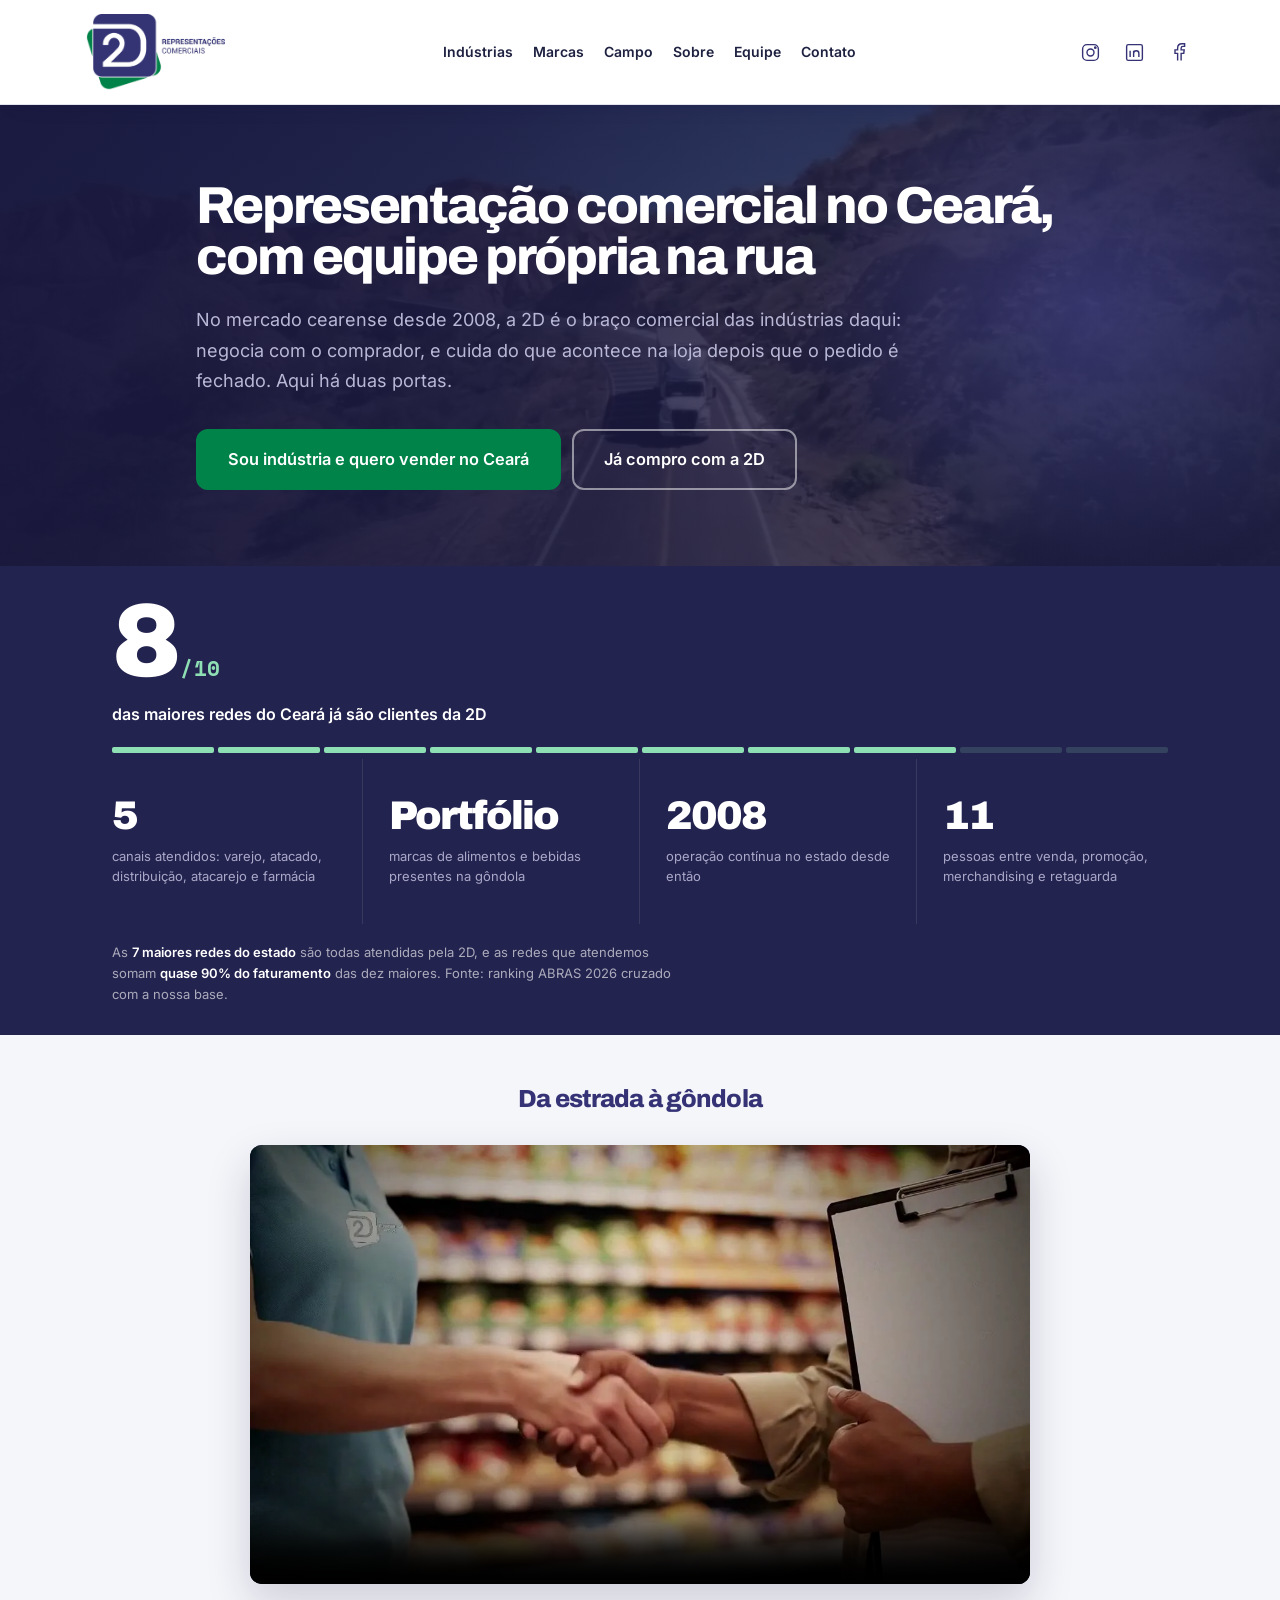
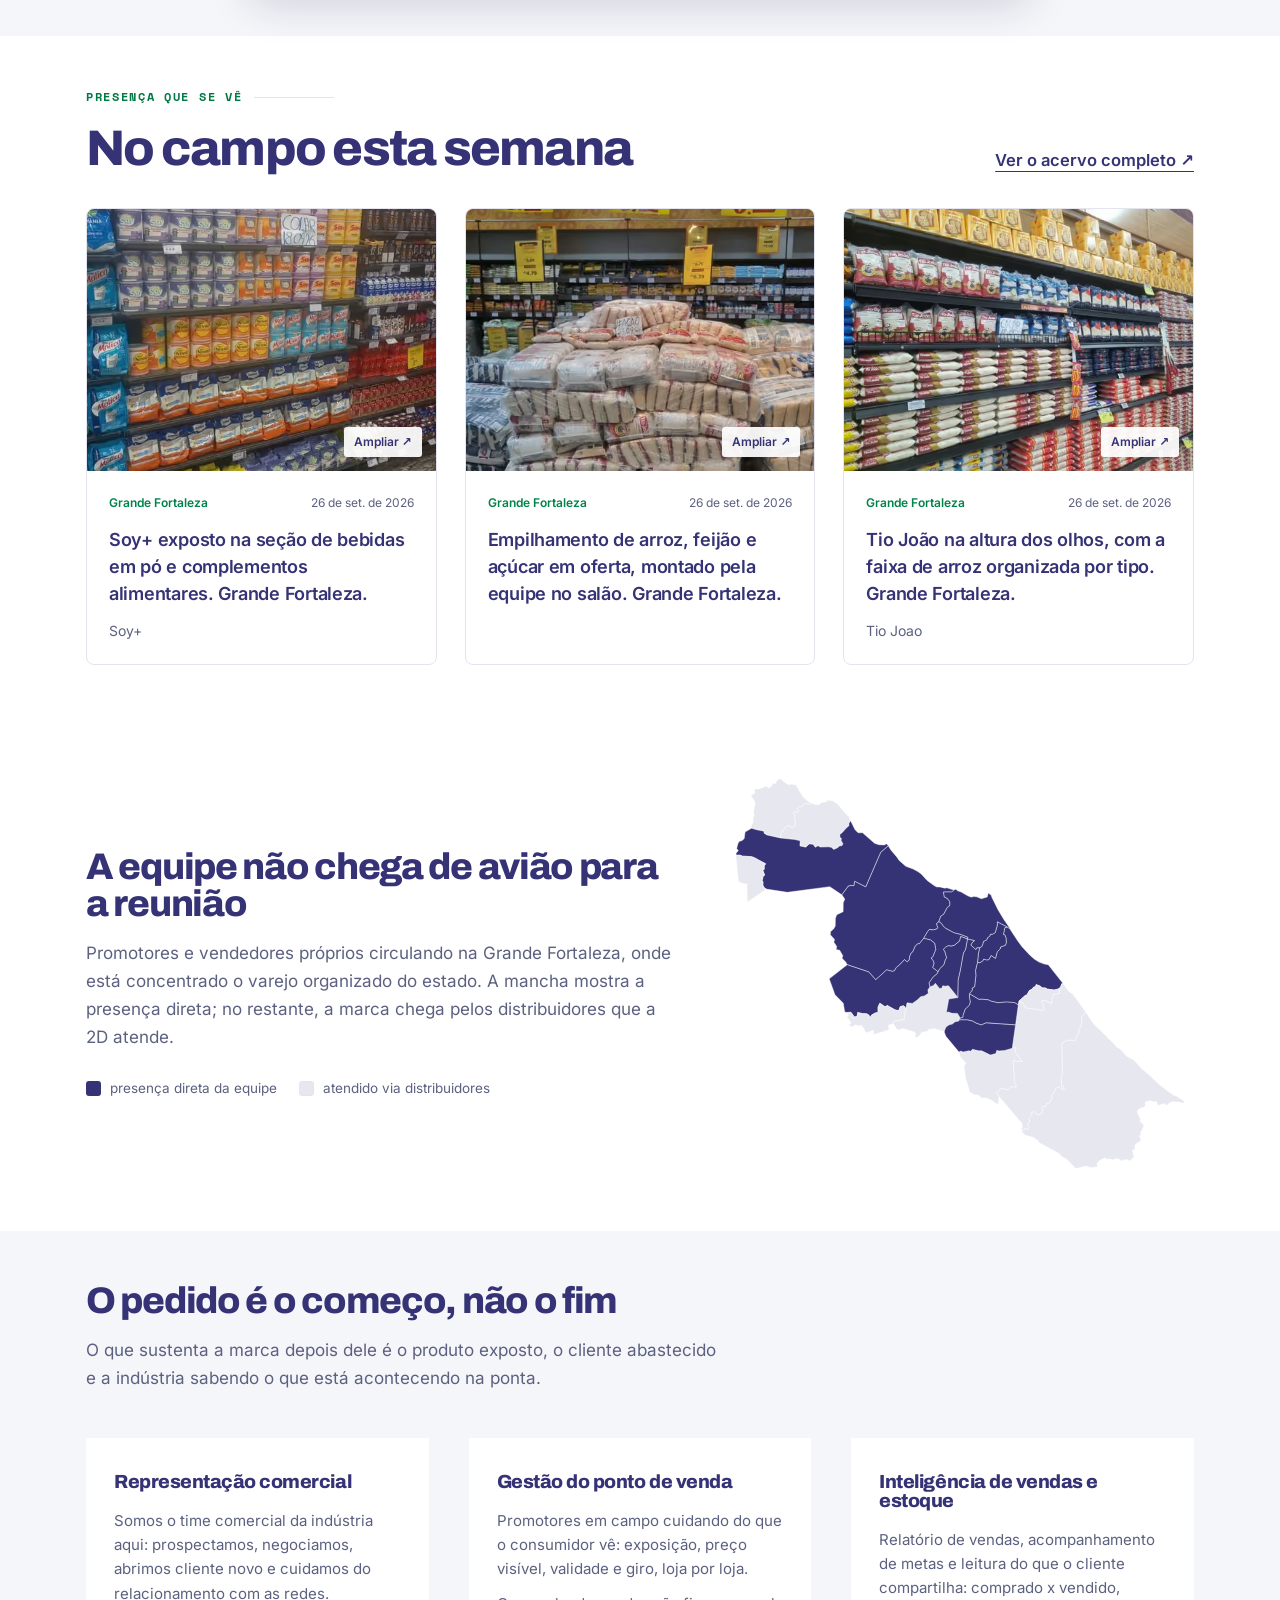
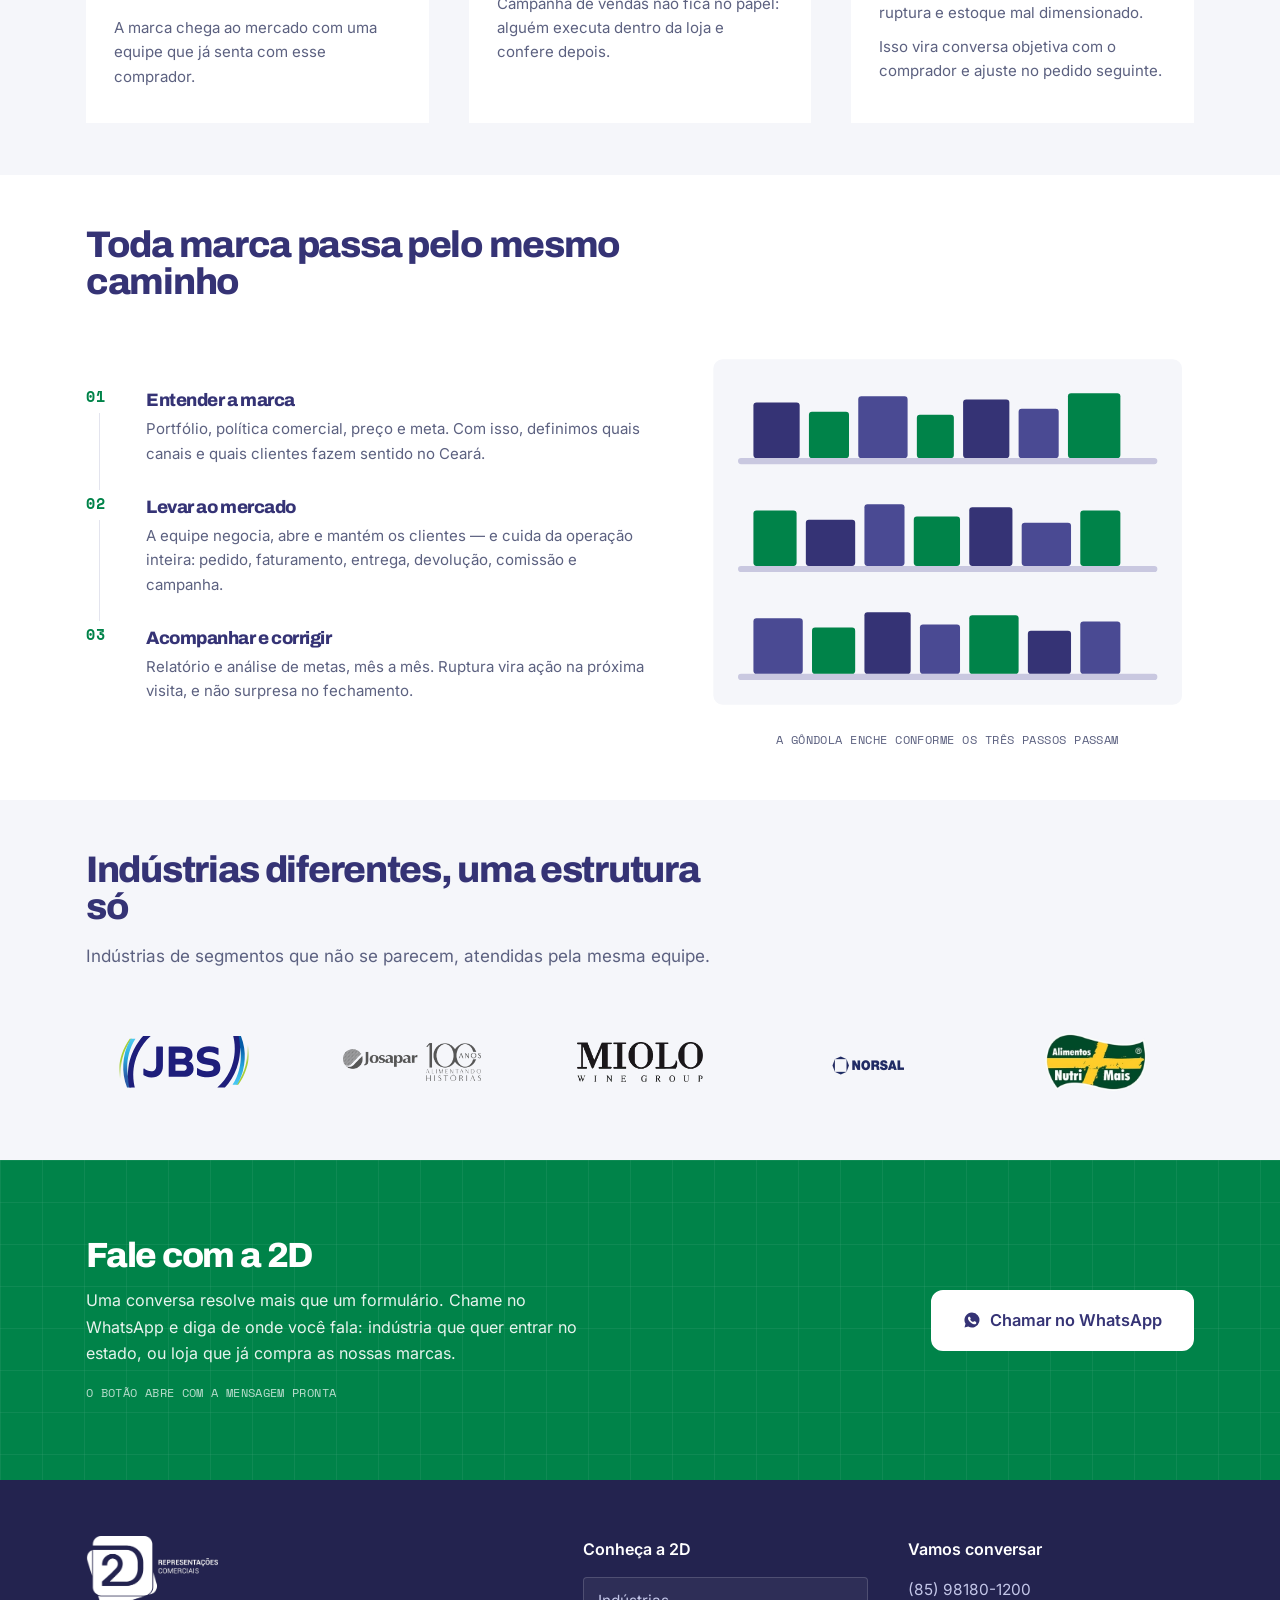
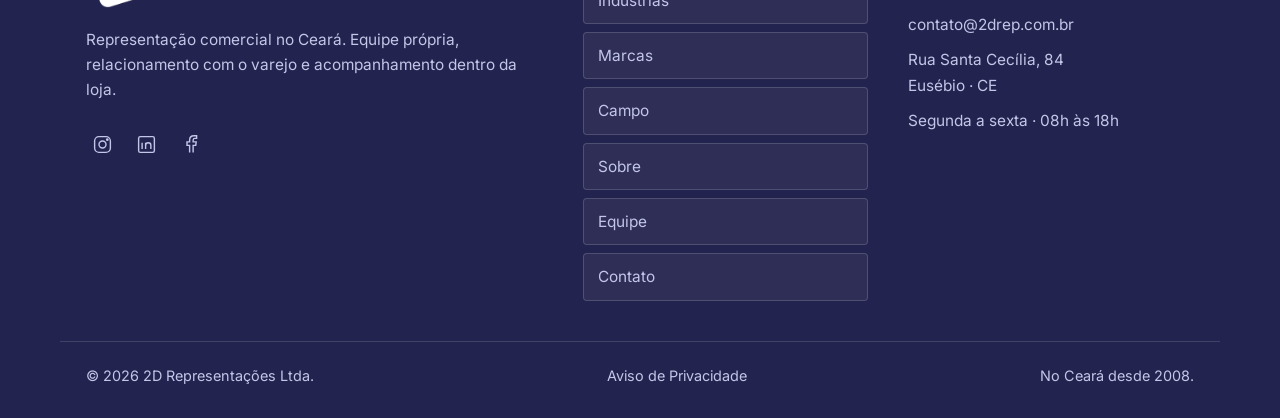
<file: index.html>
<!DOCTYPE html><html lang="pt-BR"><head><meta charset="utf-8"><meta name="viewport" content="width=device-width, initial-scale=1"><title>2D Representações | Representação Comercial no Ceará</title><meta name="description" content="A 2D Representações leva marcas e indústrias até supermercados, atacadistas, distribuidores, atacarejo e farmácias do Ceará, com equipe própria em campo."><meta name="theme-color" content="#353375"><!-- Propriedade "https://2drep.com.br/" no Google Search Console, verificada por
         metatag em 27/09/2026. Fica no layout, e nao como arquivo solto na raiz, porque
         o arquivo alguem apaga numa faxina e a propriedade cai junto. NAO REMOVER:
         o Google reconfere de tempos em tempos. O Search Console e o que sustenta a
         indexacao, o envio do sitemap e a remocao de URL — e e pre-requisito da
         verificacao de marca que libera o acesso Basico da API do Google Ads. --><meta name="google-site-verification" content="L3gNY5Cax0-ZKSfytOoUNS5yZfPrORazYYEIP8anbDY"><!-- Verificação de domínio da Meta (Configurações do negócio › Domínios, 27/09/2026): sustenta a verificação da empresa do portfólio 2drepres. --><meta name="facebook-domain-verification" content="d10u3vdebnchkim8b451quhq4npfpv"><link rel="canonical" href="https://2drep.com.br/"><meta property="og:title" content="2D Representações | Representação Comercial no Ceará"><meta property="og:description" content="A 2D Representações leva marcas e indústrias até supermercados, atacadistas, distribuidores, atacarejo e farmácias do Ceará, com equipe própria em campo."><meta property="og:type" content="website"><meta property="og:url" content="https://2drep.com.br/"><meta property="og:site_name" content="2D Representações"><meta property="og:locale" content="pt_BR"><meta property="og:image" content="https://2drep.com.br/assets/og/2d-compartilhar.jpg"><meta property="og:image:width" content="1200"><meta property="og:image:height" content="630"><meta property="og:image:alt" content="2D Representações: representação comercial no Ceará, com ponto extra Tio João no supermercado"><meta name="twitter:card" content="summary_large_image"><!-- Icone da aba e do resultado de busca. Ate 26/09/2026 isto apontava para
         logo-color.png, que e RETANGULAR (640x349): navegador e buscador espremem
         ou cortam. Agora sao quadrados de verdade, gerados do simbolo em alta
         (marca/logo/png/simbolo-cor.png, 3334px). Os tamanhos sao multiplos de 48
         porque e o que o Google exige para mostrar o icone ao lado do resultado. --><link rel="icon" type="image/png" sizes="48x48" href="/assets/logo/favicon-48.png"><link rel="icon" type="image/png" sizes="96x96" href="/assets/logo/favicon-96.png"><link rel="icon" type="image/png" sizes="192x192" href="/assets/logo/favicon-192.png"><link rel="apple-touch-icon" href="/assets/logo/apple-touch-icon.png"><!-- A logo do cabecalho e WEBP SEM PERDA de 320x175 (13,6 KB). Era o mesmo
         logo-color.png de 640x349 e 48,6 KB, que a home baixava inteiro para
         exibir 139px de largura (CSS: .logo{height:76px}) — 35 KB gastos em
         pixel que ninguem ve. O PNG continua no disco porque e ele que o
         JSON-LD entrega ao Google como logo da Organization. --><!-- Google tag: AW-18473481970 (Ads) + G-D82GPBVWT2 (GA4), servidos pelo mesmo
         conteiner. O GA4 entra como destino da tag, nao como config aqui: o porque,
         com os numeros, esta no AGENTS.md em `ga4-ratos`. --><script async src="https://www.googletagmanager.com/gtag/js?id=AW-18473481970"></script><script type="module">window.dataLayer=window.dataLayer||[];function e(){dataLayer.push(arguments)}window.gtag=e,e(`js`,new Date),e(`config`,`AW-18473481970`);</script><!-- Meta Pixel 1395801758838823 (conta de anuncios 2drep, portfolio 2drepres).
         Criado em 27/09/2026 pela skill meta-ads-ratos; mede visita (PageView) para
         publico de remarketing e conversao das campanhas da Meta. Aviso em /privacidade.
         O fbevents.js (~150 KB) so e baixado na primeira interacao (rolagem, toque,
         tecla) ou apos 5 s — o que vier antes. Assim o diretor no 4G recebe a pagina
         inteira antes do pixel, e a home continua dentro do teto de 1 MB da spec
         (tests/test-orcamento.mjs mede ate o networkidle). O fbq() enfileira
         chamadas ate o script chegar, entao o PageView nao se perde. --><script type="module">(function(e,t,n,r,i,a,o){if(e.fbq)return;i=e.fbq=function(){i.callMethod?i.callMethod.apply(i,arguments):i.queue.push(arguments)},e._fbq||=i,i.push=i,i.loaded=!0,i.version=`2.0`,i.queue=[];var s=!1;function c(){s||(s=!0,a=t.createElement(n),a.async=!0,a.src=r,o=t.getElementsByTagName(n)[0],o.parentNode.insertBefore(a,o))}[`scroll`,`pointerdown`,`touchstart`,`keydown`].forEach(function(t){e.addEventListener(t,c,{once:!0,passive:!0})}),e.setTimeout(c,5e3)})(window,document,`script`,`https://connect.facebook.net/en_US/fbevents.js`),fbq(`init`,`1395801758838823`),fbq(`track`,`PageView`);</script><noscript><img height="1" width="1" style="display:none" alt="" src="https://www.facebook.com/tr?id=1395801758838823&ev=PageView&noscript=1"></noscript><script type="application/ld+json">{"@context":"https://schema.org","@type":"Organization","name":"2D Representações","legalName":"2D Representações LTDA","url":"https://2drep.com.br","logo":"https://2drep.com.br/assets/logo/logo-color.png","image":"https://2drep.com.br/assets/logo/favicon-192.png","email":"contato@2drep.com.br","telephone":"+5585981801200","foundingDate":"2008","description":"Representacao comercial no Ceara: o braco comercial das industrias dentro do varejo, atacado, distribuicao, atacarejo e farmacias do estado.","address":{"@type":"PostalAddress","streetAddress":"Rua Santa Cecília, 84","addressLocality":"Eusébio","addressRegion":"CE","postalCode":"61760-000","addressCountry":"BR"},"areaServed":{"@type":"State","name":"Ceara"},"sameAs":["https://instagram.com/2drepres","https://www.linkedin.com/company/2drepres/","https://www.facebook.com/profile.php?id=61594897432743"]}</script><meta name="astro-view-transitions-enabled" content="true"><meta name="astro-view-transitions-fallback" content="animate"><script type="module" src="/_astro/ClientRouter.astro_astro_type_script_index_0_lang.CYDbzu1r.js"></script><link rel="preload" href="/assets/fonts/inter-400.woff2" as="font" type="font/woff2" crossorigin><link rel="preload" href="/assets/fonts/archivo-800.woff2" as="font" type="font/woff2" crossorigin><link rel="preload" as="image" href="/assets/video/poster-home.webp" fetchpriority="high"><link rel="stylesheet" href="/_astro/Base.CYRR868E.css"></head><body><a class="skip-link" href="#conteudo">Pular para o conteúdo</a><header class="site-header"><div class="container header-inner"><a class="logo-link" href="/index.html" aria-label="2D Representações — início"><img class="logo" src="/assets/logo/logo-color.webp" alt="2D Representações" width="320" height="175"></a><button class="menu-toggle" aria-controls="navegacao" aria-expanded="false" hidden>Menu <span aria-hidden="true">☰</span></button><nav class="main-nav" id="navegacao" aria-label="Navegação principal"><a href="/industrias.html">Indústrias</a><a href="/marcas.html">Marcas</a><a href="/campo.html">Campo</a><a href="/sobre.html">Sobre</a><a href="/equipe.html">Equipe</a><a href="/contato.html">Contato</a></nav><div class="header-redes"><div class="redes" aria-label="Redes sociais da 2D"><a href="https://instagram.com/2drepres" aria-label="Instagram" target="_blank" rel="noopener noreferrer"><svg viewBox="0 0 24 24" fill="none" stroke="currentColor" stroke-width="1.6" aria-hidden="true"><rect x="3" y="3" width="18" height="18" rx="5"/><circle cx="12" cy="12" r="4"/><circle cx="17.5" cy="6.5" r=".8"/></svg></a><a href="https://www.linkedin.com/company/2drepres/" aria-label="LinkedIn" target="_blank" rel="noopener noreferrer"><svg viewBox="0 0 24 24" fill="none" stroke="currentColor" stroke-width="1.6" aria-hidden="true"><rect x="3" y="3" width="18" height="18" rx="2"/><path d="M7 10v7m0-10v.1M11 17v-7m0 3c0-4 6-4 6 0v4"/></svg></a><a href="https://www.facebook.com/profile.php?id=61594897432743" aria-label="Facebook" target="_blank" rel="noopener noreferrer"><svg viewBox="0 0 24 24" fill="none" stroke="currentColor" stroke-width="1.6" aria-hidden="true"><path d="M15 21v-8h3l.5-4H15V7c0-1 .5-2 2-2h2V2h-3c-3 0-5 2-5 5v2H8v4h3v8"/></svg></a></div></div></div></header><script>(function(){var n=document.querySelector('.menu-toggle'),r=document.getElementById('navegacao');if(n&&r){n.hidden=false;document.documentElement.classList.add('menu-pronto')}})()</script><main id="conteudo" tabindex="-1"><section class="hero">
    <!-- O filme de 15 s (cenas 1, 4 e 6) roda atras do topo, mudo e em loop.
         preload="none": o video so comeca a baixar quando interacoes.ts manda
         tocar, depois do load — o LCP continua sendo o h1, nao o video. Sem JS,
         com movimento reduzido ou com o arquivo fora do ar, fica o poster. -->
    <div class="hero-bg" aria-hidden="true">
      <video class="hero-video" id="hero-video" src="/assets/video/institucional-home.mp4" poster="assets/video/poster-home.webp" muted loop playsinline preload="none" tabindex="-1"></video>
    </div>
    <div class="container hero-inner">
      <div>
        <h1>Representação comercial no Ceará, com equipe própria na rua</h1>
        <p class="hero-lead">No mercado cearense desde 2008, a 2D é o braço comercial das indústrias daqui: negocia com o comprador, e cuida do que acontece na loja depois que o pedido é fechado. Aqui há duas portas.</p>
        <div class="hero-ctas">
          <a class="btn btn-primary" href="/industrias.html">Sou indústria e quero vender no Ceará</a>
          <a class="btn btn-secondary" href="/contato.html">Já compro com a 2D</a>
        </div>
      </div>
    </div>
  </section>

  <section class="faixa">
    <div class="container">
      <div class="instr" id="instr">
        <div class="big"><span id="cnt" data-alvo="8">8</span><em>/10</em></div>
        <p class="lbl">das maiores redes do Ceará já são clientes da 2D</p>
        <div class="rulebar"><i></i><i></i><i></i><i></i><i></i><i></i><i></i><i></i><i></i><i></i></div>
      </div>
      <div class="faixa-g">
        <div class="faixa-i rv"><b>5</b><span>canais atendidos: varejo, atacado, distribuição, atacarejo e farmácia</span></div>
        <div class="faixa-i rv d1"><b>Portfólio</b><span>marcas de alimentos e bebidas presentes na gôndola</span></div>
        <div class="faixa-i rv d2"><b>2008</b><span>operação contínua no estado desde então</span></div>
        <div class="faixa-i rv d3"><b>11</b><span>pessoas entre venda, promoção, merchandising e retaguarda</span></div>
      </div>
      <p class="faixa-nota">As <b>7 maiores redes do estado</b> são todas atendidas pela 2D, e as redes que atendemos somam <b>quase 90% do faturamento</b> das dez maiores. Fonte: ranking ABRAS 2026 cruzado com a nossa base.</p>
    </div>
  </section>

  <section class="sec sec-filme">
    <div class="container filme-so">
      <h2 class="rv d1">Da estrada à gôndola</h2>
      <figure class="filme-player rv d2">
        <video controls preload="none" playsinline poster="assets/video/poster-filme.webp" src="/assets/video/institucional.mp4"></video>
      </figure>
    </div>
  </section>

  <section class="sec campo-faixa"><div class="container"><div class="section-heading"><div><p class="mono">Presença que se vê</p><h2>No campo esta semana</h2></div><a class="text-link" href="/campo.html">Ver o acervo completo ↗</a></div><div class="campo-grid"><article class="peca-campo" data-peca="2026-09-26-14" data-praca="grande-fortaleza" data-marcas="[&quot;soy&quot;]"><div class="peca-midia"><a href="https://cdn.jsdelivr.net/gh/diegopesquera/2d-midia@main/campo/2026-09-26-14.jpg" data-foto aria-label="Ampliar: Soy+ exposto na seção de bebidas em pó e complementos alimentares. Grande Fortaleza."><picture><source srcset="/_astro/2026-09-26-14_1sFRq3.avif 480w, /_astro/2026-09-26-14_2d0alT.avif 960w, /_astro/2026-09-26-14_6DPCM.avif 1600w" type="image/avif" sizes="(max-width: 760px) 100vw, 33vw"><source srcset="/_astro/2026-09-26-14_Zvoia3.webp 480w, /_astro/2026-09-26-14_1GKvP4.webp 960w, /_astro/2026-09-26-14_ZvbN5k.webp 1600w" type="image/webp" sizes="(max-width: 760px) 100vw, 33vw"><img src="/_astro/2026-09-26-14_1b8Obu.jpeg" srcset="/_astro/2026-09-26-14_2ni5TX.jpeg 480w, /_astro/2026-09-26-14_Z2gPlf.jpeg 960w, /_astro/2026-09-26-14_1wMvai.jpeg 1600w" sizes="(max-width: 760px) 100vw, 33vw" alt="Soy+ exposto na seção de bebidas em pó e complementos alimentares. Grande Fortaleza." loading="lazy" fetchpriority="auto" decoding="async" width="899" height="1599"></picture><span class="ampliar" aria-hidden="true">Ampliar ↗</span></a></div><div class="peca-texto"><p class="peca-meta"><span>Grande Fortaleza</span><time datetime="2026-09-26">26 de set. de 2026</time></p><h3>Soy+ exposto na seção de bebidas em pó e complementos alimentares. Grande Fortaleza.</h3><p class="peca-marcas">Soy+</p></div></article><article class="peca-campo" data-peca="2026-09-26-06" data-praca="grande-fortaleza" data-marcas="[]"><div class="peca-midia"><a href="https://cdn.jsdelivr.net/gh/diegopesquera/2d-midia@main/campo/2026-09-26-06.jpg" data-foto aria-label="Ampliar: Empilhamento de arroz, feijão e açúcar em oferta, montado pela equipe no salão. Grande Fortaleza."><picture><source srcset="/_astro/2026-09-26-06_Z2fCPV9.avif 480w, /_astro/2026-09-26-06_28x66D.avif 960w, /_astro/2026-09-26-06_13jfyu.avif 1600w" type="image/avif" sizes="(max-width: 760px) 100vw, 33vw"><source srcset="/_astro/2026-09-26-06_Pt7hG.webp 480w, /_astro/2026-09-26-06_1CirzN.webp 960w, /_astro/2026-09-26-06_qsAPn.webp 1600w" type="image/webp" sizes="(max-width: 760px) 100vw, 33vw"><img src="/_astro/2026-09-26-06_c0dj2.jpeg" srcset="/_astro/2026-09-26-06_Z1l1Cre.jpeg 480w, /_astro/2026-09-26-06_Z6ITAv.jpeg 960w, /_astro/2026-09-26-06_2trU60.jpeg 1600w" sizes="(max-width: 760px) 100vw, 33vw" alt="Empilhamento de arroz, feijão e açúcar em oferta, montado pela equipe no salão. Grande Fortaleza." loading="lazy" fetchpriority="auto" decoding="async" width="1200" height="1600"></picture><span class="ampliar" aria-hidden="true">Ampliar ↗</span></a></div><div class="peca-texto"><p class="peca-meta"><span>Grande Fortaleza</span><time datetime="2026-09-26">26 de set. de 2026</time></p><h3>Empilhamento de arroz, feijão e açúcar em oferta, montado pela equipe no salão. Grande Fortaleza.</h3></div></article><article class="peca-campo" data-peca="2026-09-26-03" data-praca="grande-fortaleza" data-marcas="[&quot;tio-joao&quot;]"><div class="peca-midia"><a href="https://cdn.jsdelivr.net/gh/diegopesquera/2d-midia@main/campo/2026-09-26-03.jpg" data-foto aria-label="Ampliar: Tio João na altura dos olhos, com a faixa de arroz organizada por tipo. Grande Fortaleza."><picture><source srcset="/_astro/2026-09-26-03_1K5BER.avif 480w, /_astro/2026-09-26-03_T6HWj.avif 960w, /_astro/2026-09-26-03_2einxH.avif 1600w" type="image/avif" sizes="(max-width: 760px) 100vw, 33vw"><source srcset="/_astro/2026-09-26-03_ZdYxUe.webp 480w, /_astro/2026-09-26-03_Z14XrCM.webp 960w, /_astro/2026-09-26-03_1BrIOA.webp 1600w" type="image/webp" sizes="(max-width: 760px) 100vw, 33vw"><img src="/_astro/2026-09-26-03_1gTNiS.jpeg" srcset="/_astro/2026-09-26-03_Z2puiE9.jpeg 480w, /_astro/2026-09-26-03_1NHVre.jpeg 960w, /_astro/2026-09-26-03_Z1pK5II.jpeg 1600w" sizes="(max-width: 760px) 100vw, 33vw" alt="Tio João na altura dos olhos, com a faixa de arroz organizada por tipo. Grande Fortaleza." loading="lazy" fetchpriority="auto" decoding="async" width="1280" height="960"></picture><span class="ampliar" aria-hidden="true">Ampliar ↗</span></a></div><div class="peca-texto"><p class="peca-meta"><span>Grande Fortaleza</span><time datetime="2026-09-26">26 de set. de 2026</time></p><h3>Tio João na altura dos olhos, com a faixa de arroz organizada por tipo. Grande Fortaleza.</h3><p class="peca-marcas">Tio Joao</p></div></article></div></div></section>

  <section class="sec">
    <div class="container">
      <div class="mapa-wrap">
        <div>
          <h2 class="rv d1 mapa-title">A equipe não chega de avião para a reunião</h2>
          <p class="rv d2 mapa-lead">Promotores e vendedores próprios circulando na Grande Fortaleza, onde está concentrado o varejo organizado do estado. A mancha mostra a presença direta; no restante, a marca chega pelos distribuidores que a 2D atende.</p>
          <div class="legenda rv d3">
            <span><i class="sw" style="background:#353375"></i> presença direta da equipe</span>
            <span><i class="sw" style="background:#e7e7f0;border:1px solid var(--line)"></i> atendido via distribuidores</span>
          </div>
        </div>
        <div class="mapa" id="mapa">
          <svg viewBox="0 0 760 664" role="img">
<title>Municípios da região de Fortaleza em que a 2D Representações atua</title>
<style>.m{fill:#e7e7f0;stroke:#fff;stroke-width:.7}.m.a{fill:#e7e7f0}</style>
<path class="m a" style="--d:50ms" d="M394.9,364.7 L410.4,373.8 L416.4,373.6 L425.9,374.6 L429.1,376.4 L440.6,379.2 L454.6,378.1 L468.1,379.0 L474.3,382.8 L475.4,376.5 L485.4,367.5 L488.1,366.8 L492.2,359.5 L496.7,357.0 L499.4,353.5 L502.3,353.4 L503.1,349.8 L509.5,352.0 L513.0,355.1 L518.8,355.3 L521.0,357.1 L532.3,358.5 L539.3,357.0 L540.5,355.6 L542.5,354.7 L544.7,348.6 L546.9,348.0 L522.8,317.5 L516.5,316.5 L507.9,313.3 L500.5,308.5 L492.7,301.8 L480.3,288.4 L472.8,278.1 L460.1,258.6 L456.4,256.3 L452.4,257.4 L450.1,268.4 L452.4,269.2 L454.3,274.0 L454.8,281.8 L453.3,285.9 L445.3,288.9 L444.9,291.8 L439.9,296.8 L437.3,307.2 L430.0,302.5 L426.6,309.2 L422.8,309.7 L418.2,308.3 L416.4,311.6 L412.0,314.1 L408.0,313.6 L404.8,326.7 L405.4,335.2 L403.3,353.3 L399.1,355.6 L399.7,358.6Z"/>
<path class="m" d="M730.8,530.6 L726.4,529.5 L716.1,521.9 L700.9,510.1 L686.5,496.2 L674.9,486.7 L661.2,471.6 L650.1,466.1 L639.2,454.2 L634.2,451.3 L626.2,442.2 L620.6,437.6 L616.9,433.1 L603.6,420.4 L599.6,417.2 L592.5,408.0 L583.7,394.3 L577.1,401.7 L577.0,412.6 L575.4,418.3 L571.5,423.6 L572.8,426.6 L571.2,431.2 L567.7,436.0 L567.0,439.7 L563.4,440.7 L558.5,439.5 L552.6,440.5 L544.9,444.7 L545.5,497.9 L543.3,501.5 L544.9,515.3 L547.1,515.0 L548.7,519.9 L543.9,518.7 L539.7,515.4 L533.6,519.2 L533.4,523.3 L528.0,529.7 L528.5,534.6 L524.8,541.9 L520.0,542.6 L519.0,547.5 L514.0,547.5 L512.2,550.8 L514.3,553.0 L512.9,558.2 L506.3,561.5 L499.9,555.6 L495.5,557.1 L496.5,560.3 L490.7,567.6 L492.7,571.4 L489.1,577.2 L491.7,581.6 L490.8,584.0 L484.6,583.6 L480.2,589.0 L485.7,594.2 L498.3,597.6 L506.7,603.6 L507.5,606.0 L541.2,624.4 L544.0,628.1 L551.1,632.2 L552.6,633.0 L564.5,644.9 L566.9,648.1 L577.0,646.1 L583.6,644.0 L588.9,646.0 L595.3,646.6 L603.0,645.4 L602.0,640.1 L606.3,635.3 L614.8,630.9 L617.8,633.2 L623.8,632.8 L628.8,634.2 L631.9,631.9 L636.9,632.6 L641.1,636.1 L645.7,634.0 L651.2,633.9 L655.1,635.9 L662.1,629.0 L659.1,618.3 L663.2,617.6 L663.6,610.6 L664.9,608.4 L673.3,603.0 L673.0,599.4 L670.6,596.2 L673.4,592.2 L672.5,589.3 L675.0,585.6 L678.0,578.4 L671.6,571.0 L672.3,566.4 L670.1,564.4 L667.0,555.3 L671.2,551.0 L678.1,548.7 L680.8,545.3 L679.6,541.3 L683.1,539.1 L689.0,538.2 L692.5,539.7 L697.8,539.3 L701.7,546.3 L708.2,543.0 L711.0,542.8 L713.7,545.6 L716.9,544.9 L719.6,541.3 L724.5,539.9 L734.9,540.4 L741.4,542.4 L744.0,538.5 L740.0,536.7Z"/>
<path class="m" d="M480.2,589.0 L484.6,583.6 L490.8,584.0 L491.7,581.6 L489.1,577.2 L492.7,571.4 L490.7,567.6 L496.5,560.3 L495.5,557.1 L499.9,555.6 L506.3,561.5 L512.9,558.2 L514.3,553.0 L512.2,550.8 L514.0,547.5 L519.0,547.5 L520.0,542.6 L524.8,541.9 L528.5,534.6 L528.0,529.7 L533.4,523.3 L533.6,519.2 L539.7,515.4 L543.9,518.7 L548.7,519.9 L547.1,515.0 L544.9,515.3 L543.3,501.5 L545.5,497.9 L544.9,444.7 L552.6,440.5 L558.5,439.5 L563.4,440.7 L567.0,439.7 L567.7,436.0 L571.2,431.2 L572.8,426.6 L571.5,423.6 L575.4,418.3 L577.0,412.6 L577.1,401.7 L583.7,394.3 L562.0,364.3 L557.8,362.1 L554.7,358.9 L546.9,348.0 L544.7,348.6 L542.5,354.7 L540.5,355.6 L540.9,363.9 L530.5,366.1 L530.7,367.6 L527.7,380.3 L519.2,376.1 L512.2,374.5 L516.2,390.5 L513.8,391.5 L500.4,389.2 L485.9,387.4 L481.7,379.8 L475.4,376.5 L474.3,382.8 L469.8,415.2 L464.4,453.2 L470.7,451.3 L468.6,458.5 L480.6,474.5 L476.5,474.7 L465.9,472.9 L468.1,509.2 L470.7,512.7 L470.5,515.6 L462.7,515.6 L459.3,519.4 L454.0,520.2 L450.6,518.4 L446.7,518.5 L438.6,525.4 L443.1,531.6 L476.7,570.9 L479.2,573.1 L481.0,578.1 L479.6,584.1Z"/>
<path class="m a" style="--d:140ms" d="M345.3,247.7 L348.4,239.0 L353.2,235.8 L358.9,224.8 L363.4,221.3 L363.1,215.2 L359.0,209.9 L354.3,207.7 L352.9,199.6 L366.5,199.5 L369.7,196.5 L358.3,192.8 L355.1,193.3 L346.9,191.4 L342.2,191.4 L338.2,189.6 L326.4,181.0 L317.2,170.8 L311.2,166.3 L303.5,162.1 L291.6,157.7 L281.0,148.4 L277.1,142.7 L267.5,131.4 L263.2,124.4 L250.9,135.2 L226.7,191.1 L208.8,182.0 L207.4,189.2 L202.5,188.8 L198.2,190.0 L187.9,204.1 L192.7,211.0 L190.2,217.2 L190.0,231.5 L179.6,236.6 L177.5,242.3 L177.2,254.8 L174.9,259.1 L169.5,264.2 L169.3,269.1 L176.2,276.7 L174.9,280.8 L179.6,287.8 L178.7,292.9 L184.4,294.1 L189.5,302.8 L188.3,307.2 L194.5,313.5 L196.6,317.5 L231.6,329.2 L242.9,342.0 L260.8,325.9 L270.2,328.4 L273.6,327.1 L276.1,322.2 L282.8,316.7 L289.4,309.3 L294.0,312.9 L297.3,310.1 L298.0,304.0 L300.5,298.6 L303.2,296.5 L307.2,287.0 L311.9,283.2 L313.6,283.7 L320.8,274.7 L327.0,263.9 L329.8,260.4 L336.2,261.1 L342.2,259.5 L343.7,257.6 L341.6,250.9Z"/>
<path class="m" d="M378.0,459.3 L379.6,466.4 L389.1,476.8 L386.1,482.6 L388.8,502.0 L395.8,524.3 L402.6,528.3 L409.7,529.3 L415.2,534.0 L419.0,533.5 L425.9,535.0 L430.7,537.5 L439.8,543.9 L441.9,542.7 L443.1,531.6 L438.6,525.4 L446.7,518.5 L450.6,518.4 L454.0,520.2 L459.3,519.4 L462.7,515.6 L470.5,515.6 L470.7,512.7 L468.1,509.2 L465.9,472.9 L476.5,474.7 L480.6,474.5 L468.6,458.5 L470.7,451.3 L464.4,453.2 L452.3,456.6 L442.8,457.4 L439.4,456.5 L437.9,461.6 L429.1,464.1 L414.7,457.2 L410.1,457.3 L399.8,454.8 L397.0,457.9 L394.0,457.2 L384.8,459.1 L380.9,457.7Z"/>
<path class="m a" style="--d:230ms" d="M456.4,256.3 L440.1,247.7 L440.4,252.7 L436.7,265.5 L432.4,268.0 L428.7,268.2 L428.0,271.1 L424.1,273.9 L423.0,277.3 L418.0,279.5 L415.3,287.9 L411.4,290.0 L409.4,300.3 L408.0,313.6 L412.0,314.1 L416.4,311.6 L418.2,308.3 L422.8,309.7 L426.6,309.2 L430.0,302.5 L437.3,307.2 L439.9,296.8 L444.9,291.8 L445.3,288.9 L453.3,285.9 L454.8,281.8 L454.3,274.0 L452.4,269.2 L450.1,268.4 L452.4,257.4Z"/>
<path class="m a" style="--d:320ms" d="M391.7,275.8 L403.1,278.5 L399.9,281.0 L397.1,285.7 L405.5,293.1 L407.0,290.2 L411.4,290.0 L415.3,287.9 L418.0,279.5 L423.0,277.3 L424.1,273.9 L428.0,271.1 L428.7,268.2 L432.4,268.0 L436.7,265.5 L440.4,252.7 L440.1,247.7 L456.4,256.3 L460.1,258.6 L460.1,257.7 L450.8,244.1 L441.3,228.3 L431.5,208.6 L430.1,204.5 L425.4,201.2 L423.9,207.6 L414.3,210.4 L406.6,207.4 L400.9,206.9 L398.5,207.9 L392.8,206.0 L381.6,199.7 L375.6,197.4 L373.1,195.1 L369.7,196.5 L366.5,199.5 L352.9,199.6 L354.3,207.7 L359.0,209.9 L363.1,215.2 L363.4,221.3 L358.9,224.8 L353.2,235.8 L348.4,239.0 L345.3,247.7 L349.2,250.2 L352.7,255.3 L356.5,258.6 L370.0,265.8 L380.4,268.4 L392.2,273.0Z"/>
<path class="m" d="M380.0,404.1 L375.6,396.5 L366.6,396.4 L360.9,394.2 L357.5,395.2 L361.4,373.2 L376.0,370.9 L371.7,364.9 L360.9,351.6 L355.5,352.4 L351.7,351.6 L350.2,355.8 L346.3,356.0 L339.7,347.5 L336.7,351.1 L330.8,353.5 L327.5,358.4 L328.4,363.8 L321.9,368.1 L315.9,369.5 L310.3,374.8 L302.3,380.4 L293.7,379.4 L291.5,389.8 L288.3,407.0 L281.4,407.0 L279.6,408.8 L275.3,408.1 L270.9,410.3 L271.9,413.8 L278.3,423.7 L287.5,421.1 L305.7,426.5 L307.7,428.9 L306.5,435.7 L310.7,435.2 L315.3,430.8 L316.3,428.2 L321.4,426.2 L326.1,425.9 L328.7,422.8 L337.7,421.4 L352.4,425.3 L354.5,424.2 L356.9,418.6 L362.0,415.1 L367.2,413.9 L371.6,410.1 L377.7,409.0 L378.1,407.0Z"/>
<path class="m a" style="--d:410ms" d="M469.8,415.2 L474.3,382.8 L468.1,379.0 L454.6,378.1 L440.6,379.2 L429.1,376.4 L425.9,374.6 L416.4,373.6 L410.4,373.8 L394.9,364.7 L394.9,370.3 L396.3,377.8 L394.8,383.1 L387.9,389.7 L384.3,400.3 L384.4,402.6 L380.0,404.1 L378.1,407.0 L391.6,407.1 L399.6,408.9 L405.8,412.3 L414.1,415.3 L421.9,411.9Z"/>
<path class="m a" style="--d:500ms" d="M408.0,313.6 L409.4,300.3 L411.4,290.0 L407.0,290.2 L405.5,293.1 L397.1,285.7 L399.9,281.0 L403.1,278.5 L391.7,275.8 L388.6,292.8 L385.1,298.7 L380.2,326.2 L376.5,342.5 L376.0,370.9 L361.4,373.2 L357.5,395.2 L360.9,394.2 L366.6,396.4 L375.6,396.5 L380.0,404.1 L384.4,402.6 L384.3,400.3 L387.9,389.7 L394.8,383.1 L396.3,377.8 L394.9,370.3 L394.9,364.7 L399.7,358.6 L399.1,355.6 L403.3,353.3 L405.4,335.2 L404.8,326.7Z"/>
<path class="m a" style="--d:590ms" d="M344.2,329.1 L346.8,324.2 L353.7,317.5 L355.9,309.7 L358.0,306.4 L355.0,295.4 L352.4,292.9 L357.5,288.1 L361.6,286.7 L365.1,287.4 L370.2,286.2 L379.2,279.0 L380.8,271.8 L391.7,275.8 L392.2,273.0 L380.4,268.4 L370.0,265.8 L356.5,258.6 L352.7,255.3 L349.2,250.2 L345.3,247.7 L341.6,250.9 L343.7,257.6 L342.2,259.5 L336.2,261.1 L329.8,260.4 L327.0,263.9 L320.8,274.7 L332.0,277.4 L338.5,282.6 L340.3,292.7 L335.3,304.9 L332.7,306.5 L336.7,312.0 L337.3,316.1 L335.2,322.1Z"/>
<path class="m a" style="--d:680ms" d="M320.8,274.7 L313.6,283.7 L311.9,283.2 L307.2,287.0 L303.2,296.5 L300.5,298.6 L298.0,304.0 L297.3,310.1 L294.0,312.9 L289.4,309.3 L282.8,316.7 L276.1,322.2 L273.6,327.1 L270.2,328.4 L260.8,325.9 L242.9,342.0 L231.6,329.2 L196.6,317.5 L167.4,340.5 L176.8,366.1 L190.3,380.0 L192.6,394.2 L196.6,395.0 L202.7,394.8 L208.4,402.5 L212.7,401.3 L213.8,395.0 L221.8,396.9 L227.4,396.9 L231.1,398.6 L234.4,403.0 L236.2,399.2 L242.3,395.7 L246.6,395.2 L246.6,386.6 L249.6,379.9 L258.0,385.8 L261.6,383.7 L273.9,390.5 L278.6,391.9 L281.1,390.9 L282.4,385.9 L287.6,384.1 L290.3,386.0 L291.5,389.8 L293.7,379.4 L302.3,380.4 L310.3,374.8 L315.9,369.5 L321.9,368.1 L328.4,363.8 L327.5,358.4 L330.8,353.5 L329.6,346.9 L336.0,337.6 L342.7,332.2 L344.2,329.1 L335.2,322.1 L337.3,316.1 L336.7,312.0 L332.7,306.5 L335.3,304.9 L340.3,292.7 L338.5,282.6 L332.0,277.4Z"/>
<path class="m a" style="--d:770ms" d="M378.0,459.3 L380.9,457.7 L384.8,459.1 L394.0,457.2 L397.0,457.9 L399.8,454.8 L410.1,457.3 L414.7,457.2 L429.1,464.1 L437.9,461.6 L439.4,456.5 L442.8,457.4 L452.3,456.6 L464.4,453.2 L469.8,415.2 L421.9,411.9 L414.1,415.3 L405.8,412.3 L399.6,408.9 L391.6,407.1 L378.1,407.0 L377.7,409.0 L371.6,410.1 L367.2,413.9 L362.0,415.1 L356.9,418.6 L354.5,424.2 L354.2,426.9 L356.7,433.7Z"/>
<path class="m a" style="--d:860ms" d="M330.8,353.5 L336.7,351.1 L339.7,347.5 L346.3,356.0 L350.2,355.8 L351.7,351.6 L355.5,352.4 L360.9,351.6 L371.7,364.9 L376.0,370.9 L376.5,342.5 L380.2,326.2 L385.1,298.7 L388.6,292.8 L391.7,275.8 L380.8,271.8 L379.2,279.0 L370.2,286.2 L365.1,287.4 L361.6,286.7 L357.5,288.1 L352.4,292.9 L355.0,295.4 L358.0,306.4 L355.9,309.7 L353.7,317.5 L346.8,324.2 L344.2,329.1 L342.7,332.2 L336.0,337.6 L329.6,346.9Z"/>
<path class="m" d="M239.9,430.8 L264.8,423.2 L263.4,418.1 L264.4,415.0 L271.9,413.8 L270.9,410.3 L275.3,408.1 L279.6,408.8 L281.4,407.0 L288.3,407.0 L291.5,389.8 L290.3,386.0 L287.6,384.1 L282.4,385.9 L281.1,390.9 L278.6,391.9 L273.9,390.5 L261.6,383.7 L258.0,385.8 L249.6,379.9 L246.6,386.6 L246.6,395.2 L242.3,395.7 L236.2,399.2 L234.4,403.0 L231.1,398.6 L227.4,396.9 L221.8,396.9 L213.8,395.0 L212.7,401.3 L208.4,402.5 L202.7,394.8 L196.6,395.0 L199.0,397.5 L196.5,402.9 L203.0,412.0 L198.9,415.5 L204.7,418.7 L210.1,415.1 L214.8,416.5 L220.4,416.3 L227.4,428.2 L238.9,423.9Z"/>
<path class="m" d="M88.2,111.9 L112.0,114.5 L120.3,116.4 L119.9,124.8 L129.5,126.8 L135.1,121.5 L141.1,122.2 L145.0,127.1 L149.2,124.6 L153.0,126.7 L165.8,126.3 L170.9,127.1 L174.9,130.5 L181.0,127.6 L184.1,125.0 L188.4,124.3 L189.7,121.2 L186.6,115.6 L187.4,112.8 L184.8,110.6 L184.7,106.2 L188.8,102.9 L194.8,96.0 L199.5,91.9 L199.4,88.5 L202.2,83.9 L199.9,78.1 L191.2,69.1 L181.9,57.4 L173.0,51.5 L165.5,50.6 L162.0,53.4 L154.9,54.3 L152.0,57.4 L145.5,58.1 L137.7,55.2 L135.7,57.5 L128.4,55.6 L123.2,60.1 L117.6,61.6 L115.7,64.1 L118.1,68.5 L115.4,71.0 L111.0,68.5 L109.1,71.5 L111.8,74.7 L110.2,78.3 L112.1,82.1 L111.4,93.6 L107.1,94.9 L100.5,91.1 L93.7,98.3 L88.9,104.6Z"/>
<path class="m" d="M88.2,111.9 L88.9,104.6 L93.7,98.3 L100.5,91.1 L107.1,94.9 L111.4,93.6 L112.1,82.1 L110.2,78.3 L111.8,74.7 L109.1,71.5 L111.0,68.5 L115.4,71.0 L118.1,68.5 L115.7,64.1 L117.6,61.6 L123.2,60.1 L128.4,55.6 L135.7,57.5 L137.7,55.2 L133.1,52.7 L124.8,44.5 L118.9,35.5 L114.3,26.2 L107.1,24.5 L101.4,25.5 L93.1,20.4 L89.0,16.0 L84.0,17.2 L80.5,23.3 L75.2,23.7 L74.4,27.7 L69.1,30.7 L65.3,27.6 L53.4,32.3 L45.2,32.3 L47.3,36.9 L45.1,40.4 L41.0,42.3 L41.2,45.0 L45.8,50.3 L47.4,57.8 L45.8,61.0 L44.7,71.0 L46.0,75.4 L43.9,79.5 L43.7,86.8 L40.9,92.2 L41.5,96.1 L49.9,98.6 L61.5,100.8 L61.7,104.1 L66.3,107.0Z"/>
<path class="m" d="M475.4,376.5 L481.7,379.8 L485.9,387.4 L500.4,389.2 L513.8,391.5 L516.2,390.5 L512.2,374.5 L519.2,376.1 L527.7,380.3 L530.7,367.6 L530.5,366.1 L540.9,363.9 L540.5,355.6 L539.3,357.0 L532.3,358.5 L521.0,357.1 L518.8,355.3 L513.0,355.1 L509.5,352.0 L503.1,349.8 L502.3,353.4 L499.4,353.5 L496.7,357.0 L492.2,359.5 L488.1,366.8 L485.4,367.5Z"/>
<path class="m a" style="--d:950ms" d="M263.2,124.4 L260.4,121.3 L256.9,123.2 L248.1,122.9 L241.0,120.6 L221.6,103.5 L214.2,103.4 L209.1,98.0 L202.2,83.9 L199.4,88.5 L199.5,91.9 L194.8,96.0 L188.8,102.9 L184.7,106.2 L184.8,110.6 L187.4,112.8 L186.6,115.6 L189.7,121.2 L188.4,124.3 L184.1,125.0 L181.0,127.6 L174.9,130.5 L170.9,127.1 L165.8,126.3 L153.0,126.7 L149.2,124.6 L145.0,127.1 L141.1,122.2 L135.1,121.5 L129.5,126.8 L119.9,124.8 L120.3,116.4 L112.0,114.5 L88.2,111.9 L66.3,107.0 L61.7,104.1 L61.5,100.8 L49.9,98.6 L41.5,96.1 L30.9,102.3 L29.6,112.8 L26.3,116.1 L21.7,117.4 L19.3,121.1 L17.3,128.8 L20.0,132.6 L16.6,136.1 L16.0,139.7 L23.3,139.9 L26.7,141.4 L41.6,142.2 L46.0,143.9 L64.2,153.7 L61.9,157.2 L62.0,162.7 L59.6,164.2 L62.7,172.0 L60.1,174.6 L58.6,181.2 L60.1,183.4 L59.7,188.3 L61.7,192.4 L65.3,194.8 L99.5,200.1 L168.4,190.9 L187.9,204.1 L198.2,190.0 L202.5,188.8 L207.4,189.2 L208.8,182.0 L226.7,191.1 L250.9,135.2Z"/>
<path class="m" d="M65.3,194.8 L61.7,192.4 L59.7,188.3 L60.1,183.4 L58.6,181.2 L60.1,174.6 L62.7,172.0 L59.6,164.2 L62.0,162.7 L61.9,157.2 L64.2,153.7 L46.0,143.9 L41.6,142.2 L26.7,141.4 L23.3,139.9 L16.0,139.7 L19.9,180.7 L21.6,183.5 L30.0,186.7 L33.8,185.7 L34.6,216.3Z"/>
          </svg>
        </div>
      </div>
    </div>
  </section>

  <section class="sec sec-paper">
    <div class="container">
      <div class="sec-head">
        <h2 class="rv d1">O pedido é o começo, não o fim</h2>
        <p class="rv d2">O que sustenta a marca depois dele é o produto exposto, o cliente abastecido e a indústria sabendo o que está acontecendo na ponta.</p>
      </div>
      <div class="cards-num">
        <div class="card-num rv">
          <h3>Representação comercial</h3>
          <p>Somos o time comercial da indústria aqui: prospectamos, negociamos, abrimos cliente novo e cuidamos do relacionamento com as redes.</p>
          <p>A marca chega ao mercado com uma equipe que já senta com esse comprador.</p>
        </div>
        <div class="card-num rv d1">
          <h3>Gestão do ponto de venda</h3>
          <p>Promotores em campo cuidando do que o consumidor vê: exposição, preço visível, validade e giro, loja por loja.</p>
          <p>Campanha de vendas não fica no papel: alguém executa dentro da loja e confere depois.</p>
        </div>
        <div class="card-num rv d2">
          <h3>Inteligência de vendas e estoque</h3>
          <p>Relatório de vendas, acompanhamento de metas e leitura do que o cliente compartilha: comprado x vendido, ruptura e estoque mal dimensionado.</p>
          <p>Isso vira conversa objetiva com o comprador e ajuste no pedido seguinte.</p>
        </div>
      </div>
    </div>
  </section>

  <section class="sec" id="como-trabalhamos">
    <div class="container">
      <div class="sec-head">
        <h2 class="rv d1">Toda marca passa pelo mesmo caminho</h2>
      </div>
      <div class="passos-wrap">
        <ol class="passos">
          <li class="rv"><h3>Entender a marca</h3><p>Portfólio, política comercial, preço e meta. Com isso, definimos quais canais e quais clientes fazem sentido no Ceará.</p></li>
          <li class="rv d1"><h3>Levar ao mercado</h3><p>A equipe negocia, abre e mantém os clientes — e cuida da operação inteira: pedido, faturamento, entrega, devolução, comissão e campanha.</p></li>
          <li class="rv d2"><h3>Acompanhar e corrigir</h3><p>Relatório e análise de metas, mês a mês. Ruptura vira ação na próxima visita, e não surpresa no fechamento.</p></li>
        </ol>
        <div>
          <div class="gondola" id="gondola">
            <svg viewBox="0 0 320 240" role="img" aria-label="Ilustração de uma gôndola de supermercado sendo abastecida">
              <rect x="8" y="8" width="304" height="224" rx="6" fill="#f5f6fa"/>
              <rect x="24" y="72" width="272" height="4" rx="2" fill="#c9c8e0"/>
              <rect x="24" y="142" width="272" height="4" rx="2" fill="#c9c8e0"/>
              <rect x="24" y="212" width="272" height="4" rx="2" fill="#c9c8e0"/>
              <g class="prod" style="--i:0"><rect x="34" y="36" width="30" height="36" rx="2" fill="#353375"/></g>
              <g class="prod" style="--i:1"><rect x="70" y="42" width="26" height="30" rx="2" fill="#008349"/></g>
              <g class="prod" style="--i:2"><rect x="102" y="32" width="32" height="40" rx="2" fill="#4a4a93"/></g>
              <g class="prod" style="--i:3"><rect x="140" y="44" width="24" height="28" rx="2" fill="#008349"/></g>
              <g class="prod" style="--i:4"><rect x="170" y="34" width="30" height="38" rx="2" fill="#353375"/></g>
              <g class="prod" style="--i:5"><rect x="206" y="40" width="26" height="32" rx="2" fill="#4a4a93"/></g>
              <g class="prod" style="--i:6"><rect x="238" y="30" width="34" height="42" rx="2" fill="#008349"/></g>
              <g class="prod" style="--i:7"><rect x="34" y="106" width="28" height="36" rx="2" fill="#008349"/></g>
              <g class="prod" style="--i:8"><rect x="68" y="112" width="32" height="30" rx="2" fill="#353375"/></g>
              <g class="prod" style="--i:9"><rect x="106" y="102" width="26" height="40" rx="2" fill="#4a4a93"/></g>
              <g class="prod" style="--i:10"><rect x="138" y="110" width="30" height="32" rx="2" fill="#008349"/></g>
              <g class="prod" style="--i:11"><rect x="174" y="104" width="28" height="38" rx="2" fill="#353375"/></g>
              <g class="prod" style="--i:12"><rect x="208" y="114" width="32" height="28" rx="2" fill="#4a4a93"/></g>
              <g class="prod" style="--i:13"><rect x="246" y="106" width="26" height="36" rx="2" fill="#008349"/></g>
              <g class="prod" style="--i:14"><rect x="34" y="176" width="32" height="36" rx="2" fill="#4a4a93"/></g>
              <g class="prod" style="--i:15"><rect x="72" y="182" width="28" height="30" rx="2" fill="#008349"/></g>
              <g class="prod" style="--i:16"><rect x="106" y="172" width="30" height="40" rx="2" fill="#353375"/></g>
              <g class="prod" style="--i:17"><rect x="142" y="180" width="26" height="32" rx="2" fill="#4a4a93"/></g>
              <g class="prod" style="--i:18"><rect x="174" y="174" width="32" height="38" rx="2" fill="#008349"/></g>
              <g class="prod" style="--i:19"><rect x="212" y="184" width="28" height="28" rx="2" fill="#353375"/></g>
              <g class="prod" style="--i:20"><rect x="246" y="178" width="26" height="34" rx="2" fill="#4a4a93"/></g>
            </svg>
          </div>
          <p class="gondola-cap">A GÔNDOLA ENCHE CONFORME OS TRÊS PASSOS PASSAM</p>
        </div>
      </div>
    </div>
  </section>

  <section class="sec sec-paper">
    <div class="container">
      <div class="sec-head">
        <h2 class="rv d1">Indústrias diferentes, uma estrutura só</h2>
        <p class="rv d2">Indústrias de segmentos que não se parecem, atendidas pela mesma equipe.</p>
      </div>
      <div class="logos">
        <div class="tile rv" style="--h:54px"><img src="/assets/empresas/jbs.svg" alt="JBS" width="130" height="52"></div>
        <div class="tile rv" style="--h:38px"><img src="/assets/empresas/josapar.webp" alt="Josapar" width="963" height="264"></div>
        <div class="tile rv" style="--h:40px"><img src="/assets/empresas/miolo.webp" alt="Miolo" width="898" height="286"></div>
        <div class="tile rv" style="--h:38px"><img src="/assets/empresas/norsal.webp" alt="Norsal" width="144" height="76"></div>
        <div class="tile rv" style="--h:58px"><img src="/assets/empresas/nutrimais.webp" alt="Nutrimais" width="288" height="165"></div>
      </div>
    </div>
  </section>

  <section class="cta">
    <div class="container cta-inner">
      <div>
        <h2 class="cta-h2">Fale com a 2D</h2>
        <p class="cta-p">Uma conversa resolve mais que um formulário. Chame no WhatsApp e diga de onde você fala: indústria que quer entrar no estado, ou loja que já compra as nossas marcas.</p>
        <p class="fine">O BOTÃO ABRE COM A MENSAGEM PRONTA</p>
      </div>
      <a class="btn btn-light" href="https://wa.me/5585981801200?text=Ol%C3%A1%21%20Vim%20pelo%20site%20da%202D%20Representa%C3%A7%C3%B5es%20e%20quero%20conversar.">
        <svg viewBox="0 0 24 24" fill="currentColor" aria-hidden="true"><path d="M12 2a10 10 0 0 0-8.6 15.1L2 22l5-1.3A10 10 0 1 0 12 2zm5.8 14.2c-.2.7-1.2 1.3-2 1.4-.5.1-1.1.1-3.3-.7-2.8-1.1-4.6-3.9-4.7-4.1-.1-.2-1.1-1.5-1.1-2.8s.7-2 .9-2.2c.2-.3.5-.3.7-.3h.5c.2 0 .4 0 .6.5l.8 2c.1.2.1.3 0 .5l-.4.5c-.1.2-.3.3-.1.6.1.3.6 1.1 1.4 1.8 1 .9 1.8 1.1 2 1.2.3.1.4.1.6-.1l.8-.9c.2-.2.4-.2.6-.1l1.9.9c.2.1.4.2.5.3.1.2.1.6 0 1z"/></svg>
        Chamar no WhatsApp
      </a>
    </div>
  </section></main><footer class="site-footer"><div class="container footer-top"><div class="footer-brand"><a href="/index.html"><img src="/assets/logo/logo-white.png" alt="2D Representações" class="logo-footer" width="190" height="70" loading="lazy"></a><p>Representação comercial no Ceará. Equipe própria, relacionamento com o varejo e acompanhamento dentro da loja.</p><div class="redes" aria-label="Redes sociais da 2D"><a href="https://instagram.com/2drepres" aria-label="Instagram" target="_blank" rel="noopener noreferrer"><svg viewBox="0 0 24 24" fill="none" stroke="currentColor" stroke-width="1.6" aria-hidden="true"><rect x="3" y="3" width="18" height="18" rx="5"/><circle cx="12" cy="12" r="4"/><circle cx="17.5" cy="6.5" r=".8"/></svg></a><a href="https://www.linkedin.com/company/2drepres/" aria-label="LinkedIn" target="_blank" rel="noopener noreferrer"><svg viewBox="0 0 24 24" fill="none" stroke="currentColor" stroke-width="1.6" aria-hidden="true"><rect x="3" y="3" width="18" height="18" rx="2"/><path d="M7 10v7m0-10v.1M11 17v-7m0 3c0-4 6-4 6 0v4"/></svg></a><a href="https://www.facebook.com/profile.php?id=61594897432743" aria-label="Facebook" target="_blank" rel="noopener noreferrer"><svg viewBox="0 0 24 24" fill="none" stroke="currentColor" stroke-width="1.6" aria-hidden="true"><path d="M15 21v-8h3l.5-4H15V7c0-1 .5-2 2-2h2V2h-3c-3 0-5 2-5 5v2H8v4h3v8"/></svg></a></div></div><div class="footer-col"><p class="footer-title">Conheça a 2D</p><ul class="footer-list footer-nav"><li><a href="/industrias.html">Indústrias</a></li><li><a href="/marcas.html">Marcas</a></li><li><a href="/campo.html">Campo</a></li><li><a href="/sobre.html">Sobre</a></li><li><a href="/equipe.html">Equipe</a></li><li><a href="/contato.html">Contato</a></li></ul></div><div class="footer-col"><p class="footer-title">Vamos conversar</p><ul class="footer-list"><li><a href="https://wa.me/5585981801200">(85) 98180-1200</a></li><li><a href="mailto:contato@2drep.com.br">contato@2drep.com.br</a></li><li>Rua Santa Cecília, 84<br>Eusébio · CE</li><li>Segunda a sexta · 08h às 18h</li></ul></div></div><div class="container footer-bottom"><p>© 2026 2D Representações Ltda.</p><p><a href="/privacidade.html">Aviso de Privacidade</a></p><p>No Ceará desde 2008.</p></div></footer><dialog id="foto-ampliada" class="foto-dialog" aria-label="Foto de campo ampliada"><form method="dialog"><button>Fechar ×</button></form><figure><img alt=""><figcaption></figcaption></figure></dialog><script type="module">var e;function t(){e?.abort(),e=new AbortController;let{signal:t}=e,n=document.querySelector(`.menu-toggle`),r=document.querySelector(`#navegacao`);if(n&&r){n.hidden=!1,document.documentElement.classList.add(`menu-pronto`);let e=()=>{n.setAttribute(`aria-expanded`,`false`),r.classList.remove(`aberto`)};n.addEventListener(`click`,()=>{let e=n.getAttribute(`aria-expanded`)!==`true`;n.setAttribute(`aria-expanded`,String(e)),r.classList.toggle(`aberto`,e)},{signal:t}),document.addEventListener(`keydown`,t=>{t.key===`Escape`&&(e(),n.focus())},{signal:t}),r.addEventListener(`click`,e,{signal:t})}let i=document.querySelector(`[data-filtros]`);if(i){i.hidden=!1;let e=i.querySelector(`[name=praca]`),n=i.querySelector(`[name=marca]`),r=i.querySelector(`[role=status]`),a=[...document.querySelectorAll(`[data-peca]`)],o=(t=!0)=>{let i=0;for(let t of a){let r=JSON.parse(t.dataset.marcas||`[]`);t.hidden=!!(e.value&&t.dataset.praca!==e.value||n.value&&!r.includes(n.value)),t.hidden||i++}document.querySelectorAll(`[data-mes]`).forEach(e=>{e.hidden=!e.querySelector(`[data-peca]:not([hidden])`)});let o=document.querySelector(`.sem-resultado`);if(o&&(o.hidden=i>0),r.textContent=`${i} ${i===1?`registro`:`registros`}`,t){let t=new URL(location.href);for(let r of[e,n])r.value?t.searchParams.set(r.name,r.value):t.searchParams.delete(r.name);t.href!==location.href&&history.pushState({},``,t)}},s=()=>{let t=new URLSearchParams(location.search);for(let r of[e,n]){let e=t.get(r.name)||``;r.value=[...r.options].some(t=>t.value===e)?e:``}o(!1)};i.addEventListener(`change`,()=>o(),{signal:t}),i.addEventListener(`submit`,e=>{e.preventDefault(),o()},{signal:t}),i.addEventListener(`reset`,()=>{e.value=``,n.value=``,o()},{signal:t}),window.addEventListener(`popstate`,s,{signal:t}),s()}document.querySelectorAll(`[data-foto]`).forEach(e=>{e.addEventListener(`click`,t=>{if(t.ctrlKey||t.metaKey||t.shiftKey||t.altKey)return;let n=document.querySelector(`#foto-ampliada`),r=e.querySelector(`img`);if(!n||!r)return;t.preventDefault();let i=n.querySelector(`img`);i.src=r.currentSrc||r.src,i.alt=r.alt,n.querySelector(`figcaption`).textContent=r.alt,n.showModal()},{signal:t})});let a=document.querySelector(`#foto-ampliada`);a?.addEventListener(`click`,e=>{e.target===a&&a.close()},{signal:t}),document.addEventListener(`click`,e=>{let t=e.target instanceof Element?e.target.closest(`a[href]`):null;if(!t)return;let n=t.getAttribute(`href`)||``,r=n.startsWith(`mailto:`)?`email`:n.startsWith(`tel:`)?`telefone`:/^https?:\/\/(wa\.me|api\.whatsapp\.com)\//.test(n)?`whatsapp`:``;if(!r)return;let i=`sem texto`;if(r===`whatsapp`)try{i=new URL(n,location.href).searchParams.get(`text`)?.slice(0,60)||`sem texto`}catch{}let a={metodo:r,pagina:location.pathname,marcador:i},o=window;o.gtag?o.gtag(`event`,`generate_lead`,a):(o.dataLayer=o.dataLayer||[]).push([`event`,`generate_lead`,a]),o.fbq?.(`trackCustom`,`Contato`,a)},{signal:t,capture:!0});let o=document.querySelector(`#hero-video`);if(o&&!matchMedia(`(prefers-reduced-motion: reduce)`).matches&&matchMedia(`(min-width: 761px)`).matches){let e=()=>o.play().then(()=>!0).catch(()=>!1),n=async()=>{if(o.preload=`auto`,await e())return;let n=async()=>{await e()&&i()},r=[`pointerdown`,`touchstart`,`scroll`,`keydown`],i=()=>r.forEach(e=>window.removeEventListener(e,n));r.forEach(e=>window.addEventListener(e,n,{passive:!0,signal:t}))};document.readyState===`complete`?n():window.addEventListener(`load`,n,{once:!0,signal:t})}}document.addEventListener(`astro:page-load`,t),document.addEventListener(`astro:before-swap`,()=>e?.abort());</script></body></html>
</file>
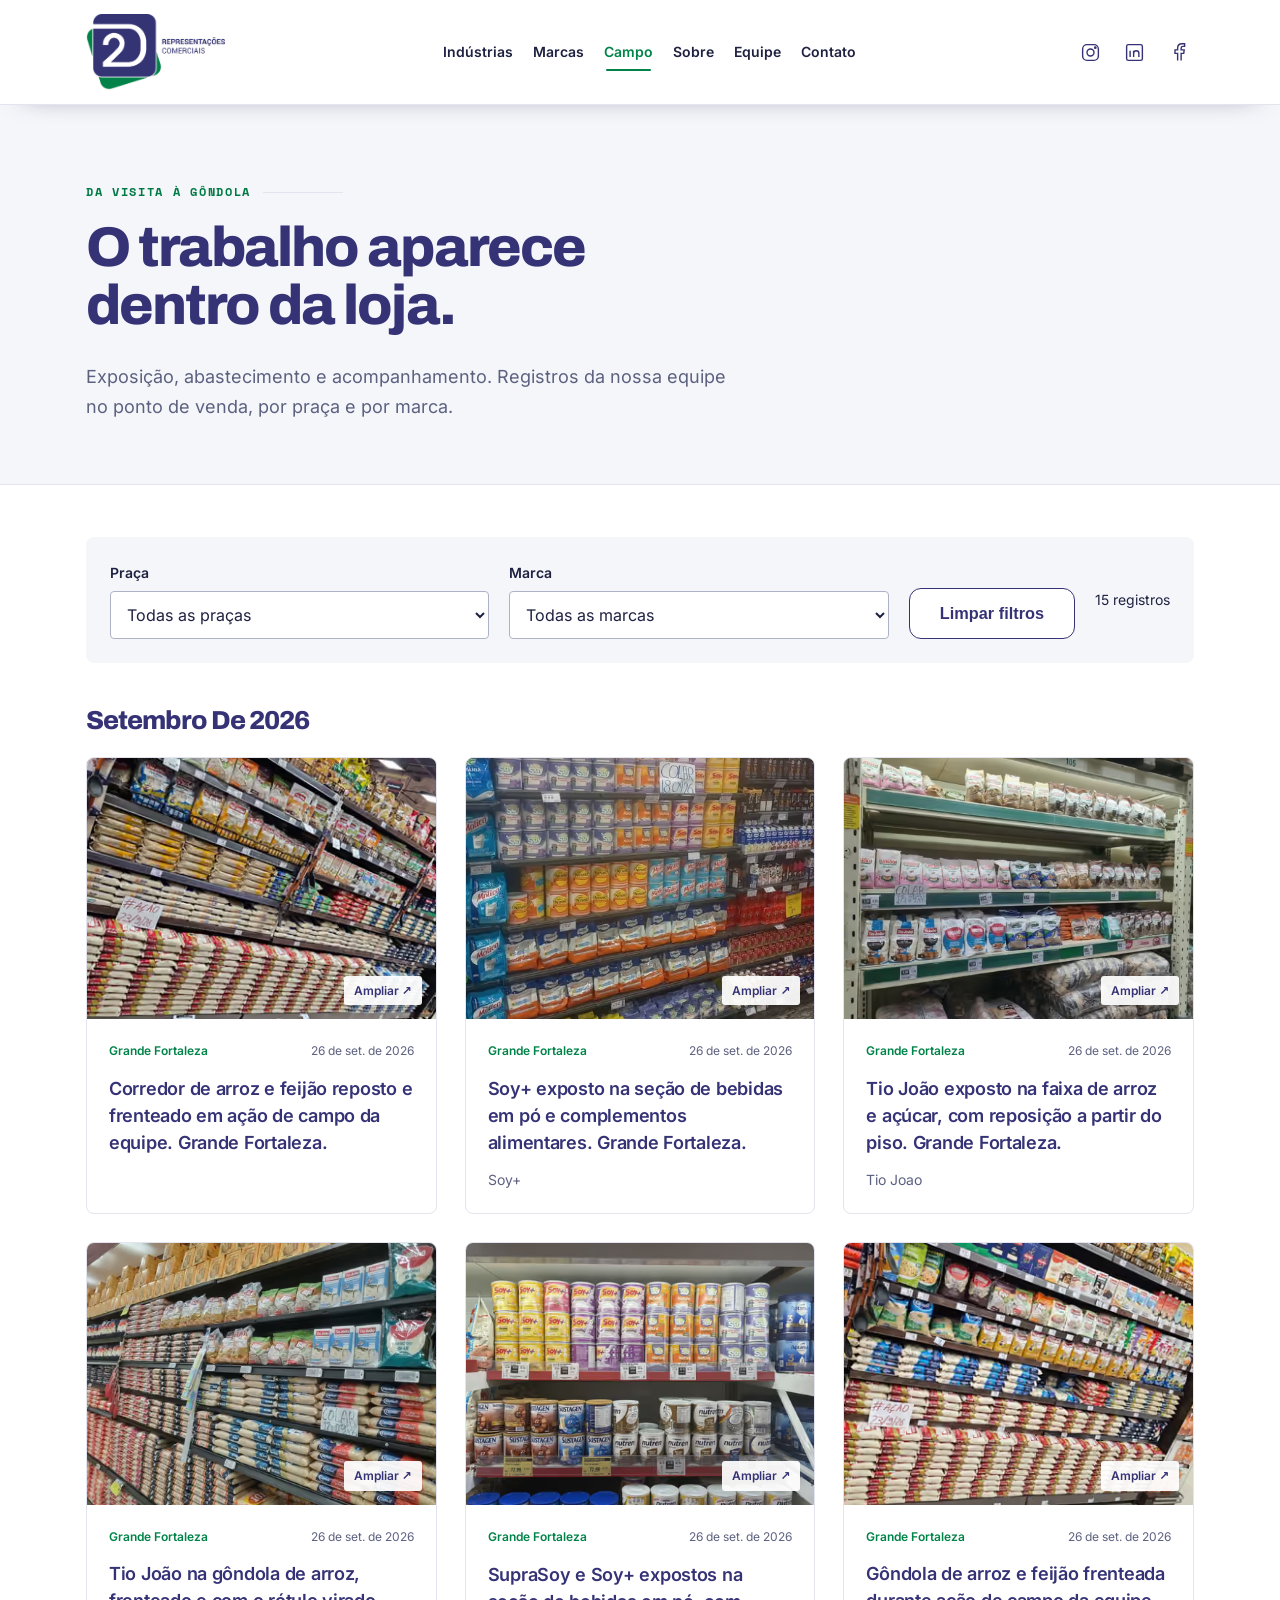
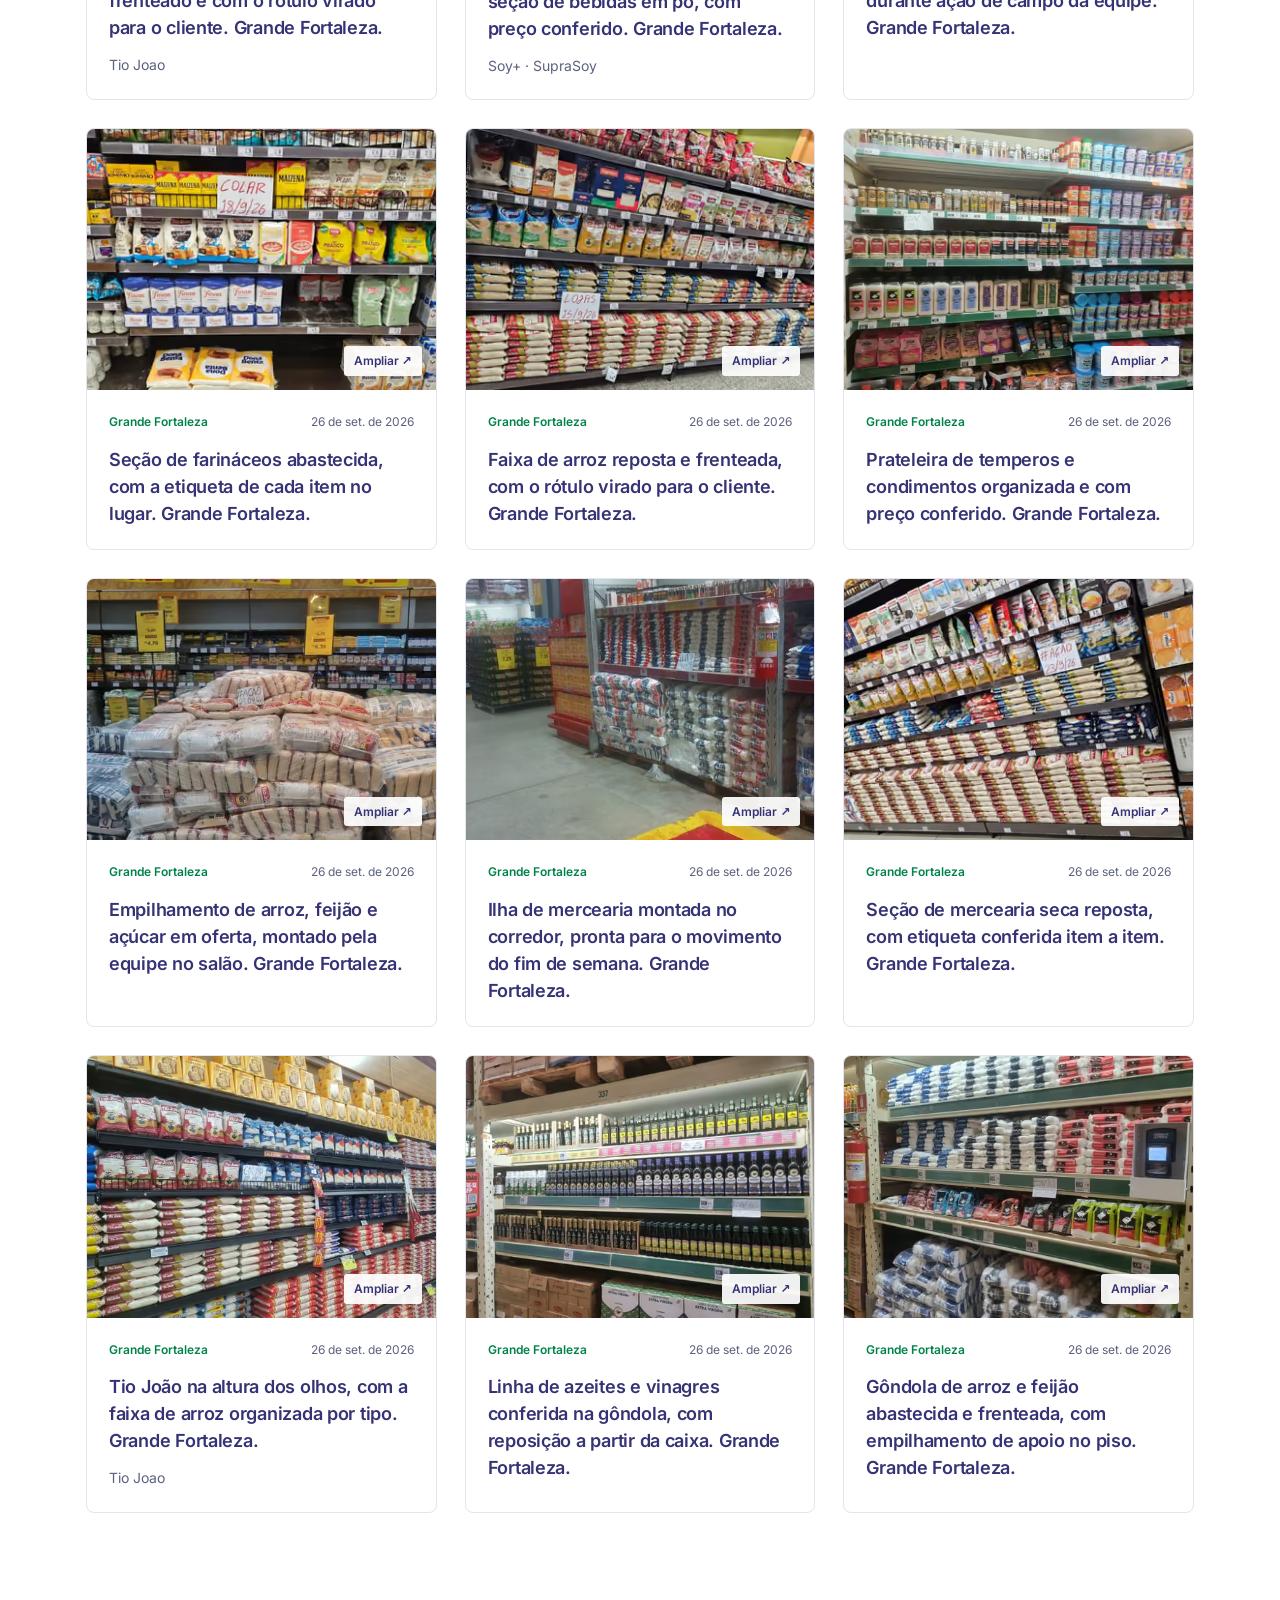
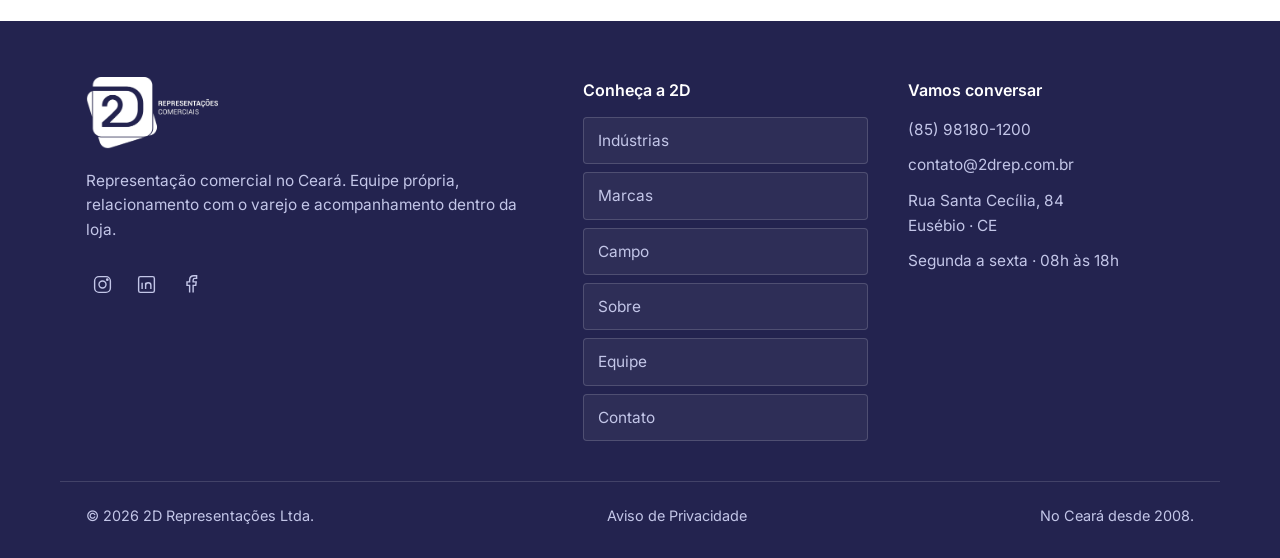
<file: campo.html>
<!DOCTYPE html><html lang="pt-BR"><head><meta charset="utf-8"><meta name="viewport" content="width=device-width, initial-scale=1"><title>Promoção e merchandising em supermercado | 2D Representações</title><meta name="description" content="A atuação da 2D dentro do varejo cearense: exposição, abastecimento e execução no ponto de venda."><meta name="theme-color" content="#353375"><!-- Propriedade "https://2drep.com.br/" no Google Search Console, verificada por
         metatag em 27/09/2026. Fica no layout, e nao como arquivo solto na raiz, porque
         o arquivo alguem apaga numa faxina e a propriedade cai junto. NAO REMOVER:
         o Google reconfere de tempos em tempos. O Search Console e o que sustenta a
         indexacao, o envio do sitemap e a remocao de URL — e e pre-requisito da
         verificacao de marca que libera o acesso Basico da API do Google Ads. --><meta name="google-site-verification" content="L3gNY5Cax0-ZKSfytOoUNS5yZfPrORazYYEIP8anbDY"><!-- Verificação de domínio da Meta (Configurações do negócio › Domínios, 27/09/2026): sustenta a verificação da empresa do portfólio 2drepres. --><meta name="facebook-domain-verification" content="d10u3vdebnchkim8b451quhq4npfpv"><link rel="canonical" href="https://2drep.com.br/campo.html"><meta property="og:title" content="Promoção e merchandising em supermercado | 2D Representações"><meta property="og:description" content="A atuação da 2D dentro do varejo cearense: exposição, abastecimento e execução no ponto de venda."><meta property="og:type" content="website"><meta property="og:url" content="https://2drep.com.br/campo.html"><meta property="og:site_name" content="2D Representações"><meta property="og:locale" content="pt_BR"><meta property="og:image" content="https://2drep.com.br/assets/og/2d-compartilhar.jpg"><meta property="og:image:width" content="1200"><meta property="og:image:height" content="630"><meta property="og:image:alt" content="2D Representações: representação comercial no Ceará, com ponto extra Tio João no supermercado"><meta name="twitter:card" content="summary_large_image"><!-- Icone da aba e do resultado de busca. Ate 26/09/2026 isto apontava para
         logo-color.png, que e RETANGULAR (640x349): navegador e buscador espremem
         ou cortam. Agora sao quadrados de verdade, gerados do simbolo em alta
         (marca/logo/png/simbolo-cor.png, 3334px). Os tamanhos sao multiplos de 48
         porque e o que o Google exige para mostrar o icone ao lado do resultado. --><link rel="icon" type="image/png" sizes="48x48" href="/assets/logo/favicon-48.png"><link rel="icon" type="image/png" sizes="96x96" href="/assets/logo/favicon-96.png"><link rel="icon" type="image/png" sizes="192x192" href="/assets/logo/favicon-192.png"><link rel="apple-touch-icon" href="/assets/logo/apple-touch-icon.png"><!-- A logo do cabecalho e WEBP SEM PERDA de 320x175 (13,6 KB). Era o mesmo
         logo-color.png de 640x349 e 48,6 KB, que a home baixava inteiro para
         exibir 139px de largura (CSS: .logo{height:76px}) — 35 KB gastos em
         pixel que ninguem ve. O PNG continua no disco porque e ele que o
         JSON-LD entrega ao Google como logo da Organization. --><!-- Google tag: AW-18473481970 (Ads) + G-D82GPBVWT2 (GA4), servidos pelo mesmo
         conteiner. O GA4 entra como destino da tag, nao como config aqui: o porque,
         com os numeros, esta no AGENTS.md em `ga4-ratos`. --><script async src="https://www.googletagmanager.com/gtag/js?id=AW-18473481970"></script><script type="module">window.dataLayer=window.dataLayer||[];function e(){dataLayer.push(arguments)}window.gtag=e,e(`js`,new Date),e(`config`,`AW-18473481970`);</script><!-- Meta Pixel 1395801758838823 (conta de anuncios 2drep, portfolio 2drepres).
         Criado em 27/09/2026 pela skill meta-ads-ratos; mede visita (PageView) para
         publico de remarketing e conversao das campanhas da Meta. Aviso em /privacidade.
         O fbevents.js (~150 KB) so e baixado na primeira interacao (rolagem, toque,
         tecla) ou apos 5 s — o que vier antes. Assim o diretor no 4G recebe a pagina
         inteira antes do pixel, e a home continua dentro do teto de 1 MB da spec
         (tests/test-orcamento.mjs mede ate o networkidle). O fbq() enfileira
         chamadas ate o script chegar, entao o PageView nao se perde. --><script type="module">(function(e,t,n,r,i,a,o){if(e.fbq)return;i=e.fbq=function(){i.callMethod?i.callMethod.apply(i,arguments):i.queue.push(arguments)},e._fbq||=i,i.push=i,i.loaded=!0,i.version=`2.0`,i.queue=[];var s=!1;function c(){s||(s=!0,a=t.createElement(n),a.async=!0,a.src=r,o=t.getElementsByTagName(n)[0],o.parentNode.insertBefore(a,o))}[`scroll`,`pointerdown`,`touchstart`,`keydown`].forEach(function(t){e.addEventListener(t,c,{once:!0,passive:!0})}),e.setTimeout(c,5e3)})(window,document,`script`,`https://connect.facebook.net/en_US/fbevents.js`),fbq(`init`,`1395801758838823`),fbq(`track`,`PageView`);</script><noscript><img height="1" width="1" style="display:none" alt="" src="https://www.facebook.com/tr?id=1395801758838823&ev=PageView&noscript=1"></noscript><meta name="astro-view-transitions-enabled" content="true"><meta name="astro-view-transitions-fallback" content="animate"><script type="module" src="/_astro/ClientRouter.astro_astro_type_script_index_0_lang.CYDbzu1r.js"></script><link rel="preload" href="/assets/fonts/inter-400.woff2" as="font" type="font/woff2" crossorigin><link rel="preload" href="/assets/fonts/archivo-800.woff2" as="font" type="font/woff2" crossorigin><link rel="stylesheet" href="/_astro/Base.CYRR868E.css"></head><body><a class="skip-link" href="#conteudo">Pular para o conteúdo</a><header class="site-header"><div class="container header-inner"><a class="logo-link" href="/index.html" aria-label="2D Representações — início"><img class="logo" src="/assets/logo/logo-color.webp" alt="2D Representações" width="320" height="175"></a><button class="menu-toggle" aria-controls="navegacao" aria-expanded="false" hidden>Menu <span aria-hidden="true">☰</span></button><nav class="main-nav" id="navegacao" aria-label="Navegação principal"><a href="/industrias.html">Indústrias</a><a href="/marcas.html">Marcas</a><a href="/campo.html" aria-current="page">Campo</a><a href="/sobre.html">Sobre</a><a href="/equipe.html">Equipe</a><a href="/contato.html">Contato</a></nav><div class="header-redes"><div class="redes" aria-label="Redes sociais da 2D"><a href="https://instagram.com/2drepres" aria-label="Instagram" target="_blank" rel="noopener noreferrer"><svg viewBox="0 0 24 24" fill="none" stroke="currentColor" stroke-width="1.6" aria-hidden="true"><rect x="3" y="3" width="18" height="18" rx="5"/><circle cx="12" cy="12" r="4"/><circle cx="17.5" cy="6.5" r=".8"/></svg></a><a href="https://www.linkedin.com/company/2drepres/" aria-label="LinkedIn" target="_blank" rel="noopener noreferrer"><svg viewBox="0 0 24 24" fill="none" stroke="currentColor" stroke-width="1.6" aria-hidden="true"><rect x="3" y="3" width="18" height="18" rx="2"/><path d="M7 10v7m0-10v.1M11 17v-7m0 3c0-4 6-4 6 0v4"/></svg></a><a href="https://www.facebook.com/profile.php?id=61594897432743" aria-label="Facebook" target="_blank" rel="noopener noreferrer"><svg viewBox="0 0 24 24" fill="none" stroke="currentColor" stroke-width="1.6" aria-hidden="true"><path d="M15 21v-8h3l.5-4H15V7c0-1 .5-2 2-2h2V2h-3c-3 0-5 2-5 5v2H8v4h3v8"/></svg></a></div></div></div></header><script>(function(){var n=document.querySelector('.menu-toggle'),r=document.getElementById('navegacao');if(n&&r){n.hidden=false;document.documentElement.classList.add('menu-pronto')}})()</script><main id="conteudo" tabindex="-1"><section class="page-intro"><div class="container"><p class="mono">Da visita à gôndola</p><h1>O trabalho aparece<br>dentro da loja.</h1><p>Exposição, abastecimento e acompanhamento. Registros da nossa equipe no ponto de venda, por praça e por marca.</p></div></section><section class="sec"><div class="container"><form class="filtros-campo" data-filtros hidden role="search" aria-label="Filtrar registros de campo"><div><label for="praca">Praça</label><select name="praca" id="praca"><option value="">Todas as praças</option><option value="grande-fortaleza">Grande Fortaleza</option></select></div><div><label for="marca">Marca</label><select name="marca" id="marca"><option value="">Todas as marcas</option><option value="soy">Soy+</option><option value="suprasoy">SupraSoy</option><option value="tio-joao">Tio Joao</option></select></div><button class="btn btn-outline" type="reset">Limpar filtros</button><p class="filtro-status" role="status" aria-live="polite"></p></form><section class="campo-mes" data-mes><h2>setembro de 2026</h2><div class="campo-grid"><article class="peca-campo" data-peca="2026-09-26-15" data-praca="grande-fortaleza" data-marcas="[]"><div class="peca-midia"><a href="https://cdn.jsdelivr.net/gh/diegopesquera/2d-midia@main/campo/2026-09-26-15.jpg" data-foto aria-label="Ampliar: Corredor de arroz e feijão reposto e frenteado em ação de campo da equipe. Grande Fortaleza."><picture><source srcset="/_astro/2026-09-26-15_ZC4ADs.avif 480w, /_astro/2026-09-26-15_Z1evOFr.avif 960w, /_astro/2026-09-26-15_21h7u1.avif 1600w" type="image/avif" sizes="(max-width: 760px) 100vw, 33vw"><source srcset="/_astro/2026-09-26-15_2t2mzn.webp 480w, /_astro/2026-09-26-15_1QA8xo.webp 960w, /_astro/2026-09-26-15_1v2sXb.webp 1600w" type="image/webp" sizes="(max-width: 760px) 100vw, 33vw"><img src="/_astro/2026-09-26-15_ZdYSd8.jpeg" srcset="/_astro/2026-09-26-15_hwBPs.jpeg 480w, /_astro/2026-09-26-15_ZjTBbw.jpeg 960w, /_astro/2026-09-26-15_ZdYSd8.jpeg 1600w" sizes="(max-width: 760px) 100vw, 33vw" alt="Corredor de arroz e feijão reposto e frenteado em ação de campo da equipe. Grande Fortaleza." loading="lazy" fetchpriority="auto" decoding="async" width="1600" height="900"></picture><span class="ampliar" aria-hidden="true">Ampliar ↗</span></a></div><div class="peca-texto"><p class="peca-meta"><span>Grande Fortaleza</span><time datetime="2026-09-26">26 de set. de 2026</time></p><h3>Corredor de arroz e feijão reposto e frenteado em ação de campo da equipe. Grande Fortaleza.</h3></div></article><article class="peca-campo" data-peca="2026-09-26-14" data-praca="grande-fortaleza" data-marcas="[&quot;soy&quot;]"><div class="peca-midia"><a href="https://cdn.jsdelivr.net/gh/diegopesquera/2d-midia@main/campo/2026-09-26-14.jpg" data-foto aria-label="Ampliar: Soy+ exposto na seção de bebidas em pó e complementos alimentares. Grande Fortaleza."><picture><source srcset="/_astro/2026-09-26-14_1sFRq3.avif 480w, /_astro/2026-09-26-14_2d0alT.avif 960w, /_astro/2026-09-26-14_6DPCM.avif 1600w" type="image/avif" sizes="(max-width: 760px) 100vw, 33vw"><source srcset="/_astro/2026-09-26-14_Zvoia3.webp 480w, /_astro/2026-09-26-14_1GKvP4.webp 960w, /_astro/2026-09-26-14_ZvbN5k.webp 1600w" type="image/webp" sizes="(max-width: 760px) 100vw, 33vw"><img src="/_astro/2026-09-26-14_1b8Obu.jpeg" srcset="/_astro/2026-09-26-14_2ni5TX.jpeg 480w, /_astro/2026-09-26-14_Z2gPlf.jpeg 960w, /_astro/2026-09-26-14_1wMvai.jpeg 1600w" sizes="(max-width: 760px) 100vw, 33vw" alt="Soy+ exposto na seção de bebidas em pó e complementos alimentares. Grande Fortaleza." loading="lazy" fetchpriority="auto" decoding="async" width="899" height="1599"></picture><span class="ampliar" aria-hidden="true">Ampliar ↗</span></a></div><div class="peca-texto"><p class="peca-meta"><span>Grande Fortaleza</span><time datetime="2026-09-26">26 de set. de 2026</time></p><h3>Soy+ exposto na seção de bebidas em pó e complementos alimentares. Grande Fortaleza.</h3><p class="peca-marcas">Soy+</p></div></article><article class="peca-campo" data-peca="2026-09-26-13" data-praca="grande-fortaleza" data-marcas="[&quot;tio-joao&quot;]"><div class="peca-midia"><a href="https://cdn.jsdelivr.net/gh/diegopesquera/2d-midia@main/campo/2026-09-26-13.jpg" data-foto aria-label="Ampliar: Tio João exposto na faixa de arroz e açúcar, com reposição a partir do piso. Grande Fortaleza."><picture><source srcset="/_astro/2026-09-26-13_ZGUPRj.avif 480w, /_astro/2026-09-26-13_Z1xTJzR.avif 960w, /_astro/2026-09-26-13_2gx2X8.avif 1600w" type="image/avif" sizes="(max-width: 760px) 100vw, 33vw"><source srcset="/_astro/2026-09-26-13_2ob7lw.webp 480w, /_astro/2026-09-26-13_1xcdCX.webp 960w, /_astro/2026-09-26-13_1DGof1.webp 1600w" type="image/webp" sizes="(max-width: 760px) 100vw, 33vw"><img src="/_astro/2026-09-26-13_1j9sIj.jpeg" srcset="/_astro/2026-09-26-13_cFmBB.jpeg 480w, /_astro/2026-09-26-13_ZDiw5W.jpeg 960w, /_astro/2026-09-26-13_Z1nvqji.jpeg 1600w" sizes="(max-width: 760px) 100vw, 33vw" alt="Tio João exposto na faixa de arroz e açúcar, com reposição a partir do piso. Grande Fortaleza." loading="lazy" fetchpriority="auto" decoding="async" width="1280" height="960"></picture><span class="ampliar" aria-hidden="true">Ampliar ↗</span></a></div><div class="peca-texto"><p class="peca-meta"><span>Grande Fortaleza</span><time datetime="2026-09-26">26 de set. de 2026</time></p><h3>Tio João exposto na faixa de arroz e açúcar, com reposição a partir do piso. Grande Fortaleza.</h3><p class="peca-marcas">Tio Joao</p></div></article><article class="peca-campo" data-peca="2026-09-26-12" data-praca="grande-fortaleza" data-marcas="[&quot;tio-joao&quot;]"><div class="peca-midia"><a href="https://cdn.jsdelivr.net/gh/diegopesquera/2d-midia@main/campo/2026-09-26-12.jpg" data-foto aria-label="Ampliar: Tio João na gôndola de arroz, frenteado e com o rótulo virado para o cliente. Grande Fortaleza."><picture><source srcset="/_astro/2026-09-26-12_ZC5D8W.avif 480w, /_astro/2026-09-26-12_Z1t4wQv.avif 960w, /_astro/2026-09-26-12_ZlCCiC.avif 1600w" type="image/avif" sizes="(max-width: 760px) 100vw, 33vw"><source srcset="/_astro/2026-09-26-12_2t1k4S.webp 480w, /_astro/2026-09-26-12_1C2qmk.webp 960w, /_astro/2026-09-26-12_ZXth1J.webp 1600w" type="image/webp" sizes="(max-width: 760px) 100vw, 33vw"><img src="/_astro/2026-09-26-12_Z1j1cxr.jpeg" srcset="/_astro/2026-09-26-12_hvzkX.jpeg 480w, /_astro/2026-09-26-12_ZysjmA.jpeg 960w, /_astro/2026-09-26-12_14v2dS.jpeg 1600w" sizes="(max-width: 760px) 100vw, 33vw" alt="Tio João na gôndola de arroz, frenteado e com o rótulo virado para o cliente. Grande Fortaleza." loading="lazy" fetchpriority="auto" decoding="async" width="1280" height="960"></picture><span class="ampliar" aria-hidden="true">Ampliar ↗</span></a></div><div class="peca-texto"><p class="peca-meta"><span>Grande Fortaleza</span><time datetime="2026-09-26">26 de set. de 2026</time></p><h3>Tio João na gôndola de arroz, frenteado e com o rótulo virado para o cliente. Grande Fortaleza.</h3><p class="peca-marcas">Tio Joao</p></div></article><article class="peca-campo" data-peca="2026-09-26-11" data-praca="grande-fortaleza" data-marcas="[&quot;soy&quot;,&quot;suprasoy&quot;]"><div class="peca-midia"><a href="https://cdn.jsdelivr.net/gh/diegopesquera/2d-midia@main/campo/2026-09-26-11.jpg" data-foto aria-label="Ampliar: SupraSoy e Soy+ expostos na seção de bebidas em pó, com preço conferido. Grande Fortaleza."><picture><source srcset="/_astro/2026-09-26-11_ZxfqpA.avif 480w, /_astro/2026-09-26-11_Z1oek89.avif 960w, /_astro/2026-09-26-11_26nPey.avif 1600w" type="image/avif" sizes="(max-width: 760px) 100vw, 33vw"><source srcset="/_astro/2026-09-26-11_Z2wkB0G.webp 480w, /_astro/2026-09-26-11_1GRD5G.webp 960w, /_astro/2026-09-26-11_1txbvr.webp 1600w" type="image/webp" sizes="(max-width: 760px) 100vw, 33vw"><img src="/_astro/2026-09-26-11_p9hEI.jpeg" srcset="/_astro/2026-09-26-11_mlM4k.jpeg 480w, /_astro/2026-09-26-11_ZtC6De.jpeg 960w, /_astro/2026-09-26-11_Z1xED2R.jpeg 1600w" sizes="(max-width: 760px) 100vw, 33vw" alt="SupraSoy e Soy+ expostos na seção de bebidas em pó, com preço conferido. Grande Fortaleza." loading="lazy" fetchpriority="auto" decoding="async" width="2400" height="1800"></picture><span class="ampliar" aria-hidden="true">Ampliar ↗</span></a></div><div class="peca-texto"><p class="peca-meta"><span>Grande Fortaleza</span><time datetime="2026-09-26">26 de set. de 2026</time></p><h3>SupraSoy e Soy+ expostos na seção de bebidas em pó, com preço conferido. Grande Fortaleza.</h3><p class="peca-marcas">Soy+ · SupraSoy</p></div></article><article class="peca-campo" data-peca="2026-09-26-10" data-praca="grande-fortaleza" data-marcas="[]"><div class="peca-midia"><a href="https://cdn.jsdelivr.net/gh/diegopesquera/2d-midia@main/campo/2026-09-26-10.jpg" data-foto aria-label="Ampliar: Gôndola de arroz e feijão frenteada durante ação de campo da equipe. Grande Fortaleza."><picture><source srcset="/_astro/2026-09-26-10_ZdRy0E.avif 480w, /_astro/2026-09-26-10_ZPjM2D.avif 960w, /_astro/2026-09-26-10_ZVbXeS.avif 1600w" type="image/avif" sizes="(max-width: 760px) 100vw, 33vw"><source srcset="/_astro/2026-09-26-10_Z2cWIAK.webp 480w, /_astro/2026-09-26-10_2fMbbc.webp 960w, /_astro/2026-09-26-10_Z1rqBKI.webp 1600w" type="image/webp" sizes="(max-width: 760px) 100vw, 33vw"><img src="/_astro/2026-09-26-10_1SI9QT.jpeg" srcset="/_astro/2026-09-26-10_FIEtg.jpeg 480w, /_astro/2026-09-26-10_4hqrh.jpeg 960w, /_astro/2026-09-26-10_1SI9QT.jpeg 1600w" sizes="(max-width: 760px) 100vw, 33vw" alt="Gôndola de arroz e feijão frenteada durante ação de campo da equipe. Grande Fortaleza." loading="lazy" fetchpriority="auto" decoding="async" width="1600" height="900"></picture><span class="ampliar" aria-hidden="true">Ampliar ↗</span></a></div><div class="peca-texto"><p class="peca-meta"><span>Grande Fortaleza</span><time datetime="2026-09-26">26 de set. de 2026</time></p><h3>Gôndola de arroz e feijão frenteada durante ação de campo da equipe. Grande Fortaleza.</h3></div></article><article class="peca-campo" data-peca="2026-09-26-09" data-praca="grande-fortaleza" data-marcas="[]"><div class="peca-midia"><a href="https://cdn.jsdelivr.net/gh/diegopesquera/2d-midia@main/campo/2026-09-26-09.jpg" data-foto aria-label="Ampliar: Seção de farináceos abastecida, com a etiqueta de cada item no lugar. Grande Fortaleza."><picture><source srcset="/_astro/2026-09-26-09_1vA1Yh.avif 480w, /_astro/2026-09-26-09_T8MWi.avif 960w, /_astro/2026-09-26-09_2jkRwJ.avif 1600w" type="image/avif" sizes="(max-width: 760px) 100vw, 33vw"><source srcset="/_astro/2026-09-26-09_Zsu8AO.webp 480w, /_astro/2026-09-26-09_Z14VmCN.webp 960w, /_astro/2026-09-26-09_1N6e0T.webp 1600w" type="image/webp" sizes="(max-width: 760px) 100vw, 33vw"><img src="/_astro/2026-09-26-09_43QOA.jpeg" srcset="/_astro/2026-09-26-09_2qcftc.jpeg 480w, /_astro/2026-09-26-09_1NK1rd.jpeg 960w, /_astro/2026-09-26-09_43QOA.jpeg 1600w" sizes="(max-width: 760px) 100vw, 33vw" alt="Seção de farináceos abastecida, com a etiqueta de cada item no lugar. Grande Fortaleza." loading="lazy" fetchpriority="auto" decoding="async" width="1600" height="900"></picture><span class="ampliar" aria-hidden="true">Ampliar ↗</span></a></div><div class="peca-texto"><p class="peca-meta"><span>Grande Fortaleza</span><time datetime="2026-09-26">26 de set. de 2026</time></p><h3>Seção de farináceos abastecida, com a etiqueta de cada item no lugar. Grande Fortaleza.</h3></div></article><article class="peca-campo" data-peca="2026-09-26-08" data-praca="grande-fortaleza" data-marcas="[]"><div class="peca-midia"><a href="https://cdn.jsdelivr.net/gh/diegopesquera/2d-midia@main/campo/2026-09-26-08.jpg" data-foto aria-label="Ampliar: Faixa de arroz reposta e frenteada, com o rótulo virado para o cliente. Grande Fortaleza."><picture><source srcset="/_astro/2026-09-26-08_1AqeHD.avif 480w, /_astro/2026-09-26-08_XY0FE.avif 960w, /_astro/2026-09-26-08_ZiOMJ1.avif 1600w" type="image/avif" sizes="(max-width: 760px) 100vw, 33vw"><source srcset="/_astro/2026-09-26-08_ZnDURs.webp 480w, /_astro/2026-09-26-08_Z1069Tr.webp 960w, /_astro/2026-09-26-08_ZO4rfQ.webp 1600w" type="image/webp" sizes="(max-width: 760px) 100vw, 33vw"><img src="/_astro/2026-09-26-08_2w5kmL.jpeg" srcset="/_astro/2026-09-26-08_2v2scy.jpeg 480w, /_astro/2026-09-26-08_1SAeaz.jpeg 960w, /_astro/2026-09-26-08_2w5kmL.jpeg 1600w" sizes="(max-width: 760px) 100vw, 33vw" alt="Faixa de arroz reposta e frenteada, com o rótulo virado para o cliente. Grande Fortaleza." loading="lazy" fetchpriority="auto" decoding="async" width="1600" height="900"></picture><span class="ampliar" aria-hidden="true">Ampliar ↗</span></a></div><div class="peca-texto"><p class="peca-meta"><span>Grande Fortaleza</span><time datetime="2026-09-26">26 de set. de 2026</time></p><h3>Faixa de arroz reposta e frenteada, com o rótulo virado para o cliente. Grande Fortaleza.</h3></div></article><article class="peca-campo" data-peca="2026-09-26-07" data-praca="grande-fortaleza" data-marcas="[]"><div class="peca-midia"><a href="https://cdn.jsdelivr.net/gh/diegopesquera/2d-midia@main/campo/2026-09-26-07.jpg" data-foto aria-label="Ampliar: Prateleira de temperos e condimentos organizada e com preço conferido. Grande Fortaleza."><picture><source srcset="/_astro/2026-09-26-07_1qILKq.avif 480w, /_astro/2026-09-26-07_zJS2R.avif 960w, /_astro/2026-09-26-07_Z2vAkN5.avif 1600w" type="image/avif" sizes="(max-width: 760px) 100vw, 33vw"><source srcset="/_astro/2026-09-26-07_ZxlnOF.webp 480w, /_astro/2026-09-26-07_Z1okhxe.webp 960w, /_astro/2026-09-26-07_1VK9hJ.webp 1600w" type="image/webp" sizes="(max-width: 760px) 100vw, 33vw"><img src="/_astro/2026-09-26-07_Z15rFgz.jpeg" srcset="/_astro/2026-09-26-07_2ll0fl.jpeg 480w, /_astro/2026-09-26-07_1um6wM.jpeg 960w, /_astro/2026-09-26-07_Z15rFgz.jpeg 1600w" sizes="(max-width: 760px) 100vw, 33vw" alt="Prateleira de temperos e condimentos organizada e com preço conferido. Grande Fortaleza." loading="lazy" fetchpriority="auto" decoding="async" width="1600" height="1200"></picture><span class="ampliar" aria-hidden="true">Ampliar ↗</span></a></div><div class="peca-texto"><p class="peca-meta"><span>Grande Fortaleza</span><time datetime="2026-09-26">26 de set. de 2026</time></p><h3>Prateleira de temperos e condimentos organizada e com preço conferido. Grande Fortaleza.</h3></div></article><article class="peca-campo" data-peca="2026-09-26-06" data-praca="grande-fortaleza" data-marcas="[]"><div class="peca-midia"><a href="https://cdn.jsdelivr.net/gh/diegopesquera/2d-midia@main/campo/2026-09-26-06.jpg" data-foto aria-label="Ampliar: Empilhamento de arroz, feijão e açúcar em oferta, montado pela equipe no salão. Grande Fortaleza."><picture><source srcset="/_astro/2026-09-26-06_Z2fCPV9.avif 480w, /_astro/2026-09-26-06_28x66D.avif 960w, /_astro/2026-09-26-06_13jfyu.avif 1600w" type="image/avif" sizes="(max-width: 760px) 100vw, 33vw"><source srcset="/_astro/2026-09-26-06_Pt7hG.webp 480w, /_astro/2026-09-26-06_1CirzN.webp 960w, /_astro/2026-09-26-06_qsAPn.webp 1600w" type="image/webp" sizes="(max-width: 760px) 100vw, 33vw"><img src="/_astro/2026-09-26-06_c0dj2.jpeg" srcset="/_astro/2026-09-26-06_Z1l1Cre.jpeg 480w, /_astro/2026-09-26-06_Z6ITAv.jpeg 960w, /_astro/2026-09-26-06_2trU60.jpeg 1600w" sizes="(max-width: 760px) 100vw, 33vw" alt="Empilhamento de arroz, feijão e açúcar em oferta, montado pela equipe no salão. Grande Fortaleza." loading="lazy" fetchpriority="auto" decoding="async" width="1200" height="1600"></picture><span class="ampliar" aria-hidden="true">Ampliar ↗</span></a></div><div class="peca-texto"><p class="peca-meta"><span>Grande Fortaleza</span><time datetime="2026-09-26">26 de set. de 2026</time></p><h3>Empilhamento de arroz, feijão e açúcar em oferta, montado pela equipe no salão. Grande Fortaleza.</h3></div></article><article class="peca-campo" data-peca="2026-09-26-05" data-praca="grande-fortaleza" data-marcas="[]"><div class="peca-midia"><a href="https://cdn.jsdelivr.net/gh/diegopesquera/2d-midia@main/campo/2026-09-26-05.jpg" data-foto aria-label="Ampliar: Ilha de mercearia montada no corredor, pronta para o movimento do fim de semana. Grande Fortaleza."><picture><source srcset="/_astro/2026-09-26-05_Z1ek0z4.avif 480w, /_astro/2026-09-26-05_Zu0HDd.avif 960w, /_astro/2026-09-26-05_Z2nBhjO.avif 1600w" type="image/avif" sizes="(max-width: 760px) 100vw, 33vw"><source srcset="/_astro/2026-09-26-05_1QLWDL.webp 480w, /_astro/2026-09-26-05_Z10fma3.webp 960w, /_astro/2026-09-26-05_24JcL0.webp 1600w" type="image/webp" sizes="(max-width: 760px) 100vw, 33vw"><img src="/_astro/2026-09-26-05_Z1vR3NC.jpeg" srcset="/_astro/2026-09-26-05_ZjHM59.jpeg 480w, /_astro/2026-09-26-05_2kTpsz.jpeg 960w, /_astro/2026-09-26-05_ZWsBMj.jpeg 1600w" sizes="(max-width: 760px) 100vw, 33vw" alt="Ilha de mercearia montada no corredor, pronta para o movimento do fim de semana. Grande Fortaleza." loading="lazy" fetchpriority="auto" decoding="async" width="899" height="1599"></picture><span class="ampliar" aria-hidden="true">Ampliar ↗</span></a></div><div class="peca-texto"><p class="peca-meta"><span>Grande Fortaleza</span><time datetime="2026-09-26">26 de set. de 2026</time></p><h3>Ilha de mercearia montada no corredor, pronta para o movimento do fim de semana. Grande Fortaleza.</h3></div></article><article class="peca-campo" data-peca="2026-09-26-04" data-praca="grande-fortaleza" data-marcas="[]"><div class="peca-midia"><a href="https://cdn.jsdelivr.net/gh/diegopesquera/2d-midia@main/campo/2026-09-26-04.jpg" data-foto aria-label="Ampliar: Seção de mercearia seca reposta, com etiqueta conferida item a item. Grande Fortaleza."><picture><source srcset="/_astro/2026-09-26-04_1TM4C5.avif 480w, /_astro/2026-09-26-04_1ikPA6.avif 960w, /_astro/2026-09-26-04_ZD8dca.avif 1600w" type="image/avif" sizes="(max-width: 760px) 100vw, 33vw"><source srcset="/_astro/2026-09-26-04_Z4i5X1.webp 480w, /_astro/2026-09-26-04_ZFJk00.webp 960w, /_astro/2026-09-26-04_Z19mQI0.webp 1600w" type="image/webp" sizes="(max-width: 760px) 100vw, 33vw"><img src="/_astro/2026-09-26-04_2bLTTC.jpeg" srcset="/_astro/2026-09-26-04_Z2fMPGV.jpeg 480w, /_astro/2026-09-26-04_2cW451.jpeg 960w, /_astro/2026-09-26-04_2bLTTC.jpeg 1600w" sizes="(max-width: 760px) 100vw, 33vw" alt="Seção de mercearia seca reposta, com etiqueta conferida item a item. Grande Fortaleza." loading="lazy" fetchpriority="auto" decoding="async" width="1600" height="900"></picture><span class="ampliar" aria-hidden="true">Ampliar ↗</span></a></div><div class="peca-texto"><p class="peca-meta"><span>Grande Fortaleza</span><time datetime="2026-09-26">26 de set. de 2026</time></p><h3>Seção de mercearia seca reposta, com etiqueta conferida item a item. Grande Fortaleza.</h3></div></article><article class="peca-campo" data-peca="2026-09-26-03" data-praca="grande-fortaleza" data-marcas="[&quot;tio-joao&quot;]"><div class="peca-midia"><a href="https://cdn.jsdelivr.net/gh/diegopesquera/2d-midia@main/campo/2026-09-26-03.jpg" data-foto aria-label="Ampliar: Tio João na altura dos olhos, com a faixa de arroz organizada por tipo. Grande Fortaleza."><picture><source srcset="/_astro/2026-09-26-03_1K5BER.avif 480w, /_astro/2026-09-26-03_T6HWj.avif 960w, /_astro/2026-09-26-03_2einxH.avif 1600w" type="image/avif" sizes="(max-width: 760px) 100vw, 33vw"><source srcset="/_astro/2026-09-26-03_ZdYxUe.webp 480w, /_astro/2026-09-26-03_Z14XrCM.webp 960w, /_astro/2026-09-26-03_1BrIOA.webp 1600w" type="image/webp" sizes="(max-width: 760px) 100vw, 33vw"><img src="/_astro/2026-09-26-03_1gTNiS.jpeg" srcset="/_astro/2026-09-26-03_Z2puiE9.jpeg 480w, /_astro/2026-09-26-03_1NHVre.jpeg 960w, /_astro/2026-09-26-03_Z1pK5II.jpeg 1600w" sizes="(max-width: 760px) 100vw, 33vw" alt="Tio João na altura dos olhos, com a faixa de arroz organizada por tipo. Grande Fortaleza." loading="lazy" fetchpriority="auto" decoding="async" width="1280" height="960"></picture><span class="ampliar" aria-hidden="true">Ampliar ↗</span></a></div><div class="peca-texto"><p class="peca-meta"><span>Grande Fortaleza</span><time datetime="2026-09-26">26 de set. de 2026</time></p><h3>Tio João na altura dos olhos, com a faixa de arroz organizada por tipo. Grande Fortaleza.</h3><p class="peca-marcas">Tio Joao</p></div></article><article class="peca-campo" data-peca="2026-09-26-02" data-praca="grande-fortaleza" data-marcas="[]"><div class="peca-midia"><a href="https://cdn.jsdelivr.net/gh/diegopesquera/2d-midia@main/campo/2026-09-26-02.jpg" data-foto aria-label="Ampliar: Linha de azeites e vinagres conferida na gôndola, com reposição a partir da caixa. Grande Fortaleza."><picture><source srcset="/_astro/2026-09-26-02_1OUOoe.avif 480w, /_astro/2026-09-26-02_XVUFF.avif 960w, /_astro/2026-09-26-02_ZnRhI3.avif 1600w" type="image/avif" sizes="(max-width: 760px) 100vw, 33vw"><source srcset="/_astro/2026-09-26-02_Z99lbR.webp 480w, /_astro/2026-09-26-02_Z108eTq.webp 960w, /_astro/2026-09-26-02_Z10HVra.webp 1600w" type="image/webp" sizes="(max-width: 760px) 100vw, 33vw"><img src="/_astro/2026-09-26-02_12gmNs.jpeg" srcset="/_astro/2026-09-26-02_Z2kE5UM.jpeg 480w, /_astro/2026-09-26-02_1Sy9aA.jpeg 960w, /_astro/2026-09-26-02_12gmNs.jpeg 1600w" sizes="(max-width: 760px) 100vw, 33vw" alt="Linha de azeites e vinagres conferida na gôndola, com reposição a partir da caixa. Grande Fortaleza." loading="lazy" fetchpriority="auto" decoding="async" width="1600" height="1200"></picture><span class="ampliar" aria-hidden="true">Ampliar ↗</span></a></div><div class="peca-texto"><p class="peca-meta"><span>Grande Fortaleza</span><time datetime="2026-09-26">26 de set. de 2026</time></p><h3>Linha de azeites e vinagres conferida na gôndola, com reposição a partir da caixa. Grande Fortaleza.</h3></div></article><article class="peca-campo" data-peca="2026-09-26-01" data-praca="grande-fortaleza" data-marcas="[]"><div class="peca-midia"><a href="https://cdn.jsdelivr.net/gh/diegopesquera/2d-midia@main/campo/2026-09-26-01.jpg" data-foto aria-label="Ampliar: Gôndola de arroz e feijão abastecida e frenteada, com empilhamento de apoio no piso. Grande Fortaleza."><picture><source srcset="/_astro/2026-09-26-01_Z1QqNil.avif 480w, /_astro/2026-09-26-01_2wJ8Jr.avif 960w, /_astro/2026-09-26-01_Z1T9Pap.avif 1600w" type="image/avif" sizes="(max-width: 760px) 100vw, 33vw"><source srcset="/_astro/2026-09-26-01_1eF9Uu.webp 480w, /_astro/2026-09-26-01_21uudB.webp 960w, /_astro/2026-09-26-01_Z2w0tSw.webp 1600w" type="image/webp" sizes="(max-width: 760px) 100vw, 33vw"><img src="/_astro/2026-09-26-01_2jIgo4.jpeg" srcset="/_astro/2026-09-26-01_ZVOzNq.jpeg 480w, /_astro/2026-09-26-01_hs82i.jpeg 960w, /_astro/2026-09-26-01_Zt1aCT.jpeg 1600w" sizes="(max-width: 760px) 100vw, 33vw" alt="Gôndola de arroz e feijão abastecida e frenteada, com empilhamento de apoio no piso. Grande Fortaleza." loading="lazy" fetchpriority="auto" decoding="async" width="1200" height="1600"></picture><span class="ampliar" aria-hidden="true">Ampliar ↗</span></a></div><div class="peca-texto"><p class="peca-meta"><span>Grande Fortaleza</span><time datetime="2026-09-26">26 de set. de 2026</time></p><h3>Gôndola de arroz e feijão abastecida e frenteada, com empilhamento de apoio no piso. Grande Fortaleza.</h3></div></article></div></section><p class="sem-resultado" hidden>Nenhum registro com esses filtros. Experimente outra praça ou marca.</p></div></section></main><footer class="site-footer"><div class="container footer-top"><div class="footer-brand"><a href="/index.html"><img src="/assets/logo/logo-white.png" alt="2D Representações" class="logo-footer" width="190" height="70" loading="lazy"></a><p>Representação comercial no Ceará. Equipe própria, relacionamento com o varejo e acompanhamento dentro da loja.</p><div class="redes" aria-label="Redes sociais da 2D"><a href="https://instagram.com/2drepres" aria-label="Instagram" target="_blank" rel="noopener noreferrer"><svg viewBox="0 0 24 24" fill="none" stroke="currentColor" stroke-width="1.6" aria-hidden="true"><rect x="3" y="3" width="18" height="18" rx="5"/><circle cx="12" cy="12" r="4"/><circle cx="17.5" cy="6.5" r=".8"/></svg></a><a href="https://www.linkedin.com/company/2drepres/" aria-label="LinkedIn" target="_blank" rel="noopener noreferrer"><svg viewBox="0 0 24 24" fill="none" stroke="currentColor" stroke-width="1.6" aria-hidden="true"><rect x="3" y="3" width="18" height="18" rx="2"/><path d="M7 10v7m0-10v.1M11 17v-7m0 3c0-4 6-4 6 0v4"/></svg></a><a href="https://www.facebook.com/profile.php?id=61594897432743" aria-label="Facebook" target="_blank" rel="noopener noreferrer"><svg viewBox="0 0 24 24" fill="none" stroke="currentColor" stroke-width="1.6" aria-hidden="true"><path d="M15 21v-8h3l.5-4H15V7c0-1 .5-2 2-2h2V2h-3c-3 0-5 2-5 5v2H8v4h3v8"/></svg></a></div></div><div class="footer-col"><p class="footer-title">Conheça a 2D</p><ul class="footer-list footer-nav"><li><a href="/industrias.html">Indústrias</a></li><li><a href="/marcas.html">Marcas</a></li><li><a href="/campo.html">Campo</a></li><li><a href="/sobre.html">Sobre</a></li><li><a href="/equipe.html">Equipe</a></li><li><a href="/contato.html">Contato</a></li></ul></div><div class="footer-col"><p class="footer-title">Vamos conversar</p><ul class="footer-list"><li><a href="https://wa.me/5585981801200">(85) 98180-1200</a></li><li><a href="mailto:contato@2drep.com.br">contato@2drep.com.br</a></li><li>Rua Santa Cecília, 84<br>Eusébio · CE</li><li>Segunda a sexta · 08h às 18h</li></ul></div></div><div class="container footer-bottom"><p>© 2026 2D Representações Ltda.</p><p><a href="/privacidade.html">Aviso de Privacidade</a></p><p>No Ceará desde 2008.</p></div></footer><dialog id="foto-ampliada" class="foto-dialog" aria-label="Foto de campo ampliada"><form method="dialog"><button>Fechar ×</button></form><figure><img alt=""><figcaption></figcaption></figure></dialog><script type="module">var e;function t(){e?.abort(),e=new AbortController;let{signal:t}=e,n=document.querySelector(`.menu-toggle`),r=document.querySelector(`#navegacao`);if(n&&r){n.hidden=!1,document.documentElement.classList.add(`menu-pronto`);let e=()=>{n.setAttribute(`aria-expanded`,`false`),r.classList.remove(`aberto`)};n.addEventListener(`click`,()=>{let e=n.getAttribute(`aria-expanded`)!==`true`;n.setAttribute(`aria-expanded`,String(e)),r.classList.toggle(`aberto`,e)},{signal:t}),document.addEventListener(`keydown`,t=>{t.key===`Escape`&&(e(),n.focus())},{signal:t}),r.addEventListener(`click`,e,{signal:t})}let i=document.querySelector(`[data-filtros]`);if(i){i.hidden=!1;let e=i.querySelector(`[name=praca]`),n=i.querySelector(`[name=marca]`),r=i.querySelector(`[role=status]`),a=[...document.querySelectorAll(`[data-peca]`)],o=(t=!0)=>{let i=0;for(let t of a){let r=JSON.parse(t.dataset.marcas||`[]`);t.hidden=!!(e.value&&t.dataset.praca!==e.value||n.value&&!r.includes(n.value)),t.hidden||i++}document.querySelectorAll(`[data-mes]`).forEach(e=>{e.hidden=!e.querySelector(`[data-peca]:not([hidden])`)});let o=document.querySelector(`.sem-resultado`);if(o&&(o.hidden=i>0),r.textContent=`${i} ${i===1?`registro`:`registros`}`,t){let t=new URL(location.href);for(let r of[e,n])r.value?t.searchParams.set(r.name,r.value):t.searchParams.delete(r.name);t.href!==location.href&&history.pushState({},``,t)}},s=()=>{let t=new URLSearchParams(location.search);for(let r of[e,n]){let e=t.get(r.name)||``;r.value=[...r.options].some(t=>t.value===e)?e:``}o(!1)};i.addEventListener(`change`,()=>o(),{signal:t}),i.addEventListener(`submit`,e=>{e.preventDefault(),o()},{signal:t}),i.addEventListener(`reset`,()=>{e.value=``,n.value=``,o()},{signal:t}),window.addEventListener(`popstate`,s,{signal:t}),s()}document.querySelectorAll(`[data-foto]`).forEach(e=>{e.addEventListener(`click`,t=>{if(t.ctrlKey||t.metaKey||t.shiftKey||t.altKey)return;let n=document.querySelector(`#foto-ampliada`),r=e.querySelector(`img`);if(!n||!r)return;t.preventDefault();let i=n.querySelector(`img`);i.src=r.currentSrc||r.src,i.alt=r.alt,n.querySelector(`figcaption`).textContent=r.alt,n.showModal()},{signal:t})});let a=document.querySelector(`#foto-ampliada`);a?.addEventListener(`click`,e=>{e.target===a&&a.close()},{signal:t}),document.addEventListener(`click`,e=>{let t=e.target instanceof Element?e.target.closest(`a[href]`):null;if(!t)return;let n=t.getAttribute(`href`)||``,r=n.startsWith(`mailto:`)?`email`:n.startsWith(`tel:`)?`telefone`:/^https?:\/\/(wa\.me|api\.whatsapp\.com)\//.test(n)?`whatsapp`:``;if(!r)return;let i=`sem texto`;if(r===`whatsapp`)try{i=new URL(n,location.href).searchParams.get(`text`)?.slice(0,60)||`sem texto`}catch{}let a={metodo:r,pagina:location.pathname,marcador:i},o=window;o.gtag?o.gtag(`event`,`generate_lead`,a):(o.dataLayer=o.dataLayer||[]).push([`event`,`generate_lead`,a]),o.fbq?.(`trackCustom`,`Contato`,a)},{signal:t,capture:!0});let o=document.querySelector(`#hero-video`);if(o&&!matchMedia(`(prefers-reduced-motion: reduce)`).matches&&matchMedia(`(min-width: 761px)`).matches){let e=()=>o.play().then(()=>!0).catch(()=>!1),n=async()=>{if(o.preload=`auto`,await e())return;let n=async()=>{await e()&&i()},r=[`pointerdown`,`touchstart`,`scroll`,`keydown`],i=()=>r.forEach(e=>window.removeEventListener(e,n));r.forEach(e=>window.addEventListener(e,n,{passive:!0,signal:t}))};document.readyState===`complete`?n():window.addEventListener(`load`,n,{once:!0,signal:t})}}document.addEventListener(`astro:page-load`,t),document.addEventListener(`astro:before-swap`,()=>e?.abort());</script></body></html>
</file>
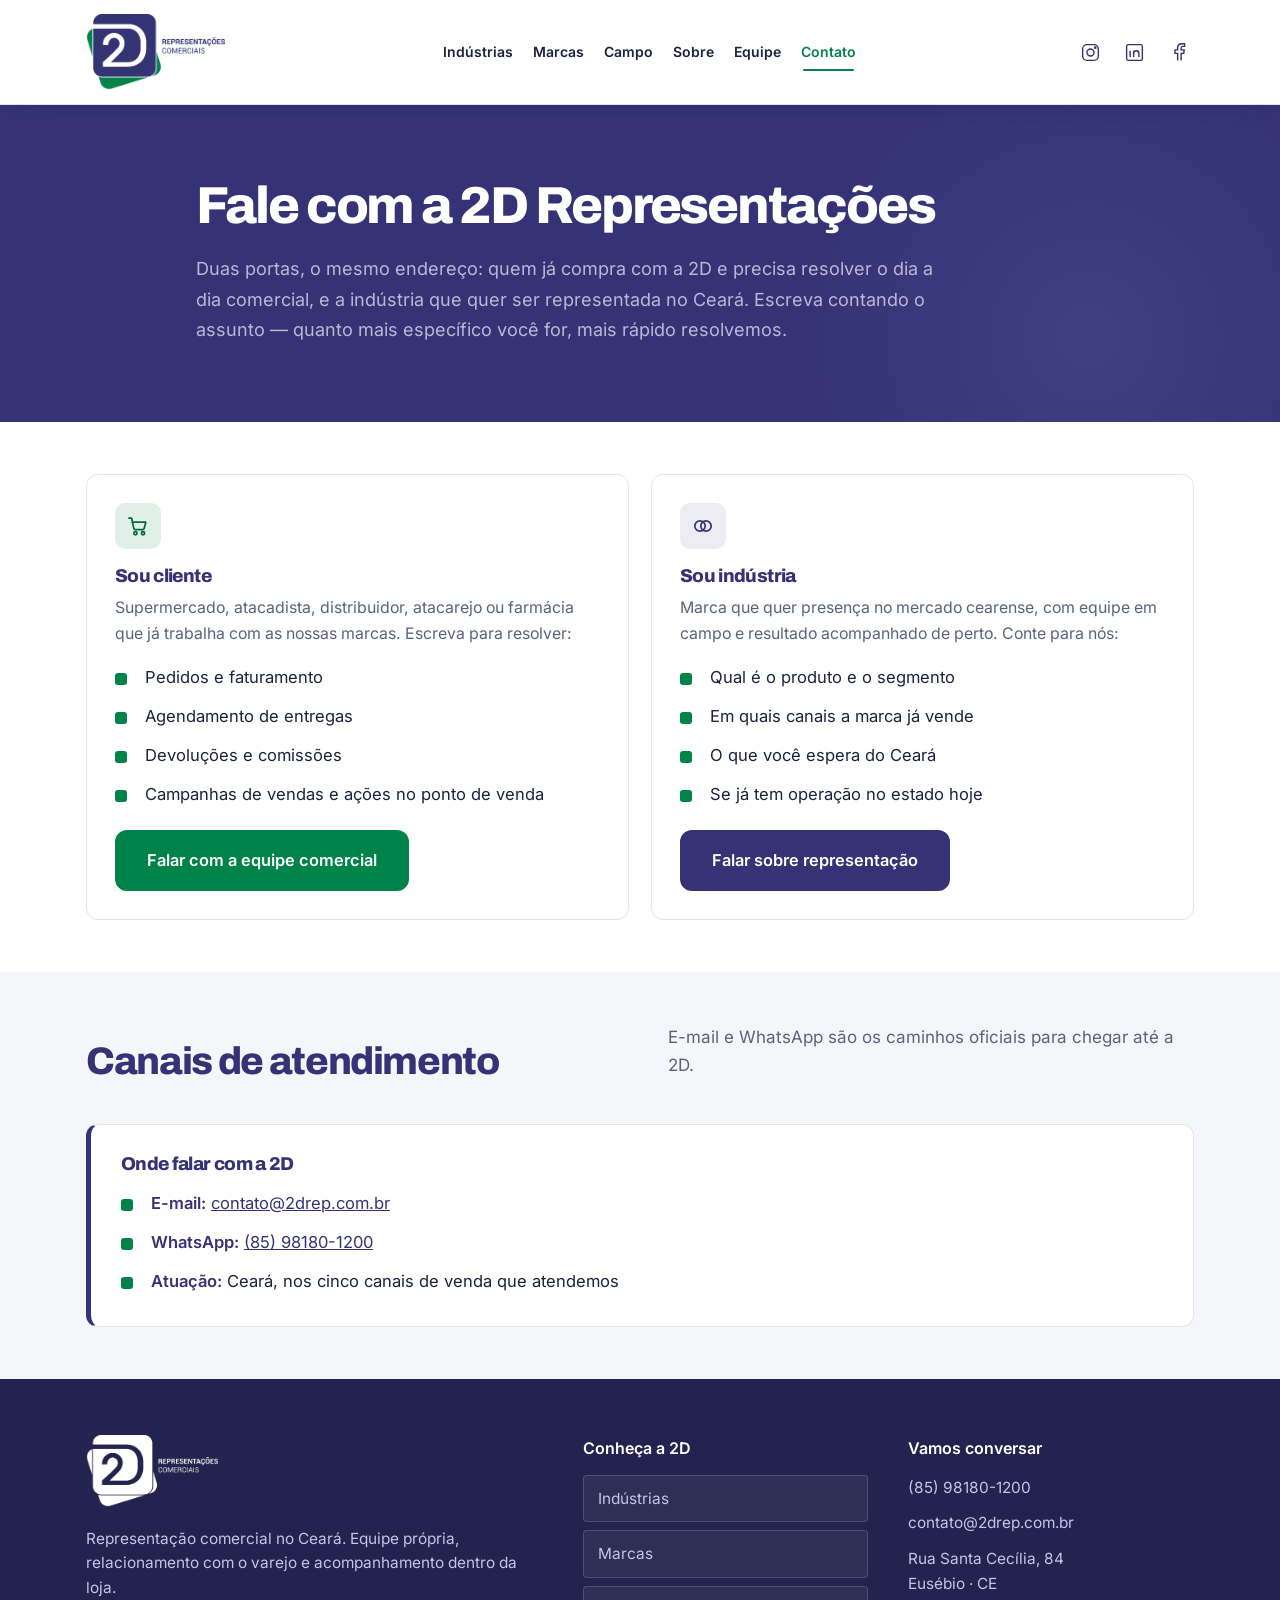
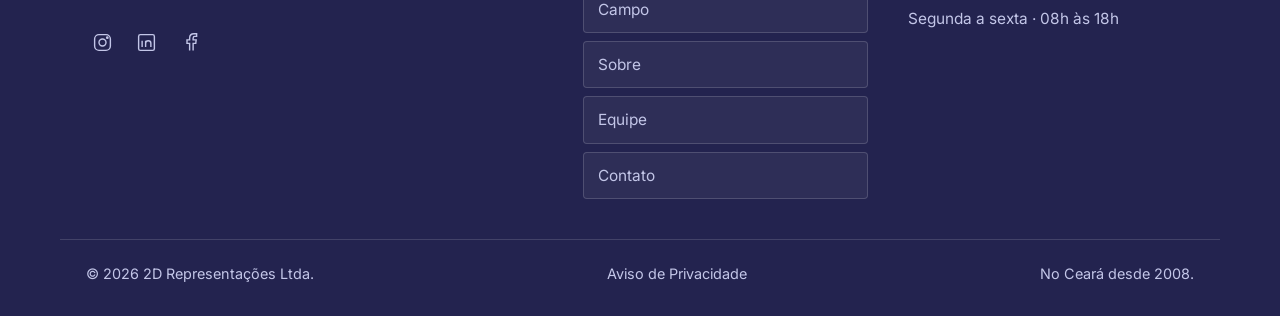
<file: contato.html>
<!DOCTYPE html><html lang="pt-BR"><head><meta charset="utf-8"><meta name="viewport" content="width=device-width, initial-scale=1"><title>Contato | Falar com a 2D Representações no Ceará</title><meta name="description" content="Fale com a 2D Representações: atendimento a clientes do varejo, atacado, distribuidores, atacarejo e farmácias, e a indústrias que querem representação no Ceará."><meta name="theme-color" content="#353375"><!-- Propriedade "https://2drep.com.br/" no Google Search Console, verificada por
         metatag em 27/09/2026. Fica no layout, e nao como arquivo solto na raiz, porque
         o arquivo alguem apaga numa faxina e a propriedade cai junto. NAO REMOVER:
         o Google reconfere de tempos em tempos. O Search Console e o que sustenta a
         indexacao, o envio do sitemap e a remocao de URL — e e pre-requisito da
         verificacao de marca que libera o acesso Basico da API do Google Ads. --><meta name="google-site-verification" content="L3gNY5Cax0-ZKSfytOoUNS5yZfPrORazYYEIP8anbDY"><!-- Verificação de domínio da Meta (Configurações do negócio › Domínios, 27/09/2026): sustenta a verificação da empresa do portfólio 2drepres. --><meta name="facebook-domain-verification" content="d10u3vdebnchkim8b451quhq4npfpv"><link rel="canonical" href="https://2drep.com.br/contato.html"><meta property="og:title" content="Contato | Falar com a 2D Representações no Ceará"><meta property="og:description" content="Fale com a 2D Representações: atendimento a clientes do varejo, atacado, distribuidores, atacarejo e farmácias, e a indústrias que querem representação no Ceará."><meta property="og:type" content="website"><meta property="og:url" content="https://2drep.com.br/contato.html"><meta property="og:site_name" content="2D Representações"><meta property="og:locale" content="pt_BR"><meta property="og:image" content="https://2drep.com.br/assets/og/2d-compartilhar.jpg"><meta property="og:image:width" content="1200"><meta property="og:image:height" content="630"><meta property="og:image:alt" content="2D Representações: representação comercial no Ceará, com ponto extra Tio João no supermercado"><meta name="twitter:card" content="summary_large_image"><!-- Icone da aba e do resultado de busca. Ate 26/09/2026 isto apontava para
         logo-color.png, que e RETANGULAR (640x349): navegador e buscador espremem
         ou cortam. Agora sao quadrados de verdade, gerados do simbolo em alta
         (marca/logo/png/simbolo-cor.png, 3334px). Os tamanhos sao multiplos de 48
         porque e o que o Google exige para mostrar o icone ao lado do resultado. --><link rel="icon" type="image/png" sizes="48x48" href="/assets/logo/favicon-48.png"><link rel="icon" type="image/png" sizes="96x96" href="/assets/logo/favicon-96.png"><link rel="icon" type="image/png" sizes="192x192" href="/assets/logo/favicon-192.png"><link rel="apple-touch-icon" href="/assets/logo/apple-touch-icon.png"><!-- A logo do cabecalho e WEBP SEM PERDA de 320x175 (13,6 KB). Era o mesmo
         logo-color.png de 640x349 e 48,6 KB, que a home baixava inteiro para
         exibir 139px de largura (CSS: .logo{height:76px}) — 35 KB gastos em
         pixel que ninguem ve. O PNG continua no disco porque e ele que o
         JSON-LD entrega ao Google como logo da Organization. --><!-- Google tag: AW-18473481970 (Ads) + G-D82GPBVWT2 (GA4), servidos pelo mesmo
         conteiner. O GA4 entra como destino da tag, nao como config aqui: o porque,
         com os numeros, esta no AGENTS.md em `ga4-ratos`. --><script async src="https://www.googletagmanager.com/gtag/js?id=AW-18473481970"></script><script type="module">window.dataLayer=window.dataLayer||[];function e(){dataLayer.push(arguments)}window.gtag=e,e(`js`,new Date),e(`config`,`AW-18473481970`);</script><!-- Meta Pixel 1395801758838823 (conta de anuncios 2drep, portfolio 2drepres).
         Criado em 27/09/2026 pela skill meta-ads-ratos; mede visita (PageView) para
         publico de remarketing e conversao das campanhas da Meta. Aviso em /privacidade.
         O fbevents.js (~150 KB) so e baixado na primeira interacao (rolagem, toque,
         tecla) ou apos 5 s — o que vier antes. Assim o diretor no 4G recebe a pagina
         inteira antes do pixel, e a home continua dentro do teto de 1 MB da spec
         (tests/test-orcamento.mjs mede ate o networkidle). O fbq() enfileira
         chamadas ate o script chegar, entao o PageView nao se perde. --><script type="module">(function(e,t,n,r,i,a,o){if(e.fbq)return;i=e.fbq=function(){i.callMethod?i.callMethod.apply(i,arguments):i.queue.push(arguments)},e._fbq||=i,i.push=i,i.loaded=!0,i.version=`2.0`,i.queue=[];var s=!1;function c(){s||(s=!0,a=t.createElement(n),a.async=!0,a.src=r,o=t.getElementsByTagName(n)[0],o.parentNode.insertBefore(a,o))}[`scroll`,`pointerdown`,`touchstart`,`keydown`].forEach(function(t){e.addEventListener(t,c,{once:!0,passive:!0})}),e.setTimeout(c,5e3)})(window,document,`script`,`https://connect.facebook.net/en_US/fbevents.js`),fbq(`init`,`1395801758838823`),fbq(`track`,`PageView`);</script><noscript><img height="1" width="1" style="display:none" alt="" src="https://www.facebook.com/tr?id=1395801758838823&ev=PageView&noscript=1"></noscript><meta name="astro-view-transitions-enabled" content="true"><meta name="astro-view-transitions-fallback" content="animate"><script type="module" src="/_astro/ClientRouter.astro_astro_type_script_index_0_lang.CYDbzu1r.js"></script><link rel="preload" href="/assets/fonts/inter-400.woff2" as="font" type="font/woff2" crossorigin><link rel="preload" href="/assets/fonts/archivo-800.woff2" as="font" type="font/woff2" crossorigin><link rel="stylesheet" href="/_astro/Base.CYRR868E.css"></head><body><a class="skip-link" href="#conteudo">Pular para o conteúdo</a><header class="site-header"><div class="container header-inner"><a class="logo-link" href="/index.html" aria-label="2D Representações — início"><img class="logo" src="/assets/logo/logo-color.webp" alt="2D Representações" width="320" height="175"></a><button class="menu-toggle" aria-controls="navegacao" aria-expanded="false" hidden>Menu <span aria-hidden="true">☰</span></button><nav class="main-nav" id="navegacao" aria-label="Navegação principal"><a href="/industrias.html">Indústrias</a><a href="/marcas.html">Marcas</a><a href="/campo.html">Campo</a><a href="/sobre.html">Sobre</a><a href="/equipe.html">Equipe</a><a href="/contato.html" aria-current="page">Contato</a></nav><div class="header-redes"><div class="redes" aria-label="Redes sociais da 2D"><a href="https://instagram.com/2drepres" aria-label="Instagram" target="_blank" rel="noopener noreferrer"><svg viewBox="0 0 24 24" fill="none" stroke="currentColor" stroke-width="1.6" aria-hidden="true"><rect x="3" y="3" width="18" height="18" rx="5"/><circle cx="12" cy="12" r="4"/><circle cx="17.5" cy="6.5" r=".8"/></svg></a><a href="https://www.linkedin.com/company/2drepres/" aria-label="LinkedIn" target="_blank" rel="noopener noreferrer"><svg viewBox="0 0 24 24" fill="none" stroke="currentColor" stroke-width="1.6" aria-hidden="true"><rect x="3" y="3" width="18" height="18" rx="2"/><path d="M7 10v7m0-10v.1M11 17v-7m0 3c0-4 6-4 6 0v4"/></svg></a><a href="https://www.facebook.com/profile.php?id=61594897432743" aria-label="Facebook" target="_blank" rel="noopener noreferrer"><svg viewBox="0 0 24 24" fill="none" stroke="currentColor" stroke-width="1.6" aria-hidden="true"><path d="M15 21v-8h3l.5-4H15V7c0-1 .5-2 2-2h2V2h-3c-3 0-5 2-5 5v2H8v4h3v8"/></svg></a></div></div></div></header><script>(function(){var n=document.querySelector('.menu-toggle'),r=document.getElementById('navegacao');if(n&&r){n.hidden=false;document.documentElement.classList.add('menu-pronto')}})()</script><main id="conteudo" tabindex="-1"><section class="hero">
    <div class="container hero-inner">
      <div>
        <h1>Fale com a 2D Representações</h1>
        <p class="hero-lead">Duas portas, o mesmo endereço: quem já compra com a 2D e precisa resolver o dia a dia comercial, e a indústria que quer ser representada no Ceará. Escreva contando o assunto — quanto mais específico você for, mais rápido resolvemos.</p>
      </div>
    </div>
  </section>

  <section class="section">
    <div class="container">
      <div class="cards cards-2">
        <div class="card rv">
          <span class="icon" aria-hidden="true">
            <svg viewBox="0 0 24 24" fill="none" stroke="currentColor" stroke-width="1.7" stroke-linecap="round" stroke-linejoin="round"><path d="M3 4.2h2.6l2.2 10.1a1.6 1.6 0 0 0 1.55 1.25h7.3a1.6 1.6 0 0 0 1.55-1.25L19.8 8.2H6.2"/><circle cx="9.4" cy="19.2" r="1.6"/><circle cx="17" cy="19.2" r="1.6"/></svg>
          </span>
          <h3>Sou cliente</h3>
          <p>Supermercado, atacadista, distribuidor, atacarejo ou farmácia que já trabalha com as nossas marcas. Escreva para resolver:</p>
          <ul class="list-marks">
            <li>Pedidos e faturamento</li>
            <li>Agendamento de entregas</li>
            <li>Devoluções e comissões</li>
            <li>Campanhas de vendas e ações no ponto de venda</li>
          </ul>
          <a href="mailto:contato@2drep.com.br" class="btn btn-primary">Falar com a equipe comercial</a>
        </div>
        <div class="card rv d1">
          <span class="icon icon-navy" aria-hidden="true">
            <svg viewBox="0 0 24 24" fill="none" stroke="currentColor" stroke-width="1.7" stroke-linecap="round" stroke-linejoin="round"><circle cx="9" cy="12" r="5.2"/><circle cx="15" cy="12" r="5.2"/></svg>
          </span>
          <h3>Sou indústria</h3>
          <p>Marca que quer presença no mercado cearense, com equipe em campo e resultado acompanhado de perto. Conte para nós:</p>
          <ul class="list-marks">
            <li>Qual é o produto e o segmento</li>
            <li>Em quais canais a marca já vende</li>
            <li>O que você espera do Ceará</li>
            <li>Se já tem operação no estado hoje</li>
          </ul>
          <a href="https://wa.me/5585981801200?text=Sou%20da%20ind%C3%BAstria%20___%20e%20quero%20falar%20sobre%20representa%C3%A7%C3%A3o%20no%20Cear%C3%A1." class="btn btn-navy">Falar sobre representação</a>
        </div>
      </div>
    </div>
  </section>

  <section class="section section-paper">
    <div class="container">
      <div class="section-head">
        <h2 class="section-title rv d1">Canais de atendimento</h2>
        <p class="rv d2">E-mail e WhatsApp são os caminhos oficiais para chegar até a 2D.</p>
      </div>
      <div class="panel rv">
        <h3>Onde falar com a 2D</h3>
        <ul class="list-marks">
          <li><strong>E-mail:</strong> <a href="mailto:contato@2drep.com.br">contato@2drep.com.br</a></li>
          <li><strong>WhatsApp:</strong> <a href="https://wa.me/5585981801200">(85) 98180-1200</a></li>
          <li><strong>Atuação:</strong> Ceará, nos cinco canais de venda que atendemos</li>
        </ul>
      </div>
    </div>
  </section></main><footer class="site-footer"><div class="container footer-top"><div class="footer-brand"><a href="/index.html"><img src="/assets/logo/logo-white.png" alt="2D Representações" class="logo-footer" width="190" height="70" loading="lazy"></a><p>Representação comercial no Ceará. Equipe própria, relacionamento com o varejo e acompanhamento dentro da loja.</p><div class="redes" aria-label="Redes sociais da 2D"><a href="https://instagram.com/2drepres" aria-label="Instagram" target="_blank" rel="noopener noreferrer"><svg viewBox="0 0 24 24" fill="none" stroke="currentColor" stroke-width="1.6" aria-hidden="true"><rect x="3" y="3" width="18" height="18" rx="5"/><circle cx="12" cy="12" r="4"/><circle cx="17.5" cy="6.5" r=".8"/></svg></a><a href="https://www.linkedin.com/company/2drepres/" aria-label="LinkedIn" target="_blank" rel="noopener noreferrer"><svg viewBox="0 0 24 24" fill="none" stroke="currentColor" stroke-width="1.6" aria-hidden="true"><rect x="3" y="3" width="18" height="18" rx="2"/><path d="M7 10v7m0-10v.1M11 17v-7m0 3c0-4 6-4 6 0v4"/></svg></a><a href="https://www.facebook.com/profile.php?id=61594897432743" aria-label="Facebook" target="_blank" rel="noopener noreferrer"><svg viewBox="0 0 24 24" fill="none" stroke="currentColor" stroke-width="1.6" aria-hidden="true"><path d="M15 21v-8h3l.5-4H15V7c0-1 .5-2 2-2h2V2h-3c-3 0-5 2-5 5v2H8v4h3v8"/></svg></a></div></div><div class="footer-col"><p class="footer-title">Conheça a 2D</p><ul class="footer-list footer-nav"><li><a href="/industrias.html">Indústrias</a></li><li><a href="/marcas.html">Marcas</a></li><li><a href="/campo.html">Campo</a></li><li><a href="/sobre.html">Sobre</a></li><li><a href="/equipe.html">Equipe</a></li><li><a href="/contato.html">Contato</a></li></ul></div><div class="footer-col"><p class="footer-title">Vamos conversar</p><ul class="footer-list"><li><a href="https://wa.me/5585981801200">(85) 98180-1200</a></li><li><a href="mailto:contato@2drep.com.br">contato@2drep.com.br</a></li><li>Rua Santa Cecília, 84<br>Eusébio · CE</li><li>Segunda a sexta · 08h às 18h</li></ul></div></div><div class="container footer-bottom"><p>© 2026 2D Representações Ltda.</p><p><a href="/privacidade.html">Aviso de Privacidade</a></p><p>No Ceará desde 2008.</p></div></footer><dialog id="foto-ampliada" class="foto-dialog" aria-label="Foto de campo ampliada"><form method="dialog"><button>Fechar ×</button></form><figure><img alt=""><figcaption></figcaption></figure></dialog><script type="module">var e;function t(){e?.abort(),e=new AbortController;let{signal:t}=e,n=document.querySelector(`.menu-toggle`),r=document.querySelector(`#navegacao`);if(n&&r){n.hidden=!1,document.documentElement.classList.add(`menu-pronto`);let e=()=>{n.setAttribute(`aria-expanded`,`false`),r.classList.remove(`aberto`)};n.addEventListener(`click`,()=>{let e=n.getAttribute(`aria-expanded`)!==`true`;n.setAttribute(`aria-expanded`,String(e)),r.classList.toggle(`aberto`,e)},{signal:t}),document.addEventListener(`keydown`,t=>{t.key===`Escape`&&(e(),n.focus())},{signal:t}),r.addEventListener(`click`,e,{signal:t})}let i=document.querySelector(`[data-filtros]`);if(i){i.hidden=!1;let e=i.querySelector(`[name=praca]`),n=i.querySelector(`[name=marca]`),r=i.querySelector(`[role=status]`),a=[...document.querySelectorAll(`[data-peca]`)],o=(t=!0)=>{let i=0;for(let t of a){let r=JSON.parse(t.dataset.marcas||`[]`);t.hidden=!!(e.value&&t.dataset.praca!==e.value||n.value&&!r.includes(n.value)),t.hidden||i++}document.querySelectorAll(`[data-mes]`).forEach(e=>{e.hidden=!e.querySelector(`[data-peca]:not([hidden])`)});let o=document.querySelector(`.sem-resultado`);if(o&&(o.hidden=i>0),r.textContent=`${i} ${i===1?`registro`:`registros`}`,t){let t=new URL(location.href);for(let r of[e,n])r.value?t.searchParams.set(r.name,r.value):t.searchParams.delete(r.name);t.href!==location.href&&history.pushState({},``,t)}},s=()=>{let t=new URLSearchParams(location.search);for(let r of[e,n]){let e=t.get(r.name)||``;r.value=[...r.options].some(t=>t.value===e)?e:``}o(!1)};i.addEventListener(`change`,()=>o(),{signal:t}),i.addEventListener(`submit`,e=>{e.preventDefault(),o()},{signal:t}),i.addEventListener(`reset`,()=>{e.value=``,n.value=``,o()},{signal:t}),window.addEventListener(`popstate`,s,{signal:t}),s()}document.querySelectorAll(`[data-foto]`).forEach(e=>{e.addEventListener(`click`,t=>{if(t.ctrlKey||t.metaKey||t.shiftKey||t.altKey)return;let n=document.querySelector(`#foto-ampliada`),r=e.querySelector(`img`);if(!n||!r)return;t.preventDefault();let i=n.querySelector(`img`);i.src=r.currentSrc||r.src,i.alt=r.alt,n.querySelector(`figcaption`).textContent=r.alt,n.showModal()},{signal:t})});let a=document.querySelector(`#foto-ampliada`);a?.addEventListener(`click`,e=>{e.target===a&&a.close()},{signal:t}),document.addEventListener(`click`,e=>{let t=e.target instanceof Element?e.target.closest(`a[href]`):null;if(!t)return;let n=t.getAttribute(`href`)||``,r=n.startsWith(`mailto:`)?`email`:n.startsWith(`tel:`)?`telefone`:/^https?:\/\/(wa\.me|api\.whatsapp\.com)\//.test(n)?`whatsapp`:``;if(!r)return;let i=`sem texto`;if(r===`whatsapp`)try{i=new URL(n,location.href).searchParams.get(`text`)?.slice(0,60)||`sem texto`}catch{}let a={metodo:r,pagina:location.pathname,marcador:i},o=window;o.gtag?o.gtag(`event`,`generate_lead`,a):(o.dataLayer=o.dataLayer||[]).push([`event`,`generate_lead`,a]),o.fbq?.(`trackCustom`,`Contato`,a)},{signal:t,capture:!0});let o=document.querySelector(`#hero-video`);if(o&&!matchMedia(`(prefers-reduced-motion: reduce)`).matches&&matchMedia(`(min-width: 761px)`).matches){let e=()=>o.play().then(()=>!0).catch(()=>!1),n=async()=>{if(o.preload=`auto`,await e())return;let n=async()=>{await e()&&i()},r=[`pointerdown`,`touchstart`,`scroll`,`keydown`],i=()=>r.forEach(e=>window.removeEventListener(e,n));r.forEach(e=>window.addEventListener(e,n,{passive:!0,signal:t}))};document.readyState===`complete`?n():window.addEventListener(`load`,n,{once:!0,signal:t})}}document.addEventListener(`astro:page-load`,t),document.addEventListener(`astro:before-swap`,()=>e?.abort());</script></body></html>
</file>
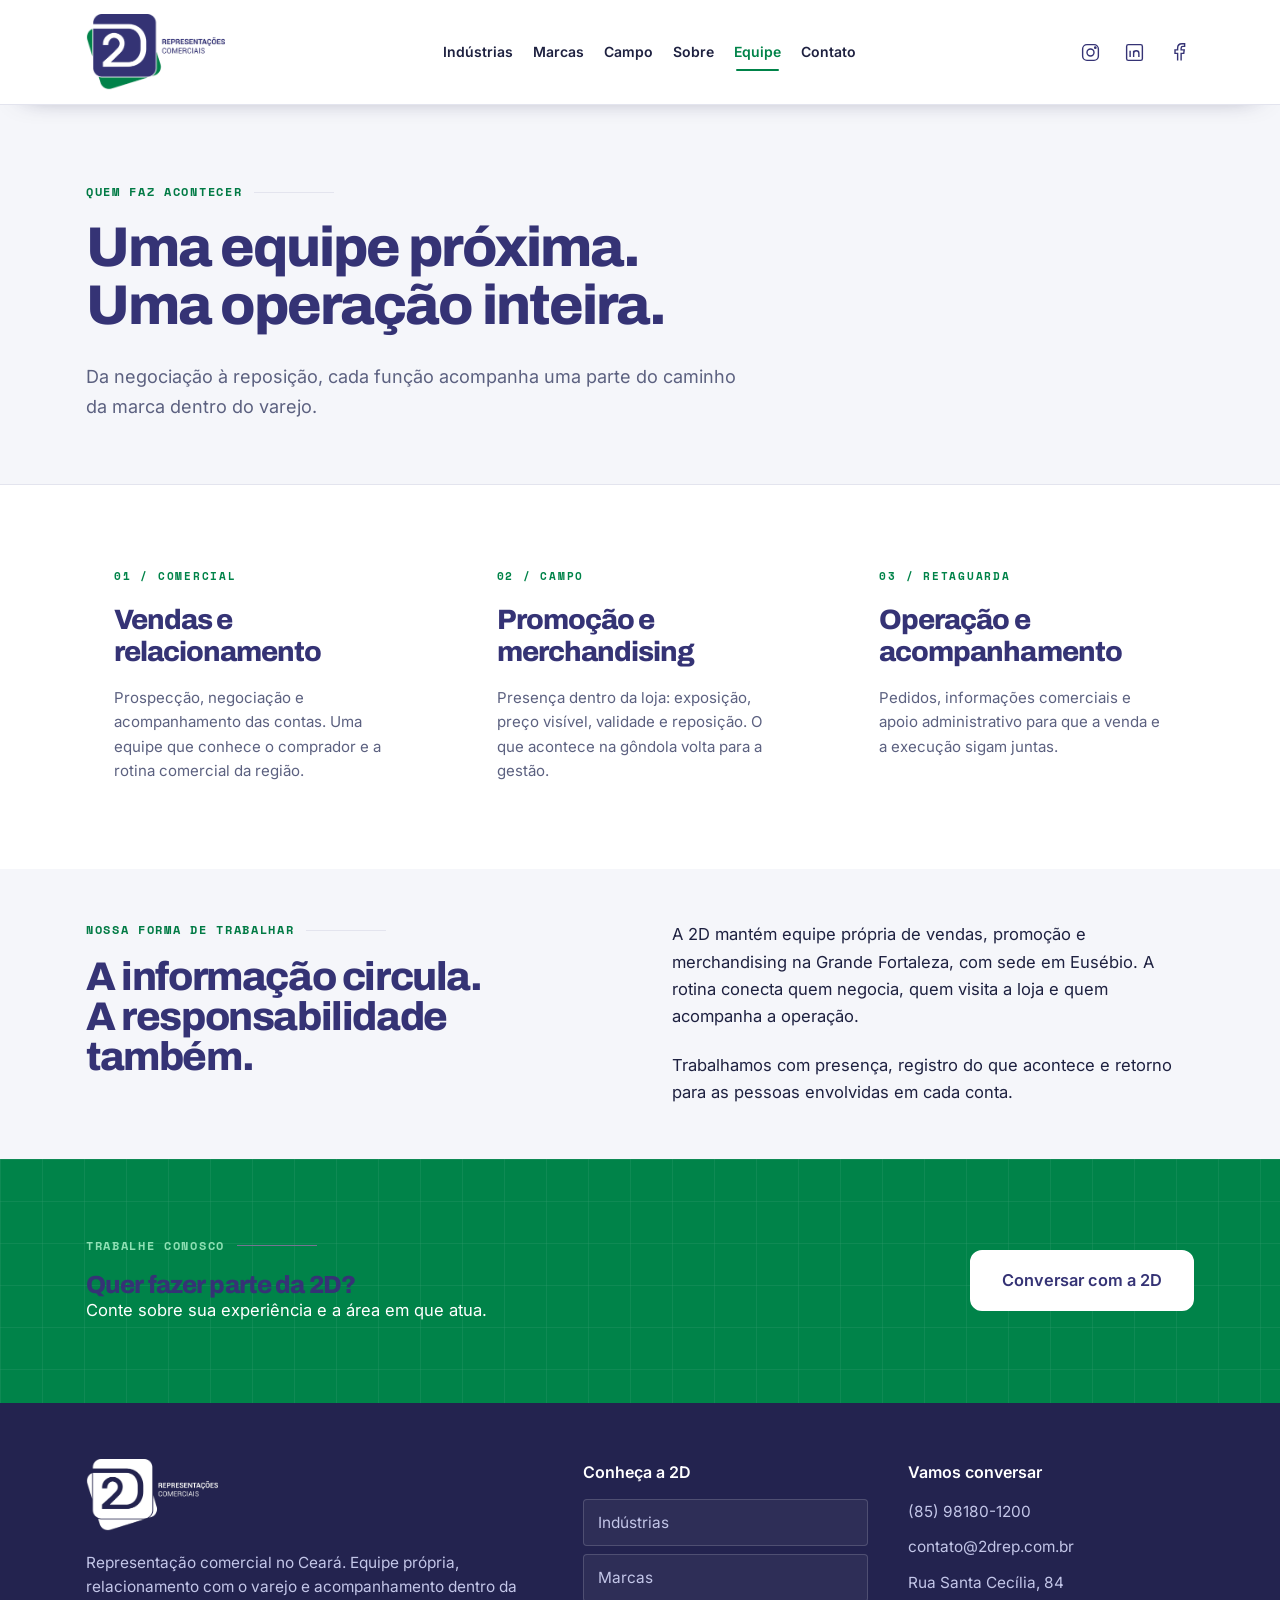
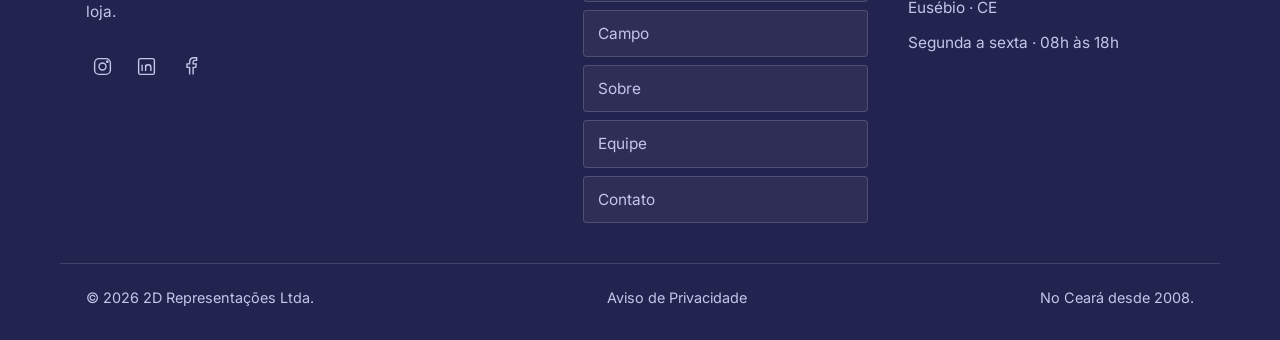
<file: equipe.html>
<!DOCTYPE html><html lang="pt-BR"><head><meta charset="utf-8"><meta name="viewport" content="width=device-width, initial-scale=1"><title>Equipe | Vendas, promoção e retaguarda | 2D Representações</title><meta name="description" content="Vendas, promoção, merchandising e retaguarda: conheça as funções que sustentam a operação da 2D no Ceará."><meta name="theme-color" content="#353375"><!-- Propriedade "https://2drep.com.br/" no Google Search Console, verificada por
         metatag em 27/09/2026. Fica no layout, e nao como arquivo solto na raiz, porque
         o arquivo alguem apaga numa faxina e a propriedade cai junto. NAO REMOVER:
         o Google reconfere de tempos em tempos. O Search Console e o que sustenta a
         indexacao, o envio do sitemap e a remocao de URL — e e pre-requisito da
         verificacao de marca que libera o acesso Basico da API do Google Ads. --><meta name="google-site-verification" content="L3gNY5Cax0-ZKSfytOoUNS5yZfPrORazYYEIP8anbDY"><!-- Verificação de domínio da Meta (Configurações do negócio › Domínios, 27/09/2026): sustenta a verificação da empresa do portfólio 2drepres. --><meta name="facebook-domain-verification" content="d10u3vdebnchkim8b451quhq4npfpv"><link rel="canonical" href="https://2drep.com.br/equipe.html"><meta property="og:title" content="Equipe | Vendas, promoção e retaguarda | 2D Representações"><meta property="og:description" content="Vendas, promoção, merchandising e retaguarda: conheça as funções que sustentam a operação da 2D no Ceará."><meta property="og:type" content="website"><meta property="og:url" content="https://2drep.com.br/equipe.html"><meta property="og:site_name" content="2D Representações"><meta property="og:locale" content="pt_BR"><meta property="og:image" content="https://2drep.com.br/assets/og/2d-compartilhar.jpg"><meta property="og:image:width" content="1200"><meta property="og:image:height" content="630"><meta property="og:image:alt" content="2D Representações: representação comercial no Ceará, com ponto extra Tio João no supermercado"><meta name="twitter:card" content="summary_large_image"><!-- Icone da aba e do resultado de busca. Ate 26/09/2026 isto apontava para
         logo-color.png, que e RETANGULAR (640x349): navegador e buscador espremem
         ou cortam. Agora sao quadrados de verdade, gerados do simbolo em alta
         (marca/logo/png/simbolo-cor.png, 3334px). Os tamanhos sao multiplos de 48
         porque e o que o Google exige para mostrar o icone ao lado do resultado. --><link rel="icon" type="image/png" sizes="48x48" href="/assets/logo/favicon-48.png"><link rel="icon" type="image/png" sizes="96x96" href="/assets/logo/favicon-96.png"><link rel="icon" type="image/png" sizes="192x192" href="/assets/logo/favicon-192.png"><link rel="apple-touch-icon" href="/assets/logo/apple-touch-icon.png"><!-- A logo do cabecalho e WEBP SEM PERDA de 320x175 (13,6 KB). Era o mesmo
         logo-color.png de 640x349 e 48,6 KB, que a home baixava inteiro para
         exibir 139px de largura (CSS: .logo{height:76px}) — 35 KB gastos em
         pixel que ninguem ve. O PNG continua no disco porque e ele que o
         JSON-LD entrega ao Google como logo da Organization. --><!-- Google tag: AW-18473481970 (Ads) + G-D82GPBVWT2 (GA4), servidos pelo mesmo
         conteiner. O GA4 entra como destino da tag, nao como config aqui: o porque,
         com os numeros, esta no AGENTS.md em `ga4-ratos`. --><script async src="https://www.googletagmanager.com/gtag/js?id=AW-18473481970"></script><script type="module">window.dataLayer=window.dataLayer||[];function e(){dataLayer.push(arguments)}window.gtag=e,e(`js`,new Date),e(`config`,`AW-18473481970`);</script><!-- Meta Pixel 1395801758838823 (conta de anuncios 2drep, portfolio 2drepres).
         Criado em 27/09/2026 pela skill meta-ads-ratos; mede visita (PageView) para
         publico de remarketing e conversao das campanhas da Meta. Aviso em /privacidade.
         O fbevents.js (~150 KB) so e baixado na primeira interacao (rolagem, toque,
         tecla) ou apos 5 s — o que vier antes. Assim o diretor no 4G recebe a pagina
         inteira antes do pixel, e a home continua dentro do teto de 1 MB da spec
         (tests/test-orcamento.mjs mede ate o networkidle). O fbq() enfileira
         chamadas ate o script chegar, entao o PageView nao se perde. --><script type="module">(function(e,t,n,r,i,a,o){if(e.fbq)return;i=e.fbq=function(){i.callMethod?i.callMethod.apply(i,arguments):i.queue.push(arguments)},e._fbq||=i,i.push=i,i.loaded=!0,i.version=`2.0`,i.queue=[];var s=!1;function c(){s||(s=!0,a=t.createElement(n),a.async=!0,a.src=r,o=t.getElementsByTagName(n)[0],o.parentNode.insertBefore(a,o))}[`scroll`,`pointerdown`,`touchstart`,`keydown`].forEach(function(t){e.addEventListener(t,c,{once:!0,passive:!0})}),e.setTimeout(c,5e3)})(window,document,`script`,`https://connect.facebook.net/en_US/fbevents.js`),fbq(`init`,`1395801758838823`),fbq(`track`,`PageView`);</script><noscript><img height="1" width="1" style="display:none" alt="" src="https://www.facebook.com/tr?id=1395801758838823&ev=PageView&noscript=1"></noscript><meta name="astro-view-transitions-enabled" content="true"><meta name="astro-view-transitions-fallback" content="animate"><script type="module" src="/_astro/ClientRouter.astro_astro_type_script_index_0_lang.CYDbzu1r.js"></script><link rel="preload" href="/assets/fonts/inter-400.woff2" as="font" type="font/woff2" crossorigin><link rel="preload" href="/assets/fonts/archivo-800.woff2" as="font" type="font/woff2" crossorigin><link rel="stylesheet" href="/_astro/Base.CYRR868E.css"></head><body><a class="skip-link" href="#conteudo">Pular para o conteúdo</a><header class="site-header"><div class="container header-inner"><a class="logo-link" href="/index.html" aria-label="2D Representações — início"><img class="logo" src="/assets/logo/logo-color.webp" alt="2D Representações" width="320" height="175"></a><button class="menu-toggle" aria-controls="navegacao" aria-expanded="false" hidden>Menu <span aria-hidden="true">☰</span></button><nav class="main-nav" id="navegacao" aria-label="Navegação principal"><a href="/industrias.html">Indústrias</a><a href="/marcas.html">Marcas</a><a href="/campo.html">Campo</a><a href="/sobre.html">Sobre</a><a href="/equipe.html" aria-current="page">Equipe</a><a href="/contato.html">Contato</a></nav><div class="header-redes"><div class="redes" aria-label="Redes sociais da 2D"><a href="https://instagram.com/2drepres" aria-label="Instagram" target="_blank" rel="noopener noreferrer"><svg viewBox="0 0 24 24" fill="none" stroke="currentColor" stroke-width="1.6" aria-hidden="true"><rect x="3" y="3" width="18" height="18" rx="5"/><circle cx="12" cy="12" r="4"/><circle cx="17.5" cy="6.5" r=".8"/></svg></a><a href="https://www.linkedin.com/company/2drepres/" aria-label="LinkedIn" target="_blank" rel="noopener noreferrer"><svg viewBox="0 0 24 24" fill="none" stroke="currentColor" stroke-width="1.6" aria-hidden="true"><rect x="3" y="3" width="18" height="18" rx="2"/><path d="M7 10v7m0-10v.1M11 17v-7m0 3c0-4 6-4 6 0v4"/></svg></a><a href="https://www.facebook.com/profile.php?id=61594897432743" aria-label="Facebook" target="_blank" rel="noopener noreferrer"><svg viewBox="0 0 24 24" fill="none" stroke="currentColor" stroke-width="1.6" aria-hidden="true"><path d="M15 21v-8h3l.5-4H15V7c0-1 .5-2 2-2h2V2h-3c-3 0-5 2-5 5v2H8v4h3v8"/></svg></a></div></div></div></header><script>(function(){var n=document.querySelector('.menu-toggle'),r=document.getElementById('navegacao');if(n&&r){n.hidden=false;document.documentElement.classList.add('menu-pronto')}})()</script><main id="conteudo" tabindex="-1"><section class="page-intro"><div class="container"><p class="mono">Quem faz acontecer</p><h1>Uma equipe próxima.<br>Uma operação inteira.</h1><p>Da negociação à reposição, cada função acompanha uma parte do caminho da marca dentro do varejo.</p></div></section><section class="sec"><div class="container"><div class="cards-num"><article class="card-num"><span class="n">01 / COMERCIAL</span><h2>Vendas e relacionamento</h2><p>Prospecção, negociação e acompanhamento das contas. Uma equipe que conhece o comprador e a rotina comercial da região.</p></article><article class="card-num"><span class="n">02 / CAMPO</span><h2>Promoção e merchandising</h2><p>Presença dentro da loja: exposição, preço visível, validade e reposição. O que acontece na gôndola volta para a gestão.</p></article><article class="card-num"><span class="n">03 / RETAGUARDA</span><h2>Operação e acompanhamento</h2><p>Pedidos, informações comerciais e apoio administrativo para que a venda e a execução sigam juntas.</p></article></div></div></section><section class="sec sec-paper"><div class="container equipe-rotina"><div><p class="mono">Nossa forma de trabalhar</p><h2>A informação circula.<br>A responsabilidade também.</h2></div><div><p>A 2D mantém equipe própria de vendas, promoção e merchandising na Grande Fortaleza, com sede em Eusébio. A rotina conecta quem negocia, quem visita a loja e quem acompanha a operação.</p><p>Trabalhamos com presença, registro do que acontece e retorno para as pessoas envolvidas em cada conta.</p></div></div></section><section class="cta"><div class="container cta-inner"><div><p class="mono on-dark">Trabalhe conosco</p><h2>Quer fazer parte da 2D?</h2><p>Conte sobre sua experiência e a área em que atua.</p></div><a class="btn btn-light" href="https://wa.me/5585981801200?text=Ol%C3%A1!%20Quero%20conversar%20sobre%20oportunidades%20na%20equipe%20da%202D.">Conversar com a 2D</a></div></section></main><footer class="site-footer"><div class="container footer-top"><div class="footer-brand"><a href="/index.html"><img src="/assets/logo/logo-white.png" alt="2D Representações" class="logo-footer" width="190" height="70" loading="lazy"></a><p>Representação comercial no Ceará. Equipe própria, relacionamento com o varejo e acompanhamento dentro da loja.</p><div class="redes" aria-label="Redes sociais da 2D"><a href="https://instagram.com/2drepres" aria-label="Instagram" target="_blank" rel="noopener noreferrer"><svg viewBox="0 0 24 24" fill="none" stroke="currentColor" stroke-width="1.6" aria-hidden="true"><rect x="3" y="3" width="18" height="18" rx="5"/><circle cx="12" cy="12" r="4"/><circle cx="17.5" cy="6.5" r=".8"/></svg></a><a href="https://www.linkedin.com/company/2drepres/" aria-label="LinkedIn" target="_blank" rel="noopener noreferrer"><svg viewBox="0 0 24 24" fill="none" stroke="currentColor" stroke-width="1.6" aria-hidden="true"><rect x="3" y="3" width="18" height="18" rx="2"/><path d="M7 10v7m0-10v.1M11 17v-7m0 3c0-4 6-4 6 0v4"/></svg></a><a href="https://www.facebook.com/profile.php?id=61594897432743" aria-label="Facebook" target="_blank" rel="noopener noreferrer"><svg viewBox="0 0 24 24" fill="none" stroke="currentColor" stroke-width="1.6" aria-hidden="true"><path d="M15 21v-8h3l.5-4H15V7c0-1 .5-2 2-2h2V2h-3c-3 0-5 2-5 5v2H8v4h3v8"/></svg></a></div></div><div class="footer-col"><p class="footer-title">Conheça a 2D</p><ul class="footer-list footer-nav"><li><a href="/industrias.html">Indústrias</a></li><li><a href="/marcas.html">Marcas</a></li><li><a href="/campo.html">Campo</a></li><li><a href="/sobre.html">Sobre</a></li><li><a href="/equipe.html">Equipe</a></li><li><a href="/contato.html">Contato</a></li></ul></div><div class="footer-col"><p class="footer-title">Vamos conversar</p><ul class="footer-list"><li><a href="https://wa.me/5585981801200">(85) 98180-1200</a></li><li><a href="mailto:contato@2drep.com.br">contato@2drep.com.br</a></li><li>Rua Santa Cecília, 84<br>Eusébio · CE</li><li>Segunda a sexta · 08h às 18h</li></ul></div></div><div class="container footer-bottom"><p>© 2026 2D Representações Ltda.</p><p><a href="/privacidade.html">Aviso de Privacidade</a></p><p>No Ceará desde 2008.</p></div></footer><dialog id="foto-ampliada" class="foto-dialog" aria-label="Foto de campo ampliada"><form method="dialog"><button>Fechar ×</button></form><figure><img alt=""><figcaption></figcaption></figure></dialog><script type="module">var e;function t(){e?.abort(),e=new AbortController;let{signal:t}=e,n=document.querySelector(`.menu-toggle`),r=document.querySelector(`#navegacao`);if(n&&r){n.hidden=!1,document.documentElement.classList.add(`menu-pronto`);let e=()=>{n.setAttribute(`aria-expanded`,`false`),r.classList.remove(`aberto`)};n.addEventListener(`click`,()=>{let e=n.getAttribute(`aria-expanded`)!==`true`;n.setAttribute(`aria-expanded`,String(e)),r.classList.toggle(`aberto`,e)},{signal:t}),document.addEventListener(`keydown`,t=>{t.key===`Escape`&&(e(),n.focus())},{signal:t}),r.addEventListener(`click`,e,{signal:t})}let i=document.querySelector(`[data-filtros]`);if(i){i.hidden=!1;let e=i.querySelector(`[name=praca]`),n=i.querySelector(`[name=marca]`),r=i.querySelector(`[role=status]`),a=[...document.querySelectorAll(`[data-peca]`)],o=(t=!0)=>{let i=0;for(let t of a){let r=JSON.parse(t.dataset.marcas||`[]`);t.hidden=!!(e.value&&t.dataset.praca!==e.value||n.value&&!r.includes(n.value)),t.hidden||i++}document.querySelectorAll(`[data-mes]`).forEach(e=>{e.hidden=!e.querySelector(`[data-peca]:not([hidden])`)});let o=document.querySelector(`.sem-resultado`);if(o&&(o.hidden=i>0),r.textContent=`${i} ${i===1?`registro`:`registros`}`,t){let t=new URL(location.href);for(let r of[e,n])r.value?t.searchParams.set(r.name,r.value):t.searchParams.delete(r.name);t.href!==location.href&&history.pushState({},``,t)}},s=()=>{let t=new URLSearchParams(location.search);for(let r of[e,n]){let e=t.get(r.name)||``;r.value=[...r.options].some(t=>t.value===e)?e:``}o(!1)};i.addEventListener(`change`,()=>o(),{signal:t}),i.addEventListener(`submit`,e=>{e.preventDefault(),o()},{signal:t}),i.addEventListener(`reset`,()=>{e.value=``,n.value=``,o()},{signal:t}),window.addEventListener(`popstate`,s,{signal:t}),s()}document.querySelectorAll(`[data-foto]`).forEach(e=>{e.addEventListener(`click`,t=>{if(t.ctrlKey||t.metaKey||t.shiftKey||t.altKey)return;let n=document.querySelector(`#foto-ampliada`),r=e.querySelector(`img`);if(!n||!r)return;t.preventDefault();let i=n.querySelector(`img`);i.src=r.currentSrc||r.src,i.alt=r.alt,n.querySelector(`figcaption`).textContent=r.alt,n.showModal()},{signal:t})});let a=document.querySelector(`#foto-ampliada`);a?.addEventListener(`click`,e=>{e.target===a&&a.close()},{signal:t}),document.addEventListener(`click`,e=>{let t=e.target instanceof Element?e.target.closest(`a[href]`):null;if(!t)return;let n=t.getAttribute(`href`)||``,r=n.startsWith(`mailto:`)?`email`:n.startsWith(`tel:`)?`telefone`:/^https?:\/\/(wa\.me|api\.whatsapp\.com)\//.test(n)?`whatsapp`:``;if(!r)return;let i=`sem texto`;if(r===`whatsapp`)try{i=new URL(n,location.href).searchParams.get(`text`)?.slice(0,60)||`sem texto`}catch{}let a={metodo:r,pagina:location.pathname,marcador:i},o=window;o.gtag?o.gtag(`event`,`generate_lead`,a):(o.dataLayer=o.dataLayer||[]).push([`event`,`generate_lead`,a]),o.fbq?.(`trackCustom`,`Contato`,a)},{signal:t,capture:!0});let o=document.querySelector(`#hero-video`);if(o&&!matchMedia(`(prefers-reduced-motion: reduce)`).matches&&matchMedia(`(min-width: 761px)`).matches){let e=()=>o.play().then(()=>!0).catch(()=>!1),n=async()=>{if(o.preload=`auto`,await e())return;let n=async()=>{await e()&&i()},r=[`pointerdown`,`touchstart`,`scroll`,`keydown`],i=()=>r.forEach(e=>window.removeEventListener(e,n));r.forEach(e=>window.addEventListener(e,n,{passive:!0,signal:t}))};document.readyState===`complete`?n():window.addEventListener(`load`,n,{once:!0,signal:t})}}document.addEventListener(`astro:page-load`,t),document.addEventListener(`astro:before-swap`,()=>e?.abort());</script></body></html>
</file>
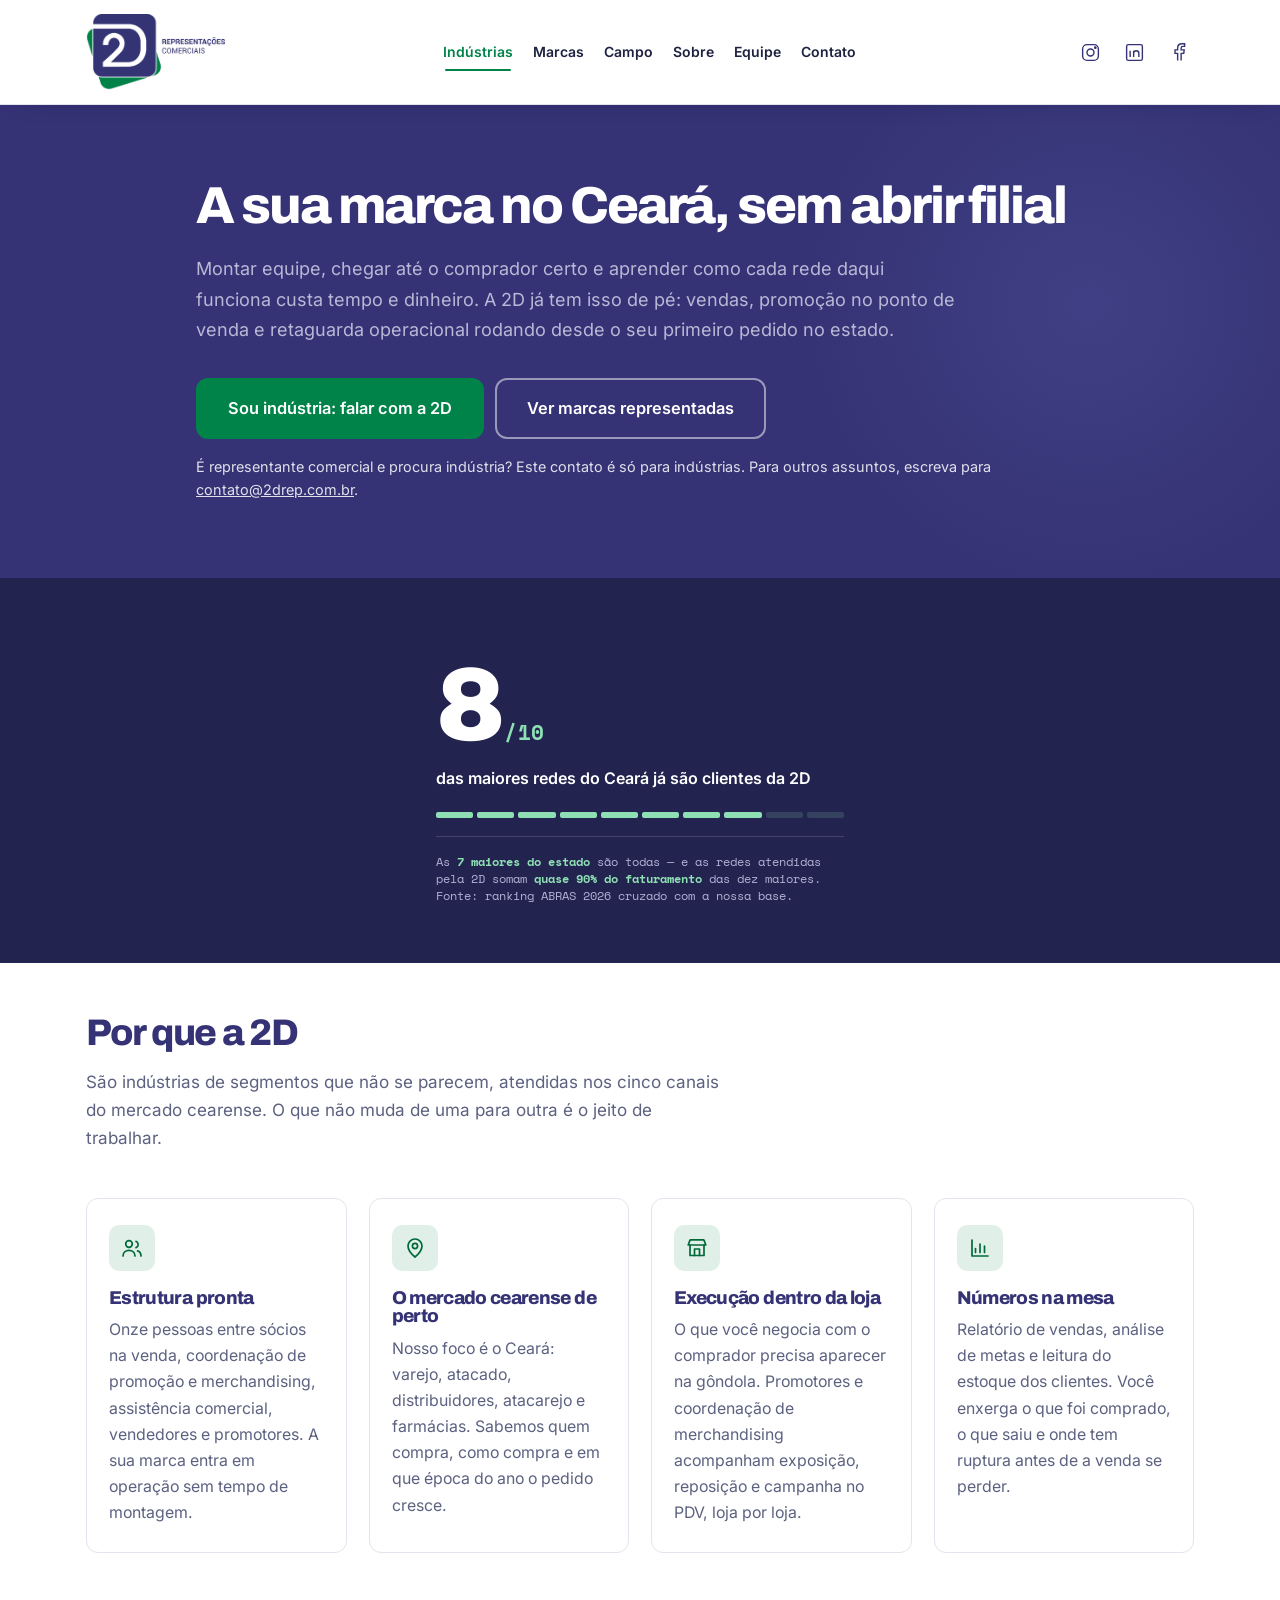
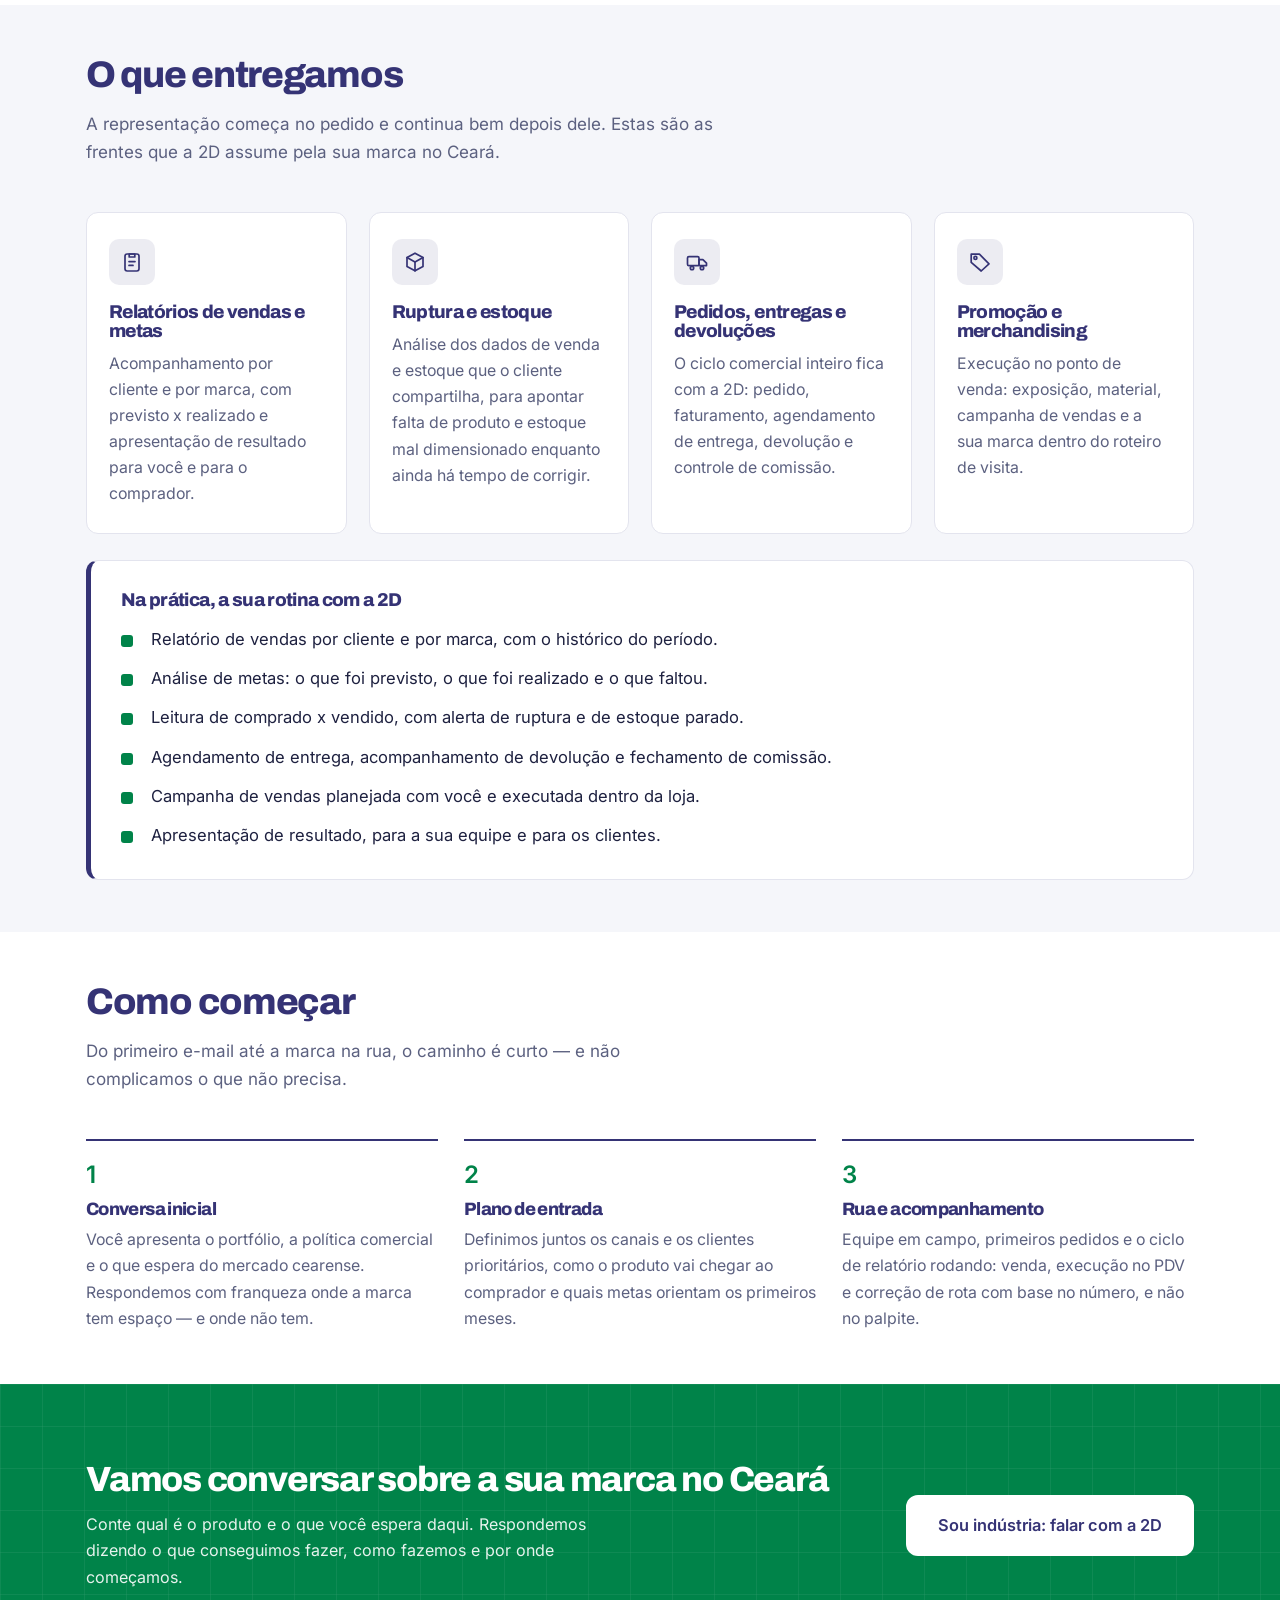
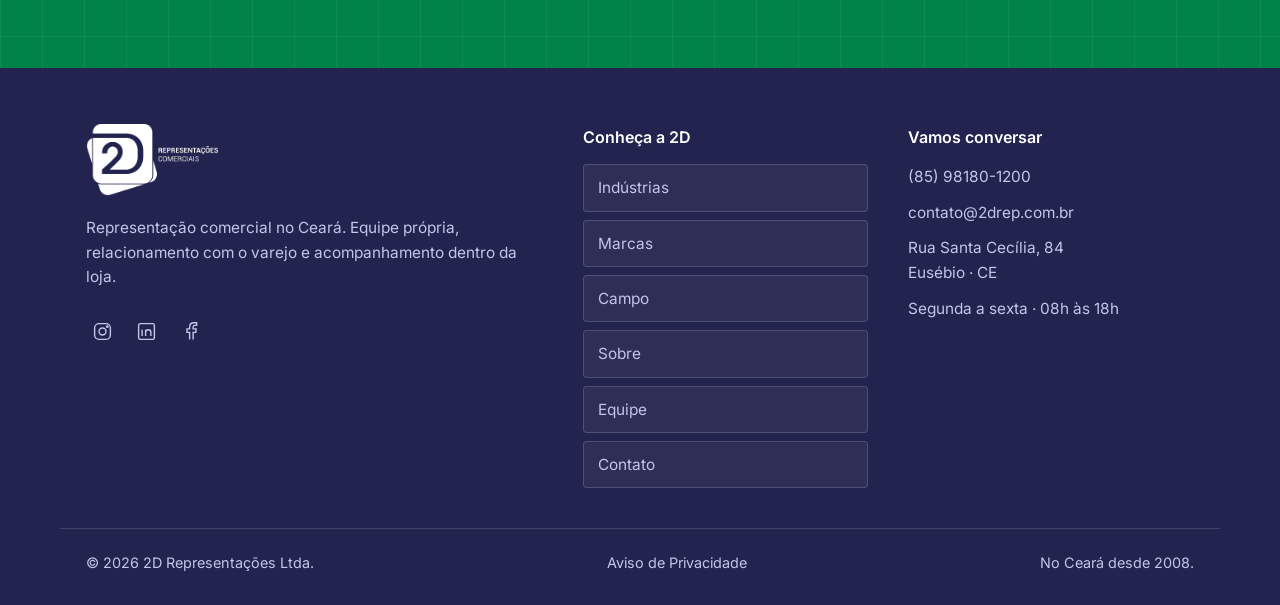
<file: industrias.html>
<!DOCTYPE html><html lang="pt-BR"><head><meta charset="utf-8"><meta name="viewport" content="width=device-width, initial-scale=1"><title>Indústrias: representante comercial no Ceará | 2D Representações</title><meta name="description" content="Representação comercial no Ceará para indústrias: equipe própria em campo, execução no ponto de venda, relatórios de vendas e controle de ruptura e estoque."><meta name="theme-color" content="#353375"><!-- Propriedade "https://2drep.com.br/" no Google Search Console, verificada por
         metatag em 27/09/2026. Fica no layout, e nao como arquivo solto na raiz, porque
         o arquivo alguem apaga numa faxina e a propriedade cai junto. NAO REMOVER:
         o Google reconfere de tempos em tempos. O Search Console e o que sustenta a
         indexacao, o envio do sitemap e a remocao de URL — e e pre-requisito da
         verificacao de marca que libera o acesso Basico da API do Google Ads. --><meta name="google-site-verification" content="L3gNY5Cax0-ZKSfytOoUNS5yZfPrORazYYEIP8anbDY"><!-- Verificação de domínio da Meta (Configurações do negócio › Domínios, 27/09/2026): sustenta a verificação da empresa do portfólio 2drepres. --><meta name="facebook-domain-verification" content="d10u3vdebnchkim8b451quhq4npfpv"><link rel="canonical" href="https://2drep.com.br/industrias.html"><meta property="og:title" content="Indústrias: representante comercial no Ceará | 2D Representações"><meta property="og:description" content="Representação comercial no Ceará para indústrias: equipe própria em campo, execução no ponto de venda, relatórios de vendas e controle de ruptura e estoque."><meta property="og:type" content="website"><meta property="og:url" content="https://2drep.com.br/industrias.html"><meta property="og:site_name" content="2D Representações"><meta property="og:locale" content="pt_BR"><meta property="og:image" content="https://2drep.com.br/assets/og/2d-compartilhar.jpg"><meta property="og:image:width" content="1200"><meta property="og:image:height" content="630"><meta property="og:image:alt" content="2D Representações: representação comercial no Ceará, com ponto extra Tio João no supermercado"><meta name="twitter:card" content="summary_large_image"><!-- Icone da aba e do resultado de busca. Ate 26/09/2026 isto apontava para
         logo-color.png, que e RETANGULAR (640x349): navegador e buscador espremem
         ou cortam. Agora sao quadrados de verdade, gerados do simbolo em alta
         (marca/logo/png/simbolo-cor.png, 3334px). Os tamanhos sao multiplos de 48
         porque e o que o Google exige para mostrar o icone ao lado do resultado. --><link rel="icon" type="image/png" sizes="48x48" href="/assets/logo/favicon-48.png"><link rel="icon" type="image/png" sizes="96x96" href="/assets/logo/favicon-96.png"><link rel="icon" type="image/png" sizes="192x192" href="/assets/logo/favicon-192.png"><link rel="apple-touch-icon" href="/assets/logo/apple-touch-icon.png"><!-- A logo do cabecalho e WEBP SEM PERDA de 320x175 (13,6 KB). Era o mesmo
         logo-color.png de 640x349 e 48,6 KB, que a home baixava inteiro para
         exibir 139px de largura (CSS: .logo{height:76px}) — 35 KB gastos em
         pixel que ninguem ve. O PNG continua no disco porque e ele que o
         JSON-LD entrega ao Google como logo da Organization. --><!-- Google tag: AW-18473481970 (Ads) + G-D82GPBVWT2 (GA4), servidos pelo mesmo
         conteiner. O GA4 entra como destino da tag, nao como config aqui: o porque,
         com os numeros, esta no AGENTS.md em `ga4-ratos`. --><script async src="https://www.googletagmanager.com/gtag/js?id=AW-18473481970"></script><script type="module">window.dataLayer=window.dataLayer||[];function e(){dataLayer.push(arguments)}window.gtag=e,e(`js`,new Date),e(`config`,`AW-18473481970`);</script><!-- Meta Pixel 1395801758838823 (conta de anuncios 2drep, portfolio 2drepres).
         Criado em 27/09/2026 pela skill meta-ads-ratos; mede visita (PageView) para
         publico de remarketing e conversao das campanhas da Meta. Aviso em /privacidade.
         O fbevents.js (~150 KB) so e baixado na primeira interacao (rolagem, toque,
         tecla) ou apos 5 s — o que vier antes. Assim o diretor no 4G recebe a pagina
         inteira antes do pixel, e a home continua dentro do teto de 1 MB da spec
         (tests/test-orcamento.mjs mede ate o networkidle). O fbq() enfileira
         chamadas ate o script chegar, entao o PageView nao se perde. --><script type="module">(function(e,t,n,r,i,a,o){if(e.fbq)return;i=e.fbq=function(){i.callMethod?i.callMethod.apply(i,arguments):i.queue.push(arguments)},e._fbq||=i,i.push=i,i.loaded=!0,i.version=`2.0`,i.queue=[];var s=!1;function c(){s||(s=!0,a=t.createElement(n),a.async=!0,a.src=r,o=t.getElementsByTagName(n)[0],o.parentNode.insertBefore(a,o))}[`scroll`,`pointerdown`,`touchstart`,`keydown`].forEach(function(t){e.addEventListener(t,c,{once:!0,passive:!0})}),e.setTimeout(c,5e3)})(window,document,`script`,`https://connect.facebook.net/en_US/fbevents.js`),fbq(`init`,`1395801758838823`),fbq(`track`,`PageView`);</script><noscript><img height="1" width="1" style="display:none" alt="" src="https://www.facebook.com/tr?id=1395801758838823&ev=PageView&noscript=1"></noscript><meta name="astro-view-transitions-enabled" content="true"><meta name="astro-view-transitions-fallback" content="animate"><script type="module" src="/_astro/ClientRouter.astro_astro_type_script_index_0_lang.CYDbzu1r.js"></script><link rel="preload" href="/assets/fonts/inter-400.woff2" as="font" type="font/woff2" crossorigin><link rel="preload" href="/assets/fonts/archivo-800.woff2" as="font" type="font/woff2" crossorigin><link rel="stylesheet" href="/_astro/Base.CYRR868E.css"></head><body><a class="skip-link" href="#conteudo">Pular para o conteúdo</a><header class="site-header"><div class="container header-inner"><a class="logo-link" href="/index.html" aria-label="2D Representações — início"><img class="logo" src="/assets/logo/logo-color.webp" alt="2D Representações" width="320" height="175"></a><button class="menu-toggle" aria-controls="navegacao" aria-expanded="false" hidden>Menu <span aria-hidden="true">☰</span></button><nav class="main-nav" id="navegacao" aria-label="Navegação principal"><a href="/industrias.html" aria-current="page">Indústrias</a><a href="/marcas.html">Marcas</a><a href="/campo.html">Campo</a><a href="/sobre.html">Sobre</a><a href="/equipe.html">Equipe</a><a href="/contato.html">Contato</a></nav><div class="header-redes"><div class="redes" aria-label="Redes sociais da 2D"><a href="https://instagram.com/2drepres" aria-label="Instagram" target="_blank" rel="noopener noreferrer"><svg viewBox="0 0 24 24" fill="none" stroke="currentColor" stroke-width="1.6" aria-hidden="true"><rect x="3" y="3" width="18" height="18" rx="5"/><circle cx="12" cy="12" r="4"/><circle cx="17.5" cy="6.5" r=".8"/></svg></a><a href="https://www.linkedin.com/company/2drepres/" aria-label="LinkedIn" target="_blank" rel="noopener noreferrer"><svg viewBox="0 0 24 24" fill="none" stroke="currentColor" stroke-width="1.6" aria-hidden="true"><rect x="3" y="3" width="18" height="18" rx="2"/><path d="M7 10v7m0-10v.1M11 17v-7m0 3c0-4 6-4 6 0v4"/></svg></a><a href="https://www.facebook.com/profile.php?id=61594897432743" aria-label="Facebook" target="_blank" rel="noopener noreferrer"><svg viewBox="0 0 24 24" fill="none" stroke="currentColor" stroke-width="1.6" aria-hidden="true"><path d="M15 21v-8h3l.5-4H15V7c0-1 .5-2 2-2h2V2h-3c-3 0-5 2-5 5v2H8v4h3v8"/></svg></a></div></div></div></header><script>(function(){var n=document.querySelector('.menu-toggle'),r=document.getElementById('navegacao');if(n&&r){n.hidden=false;document.documentElement.classList.add('menu-pronto')}})()</script><main id="conteudo" tabindex="-1"><section class="hero">
    <div class="container hero-inner">
      <div>
        <h1>A sua marca no Ceará, sem abrir filial</h1>
        <p class="hero-lead">Montar equipe, chegar até o comprador certo e aprender como cada rede daqui funciona custa tempo e dinheiro. A 2D já tem isso de pé: vendas, promoção no ponto de venda e retaguarda operacional rodando desde o seu primeiro pedido no estado.</p>
        <div class="hero-ctas">
          <a href="https://wa.me/5585981801200?text=Sou%20da%20ind%C3%BAstria%20___%2C%20de%20___%20(cidade%2FUF)%2C%20e%20quero%20falar%20sobre%20a%20representa%C3%A7%C3%A3o%20da%20minha%20marca%20no%20Cear%C3%A1." class="btn btn-primary">Sou indústria: falar com a 2D</a>
          <a href="/marcas.html" class="btn btn-secondary">Ver marcas representadas</a>
        </div>
        <p class="hero-rep" data-nao-lead style="margin-top:1rem;font-size:.9rem;opacity:.85">É representante comercial e procura indústria? Este contato é só para indústrias. Para outros assuntos, escreva para <a href="mailto:contato@2drep.com.br?subject=Sou%20representante" style="color:inherit;text-decoration:underline">contato@2drep.com.br</a>.</p>
      </div>
    </div>
  </section>

  <section class="sec sec-dark">
    <div class="container">
      <div class="instr" style="max-width:460px;margin:0 auto">
        <div class="big"><span class="cnt" data-alvo="8">8</span><em>/10</em></div>
        <p class="lbl">das maiores redes do Ceará já são clientes da 2D</p>
        <div class="rulebar"><i></i><i></i><i></i><i></i><i></i><i></i><i></i><i></i><i></i><i></i></div>
        <p class="fonte">As <b>7 maiores do estado</b> são todas — e as redes atendidas pela 2D somam <b>quase 90% do faturamento</b> das dez maiores. Fonte: ranking ABRAS 2026 cruzado com a nossa base.</p>
      </div>
    </div>
  </section>

  <section class="sec">
    <div class="container">
      <div class="sec-head">
        <h2 class="rv d1">Por que a 2D</h2>
        <p class="rv d2">São indústrias de segmentos que não se parecem, atendidas nos cinco canais do mercado cearense. O que não muda de uma para outra é o jeito de trabalhar.</p>
      </div>
      <div class="cards cards-4">
        <div class="card rv">
          <span class="icon" aria-hidden="true">
            <svg viewBox="0 0 24 24" fill="none" stroke="currentColor" stroke-width="1.7" stroke-linecap="round" stroke-linejoin="round"><circle cx="9" cy="8" r="3.3"/><path d="M3 20c0-3.3 2.7-5.6 6-5.6s6 2.3 6 5.6"/><path d="M16 5.4a3.3 3.3 0 0 1 0 6.2"/><path d="M17.6 14.9c2.1.7 3.4 2.5 3.4 5.1"/></svg>
          </span>
          <h3>Estrutura pronta</h3>
          <p>Onze pessoas entre sócios na venda, coordenação de promoção e merchandising, assistência comercial, vendedores e promotores. A sua marca entra em operação sem tempo de montagem.</p>
        </div>
        <div class="card rv d1">
          <span class="icon" aria-hidden="true">
            <svg viewBox="0 0 24 24" fill="none" stroke="currentColor" stroke-width="1.7" stroke-linecap="round" stroke-linejoin="round"><path d="M12 21s7-5.7 7-11a7 7 0 1 0-14 0c0 5.3 7 11 7 11z"/><circle cx="12" cy="10" r="2.6"/></svg>
          </span>
          <h3>O mercado cearense de perto</h3>
          <p>Nosso foco é o Ceará: varejo, atacado, distribuidores, atacarejo e farmácias. Sabemos quem compra, como compra e em que época do ano o pedido cresce.</p>
        </div>
        <div class="card rv d2">
          <span class="icon" aria-hidden="true">
            <svg viewBox="0 0 24 24" fill="none" stroke="currentColor" stroke-width="1.7" stroke-linecap="round" stroke-linejoin="round"><path d="M3.2 9h17.6l-1.6-4.4a1 1 0 0 0-.94-.66H5.74a1 1 0 0 0-.94.66L3.2 9z"/><path d="M5 9v10.5h14V9"/><path d="M9.5 19.5V13h5v6.5"/></svg>
          </span>
          <h3>Execução dentro da loja</h3>
          <p>O que você negocia com o comprador precisa aparecer na gôndola. Promotores e coordenação de merchandising acompanham exposição, reposição e campanha no PDV, loja por loja.</p>
        </div>
        <div class="card rv d3">
          <span class="icon" aria-hidden="true">
            <svg viewBox="0 0 24 24" fill="none" stroke="currentColor" stroke-width="1.7" stroke-linecap="round" stroke-linejoin="round"><path d="M4 4v16h16"/><path d="M7.5 16.5v-4"/><path d="M12 16.5V8"/><path d="M16.5 16.5v-6.5"/></svg>
          </span>
          <h3>Números na mesa</h3>
          <p>Relatório de vendas, análise de metas e leitura do estoque dos clientes. Você enxerga o que foi comprado, o que saiu e onde tem ruptura antes de a venda se perder.</p>
        </div>
      </div>
    </div>
  </section>

  <section class="sec sec-paper">
    <div class="container">
      <div class="sec-head">
        <h2 class="rv d1">O que entregamos</h2>
        <p class="rv d2">A representação começa no pedido e continua bem depois dele. Estas são as frentes que a 2D assume pela sua marca no Ceará.</p>
      </div>
      <div class="cards cards-4">
        <div class="card rv">
          <span class="icon icon-navy" aria-hidden="true">
            <svg viewBox="0 0 24 24" fill="none" stroke="currentColor" stroke-width="1.7" stroke-linecap="round" stroke-linejoin="round"><rect x="5" y="4" width="14" height="17" rx="2.2"/><path d="M9.2 4h5.6v3H9.2z"/><path d="M9 11.6h6"/><path d="M9 15.4h4"/></svg>
          </span>
          <h3>Relatórios de vendas e metas</h3>
          <p>Acompanhamento por cliente e por marca, com previsto x realizado e apresentação de resultado para você e para o comprador.</p>
        </div>
        <div class="card rv d1">
          <span class="icon icon-navy" aria-hidden="true">
            <svg viewBox="0 0 24 24" fill="none" stroke="currentColor" stroke-width="1.7" stroke-linecap="round" stroke-linejoin="round"><path d="M12 3.2l8 4.4v8.8L12 20.8 4 16.4V7.6z"/><path d="M4 7.6l8 4.4 8-4.4"/><path d="M12 12v8.8"/></svg>
          </span>
          <h3>Ruptura e estoque</h3>
          <p>Análise dos dados de venda e estoque que o cliente compartilha, para apontar falta de produto e estoque mal dimensionado enquanto ainda há tempo de corrigir.</p>
        </div>
        <div class="card rv d2">
          <span class="icon icon-navy" aria-hidden="true">
            <svg viewBox="0 0 24 24" fill="none" stroke="currentColor" stroke-width="1.7" stroke-linecap="round" stroke-linejoin="round"><rect x="2.5" y="6.6" width="11.5" height="9" rx="1.4"/><path d="M14 9.6h3.9l3.6 3.6v2.4H14z"/><circle cx="7" cy="18" r="1.7"/><circle cx="17" cy="18" r="1.7"/></svg>
          </span>
          <h3>Pedidos, entregas e devoluções</h3>
          <p>O ciclo comercial inteiro fica com a 2D: pedido, faturamento, agendamento de entrega, devolução e controle de comissão.</p>
        </div>
        <div class="card rv d3">
          <span class="icon icon-navy" aria-hidden="true">
            <svg viewBox="0 0 24 24" fill="none" stroke="currentColor" stroke-width="1.7" stroke-linecap="round" stroke-linejoin="round"><path d="M3.2 12.4V4.2h8.2L21 13.8 13.2 21z"/><circle cx="7.4" cy="7.9" r="1.5"/></svg>
          </span>
          <h3>Promoção e merchandising</h3>
          <p>Execução no ponto de venda: exposição, material, campanha de vendas e a sua marca dentro do roteiro de visita.</p>
        </div>
      </div>

      <div class="panel panel-after rv">
        <h3>Na prática, a sua rotina com a 2D</h3>
        <ul class="list-marks">
          <li>Relatório de vendas por cliente e por marca, com o histórico do período.</li>
          <li>Análise de metas: o que foi previsto, o que foi realizado e o que faltou.</li>
          <li>Leitura de comprado x vendido, com alerta de ruptura e de estoque parado.</li>
          <li>Agendamento de entrega, acompanhamento de devolução e fechamento de comissão.</li>
          <li>Campanha de vendas planejada com você e executada dentro da loja.</li>
          <li>Apresentação de resultado, para a sua equipe e para os clientes.</li>
        </ul>
      </div>
    </div>
  </section>

  <section class="sec">
    <div class="container">
      <div class="sec-head">
        <h2 class="rv d1">Como começar</h2>
        <p class="rv d2">Do primeiro e-mail até a marca na rua, o caminho é curto — e não complicamos o que não precisa.</p>
      </div>
      <ol class="steps">
        <li class="rv">
          <h3>Conversa inicial</h3>
          <p>Você apresenta o portfólio, a política comercial e o que espera do mercado cearense. Respondemos com franqueza onde a marca tem espaço — e onde não tem.</p>
        </li>
        <li class="rv d1">
          <h3>Plano de entrada</h3>
          <p>Definimos juntos os canais e os clientes prioritários, como o produto vai chegar ao comprador e quais metas orientam os primeiros meses.</p>
        </li>
        <li class="rv d2">
          <h3>Rua e acompanhamento</h3>
          <p>Equipe em campo, primeiros pedidos e o ciclo de relatório rodando: venda, execução no PDV e correção de rota com base no número, e não no palpite.</p>
        </li>
      </ol>
    </div>
  </section>

  <section class="cta">
    <div class="container cta-inner">
      <div>
        <h2 class="cta-h2">Vamos conversar sobre a sua marca no Ceará</h2>
        <p class="cta-p">Conte qual é o produto e o que você espera daqui. Respondemos dizendo o que conseguimos fazer, como fazemos e por onde começamos.</p>
      </div>
      <a href="https://wa.me/5585981801200?text=Sou%20da%20ind%C3%BAstria%20___%2C%20de%20___%20(cidade%2FUF)%2C%20e%20quero%20falar%20sobre%20a%20representa%C3%A7%C3%A3o%20da%20minha%20marca%20no%20Cear%C3%A1." class="btn btn-light">Sou indústria: falar com a 2D</a>
    </div>
  </section></main><footer class="site-footer"><div class="container footer-top"><div class="footer-brand"><a href="/index.html"><img src="/assets/logo/logo-white.png" alt="2D Representações" class="logo-footer" width="190" height="70" loading="lazy"></a><p>Representação comercial no Ceará. Equipe própria, relacionamento com o varejo e acompanhamento dentro da loja.</p><div class="redes" aria-label="Redes sociais da 2D"><a href="https://instagram.com/2drepres" aria-label="Instagram" target="_blank" rel="noopener noreferrer"><svg viewBox="0 0 24 24" fill="none" stroke="currentColor" stroke-width="1.6" aria-hidden="true"><rect x="3" y="3" width="18" height="18" rx="5"/><circle cx="12" cy="12" r="4"/><circle cx="17.5" cy="6.5" r=".8"/></svg></a><a href="https://www.linkedin.com/company/2drepres/" aria-label="LinkedIn" target="_blank" rel="noopener noreferrer"><svg viewBox="0 0 24 24" fill="none" stroke="currentColor" stroke-width="1.6" aria-hidden="true"><rect x="3" y="3" width="18" height="18" rx="2"/><path d="M7 10v7m0-10v.1M11 17v-7m0 3c0-4 6-4 6 0v4"/></svg></a><a href="https://www.facebook.com/profile.php?id=61594897432743" aria-label="Facebook" target="_blank" rel="noopener noreferrer"><svg viewBox="0 0 24 24" fill="none" stroke="currentColor" stroke-width="1.6" aria-hidden="true"><path d="M15 21v-8h3l.5-4H15V7c0-1 .5-2 2-2h2V2h-3c-3 0-5 2-5 5v2H8v4h3v8"/></svg></a></div></div><div class="footer-col"><p class="footer-title">Conheça a 2D</p><ul class="footer-list footer-nav"><li><a href="/industrias.html">Indústrias</a></li><li><a href="/marcas.html">Marcas</a></li><li><a href="/campo.html">Campo</a></li><li><a href="/sobre.html">Sobre</a></li><li><a href="/equipe.html">Equipe</a></li><li><a href="/contato.html">Contato</a></li></ul></div><div class="footer-col"><p class="footer-title">Vamos conversar</p><ul class="footer-list"><li><a href="https://wa.me/5585981801200">(85) 98180-1200</a></li><li><a href="mailto:contato@2drep.com.br">contato@2drep.com.br</a></li><li>Rua Santa Cecília, 84<br>Eusébio · CE</li><li>Segunda a sexta · 08h às 18h</li></ul></div></div><div class="container footer-bottom"><p>© 2026 2D Representações Ltda.</p><p><a href="/privacidade.html">Aviso de Privacidade</a></p><p>No Ceará desde 2008.</p></div></footer><dialog id="foto-ampliada" class="foto-dialog" aria-label="Foto de campo ampliada"><form method="dialog"><button>Fechar ×</button></form><figure><img alt=""><figcaption></figcaption></figure></dialog><script type="module">var e;function t(){e?.abort(),e=new AbortController;let{signal:t}=e,n=document.querySelector(`.menu-toggle`),r=document.querySelector(`#navegacao`);if(n&&r){n.hidden=!1,document.documentElement.classList.add(`menu-pronto`);let e=()=>{n.setAttribute(`aria-expanded`,`false`),r.classList.remove(`aberto`)};n.addEventListener(`click`,()=>{let e=n.getAttribute(`aria-expanded`)!==`true`;n.setAttribute(`aria-expanded`,String(e)),r.classList.toggle(`aberto`,e)},{signal:t}),document.addEventListener(`keydown`,t=>{t.key===`Escape`&&(e(),n.focus())},{signal:t}),r.addEventListener(`click`,e,{signal:t})}let i=document.querySelector(`[data-filtros]`);if(i){i.hidden=!1;let e=i.querySelector(`[name=praca]`),n=i.querySelector(`[name=marca]`),r=i.querySelector(`[role=status]`),a=[...document.querySelectorAll(`[data-peca]`)],o=(t=!0)=>{let i=0;for(let t of a){let r=JSON.parse(t.dataset.marcas||`[]`);t.hidden=!!(e.value&&t.dataset.praca!==e.value||n.value&&!r.includes(n.value)),t.hidden||i++}document.querySelectorAll(`[data-mes]`).forEach(e=>{e.hidden=!e.querySelector(`[data-peca]:not([hidden])`)});let o=document.querySelector(`.sem-resultado`);if(o&&(o.hidden=i>0),r.textContent=`${i} ${i===1?`registro`:`registros`}`,t){let t=new URL(location.href);for(let r of[e,n])r.value?t.searchParams.set(r.name,r.value):t.searchParams.delete(r.name);t.href!==location.href&&history.pushState({},``,t)}},s=()=>{let t=new URLSearchParams(location.search);for(let r of[e,n]){let e=t.get(r.name)||``;r.value=[...r.options].some(t=>t.value===e)?e:``}o(!1)};i.addEventListener(`change`,()=>o(),{signal:t}),i.addEventListener(`submit`,e=>{e.preventDefault(),o()},{signal:t}),i.addEventListener(`reset`,()=>{e.value=``,n.value=``,o()},{signal:t}),window.addEventListener(`popstate`,s,{signal:t}),s()}document.querySelectorAll(`[data-foto]`).forEach(e=>{e.addEventListener(`click`,t=>{if(t.ctrlKey||t.metaKey||t.shiftKey||t.altKey)return;let n=document.querySelector(`#foto-ampliada`),r=e.querySelector(`img`);if(!n||!r)return;t.preventDefault();let i=n.querySelector(`img`);i.src=r.currentSrc||r.src,i.alt=r.alt,n.querySelector(`figcaption`).textContent=r.alt,n.showModal()},{signal:t})});let a=document.querySelector(`#foto-ampliada`);a?.addEventListener(`click`,e=>{e.target===a&&a.close()},{signal:t}),document.addEventListener(`click`,e=>{let t=e.target instanceof Element?e.target.closest(`a[href]`):null;if(!t||t.closest(`[data-nao-lead]`))return;let n=t.getAttribute(`href`)||``,r=n.startsWith(`mailto:`)?`email`:n.startsWith(`tel:`)?`telefone`:/^https?:\/\/(wa\.me|api\.whatsapp\.com)\//.test(n)?`whatsapp`:``;if(!r)return;let i=`sem texto`;if(r===`whatsapp`)try{i=new URL(n,location.href).searchParams.get(`text`)?.slice(0,60)||`sem texto`}catch{}let a={metodo:r,pagina:location.pathname,marcador:i},o=window;o.gtag?o.gtag(`event`,`generate_lead`,a):(o.dataLayer=o.dataLayer||[]).push([`event`,`generate_lead`,a]),o.fbq?.(`trackCustom`,`Contato`,a)},{signal:t,capture:!0});let o=document.querySelector(`#hero-video`);if(o&&!matchMedia(`(prefers-reduced-motion: reduce)`).matches&&matchMedia(`(min-width: 761px)`).matches){let e=()=>o.play().then(()=>!0).catch(()=>!1),n=async()=>{if(o.preload=`auto`,await e())return;let n=async()=>{await e()&&i()},r=[`pointerdown`,`touchstart`,`scroll`,`keydown`],i=()=>r.forEach(e=>window.removeEventListener(e,n));r.forEach(e=>window.addEventListener(e,n,{passive:!0,signal:t}))};document.readyState===`complete`?n():window.addEventListener(`load`,n,{once:!0,signal:t})}}document.addEventListener(`astro:page-load`,t),document.addEventListener(`astro:before-swap`,()=>e?.abort());</script><script>(function(){try{var q=new URLSearchParams(location.search),k='ref2d',s=(q.get('utm_source')||(q.get('gclid')?'google':'')).toLowerCase(),c=q.get('utm_content')||'',m={facebook:'fb',fb:'fb',instagram:'ig',ig:'ig',google:'gg'},r=[m[s]||s,c].filter(Boolean).join('-').replace(/[^A-Za-z0-9_-]/g,'').slice(0,40);if(r){try{sessionStorage.setItem(k,r)}catch(e){}}else{try{r=sessionStorage.getItem(k)||''}catch(e){r=''}}if(!r)return;document.querySelectorAll('a[href^="https://wa.me/"]').forEach(function(a){var u=new URL(a.href),x=u.searchParams.get('text');if(!x||x.indexOf('(ref:')>=0)return;a.href=u.origin+u.pathname+'?text='+encodeURIComponent(x+' (ref: '+r+')')})}catch(e){}})();</script></body></html>
</file>
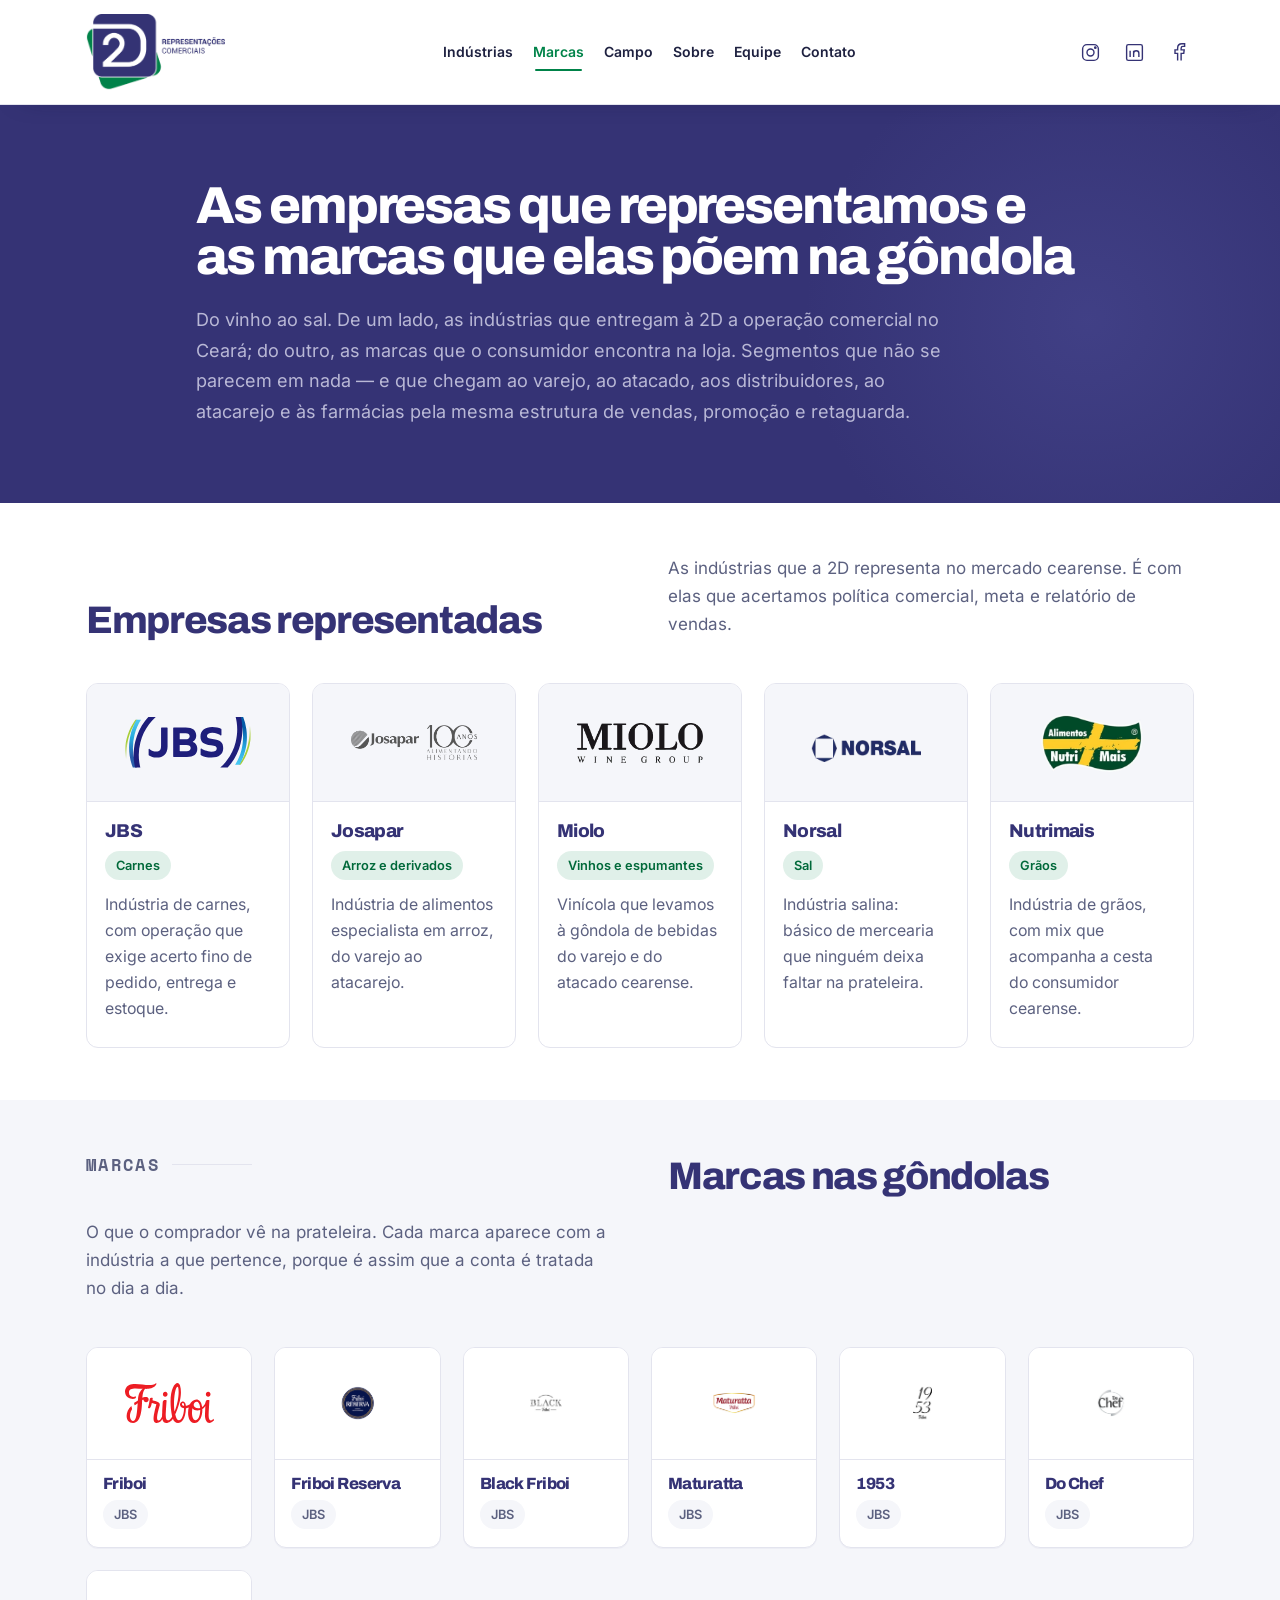
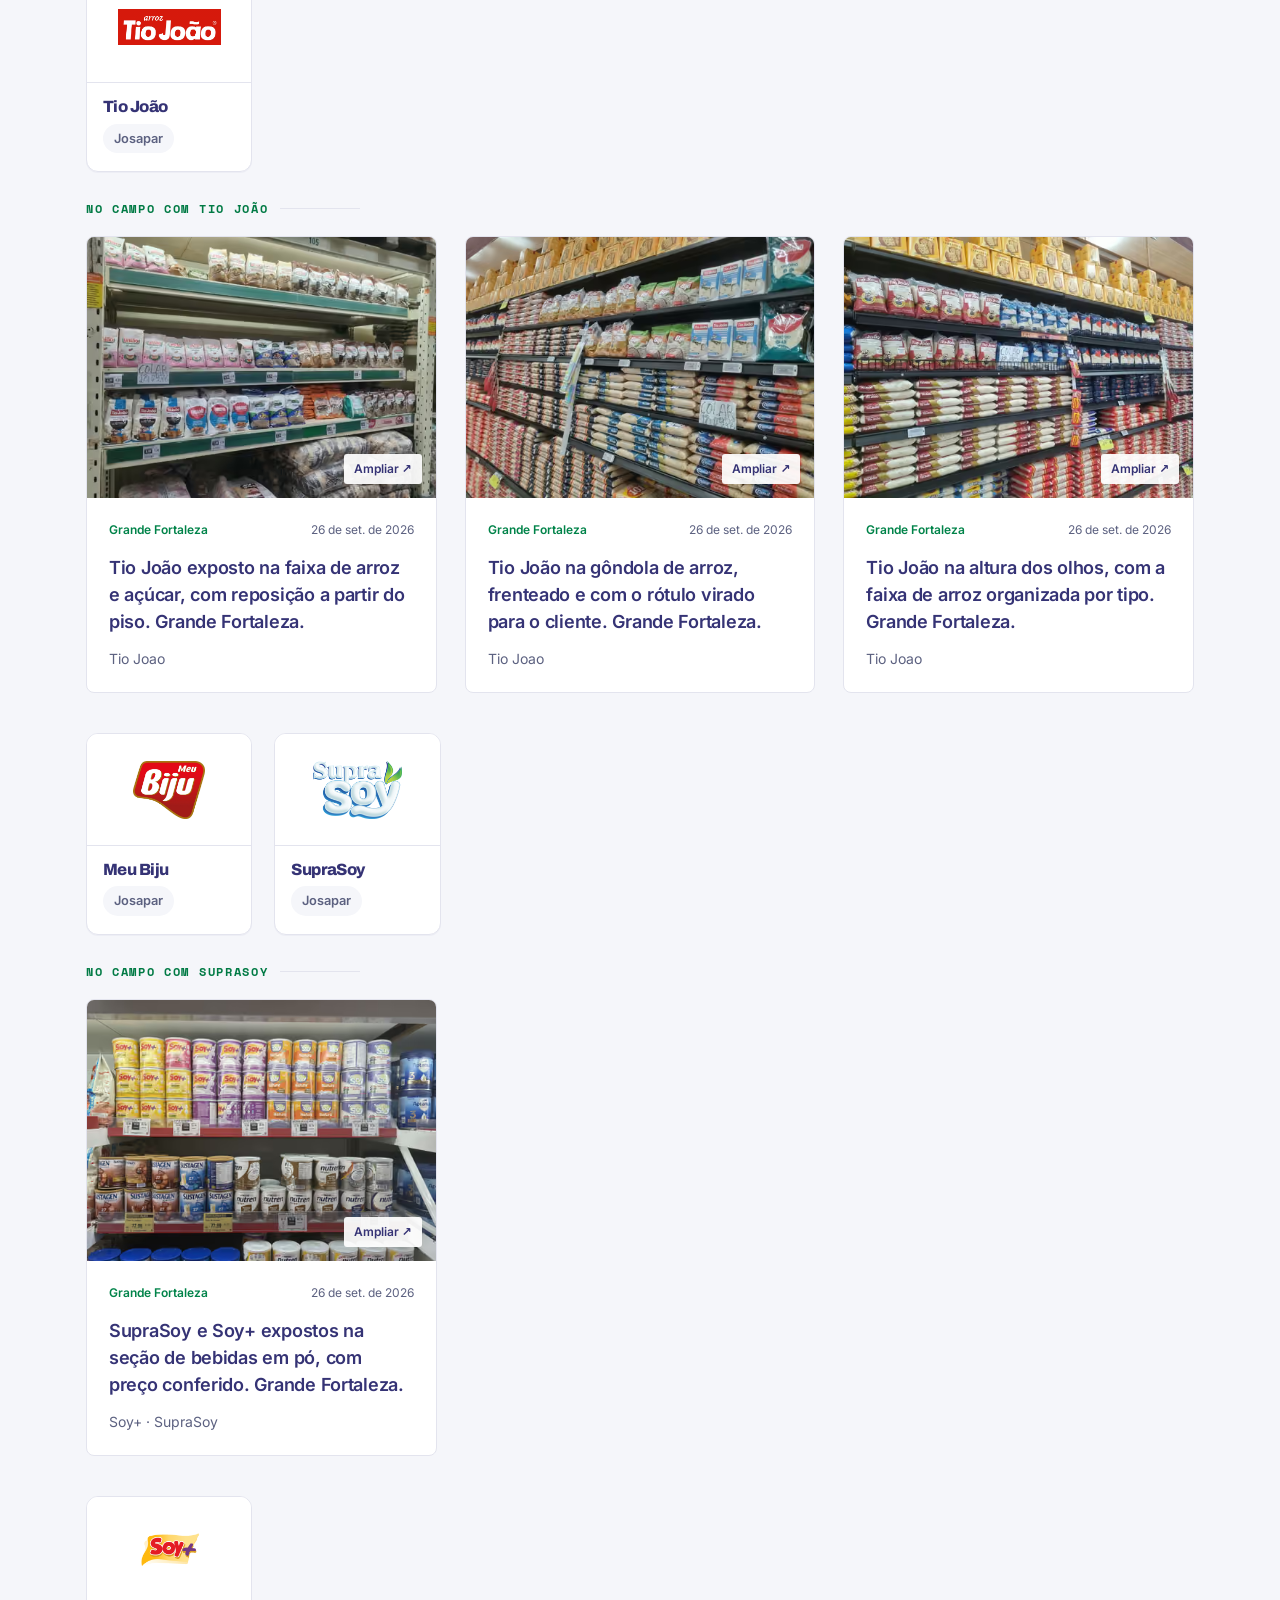
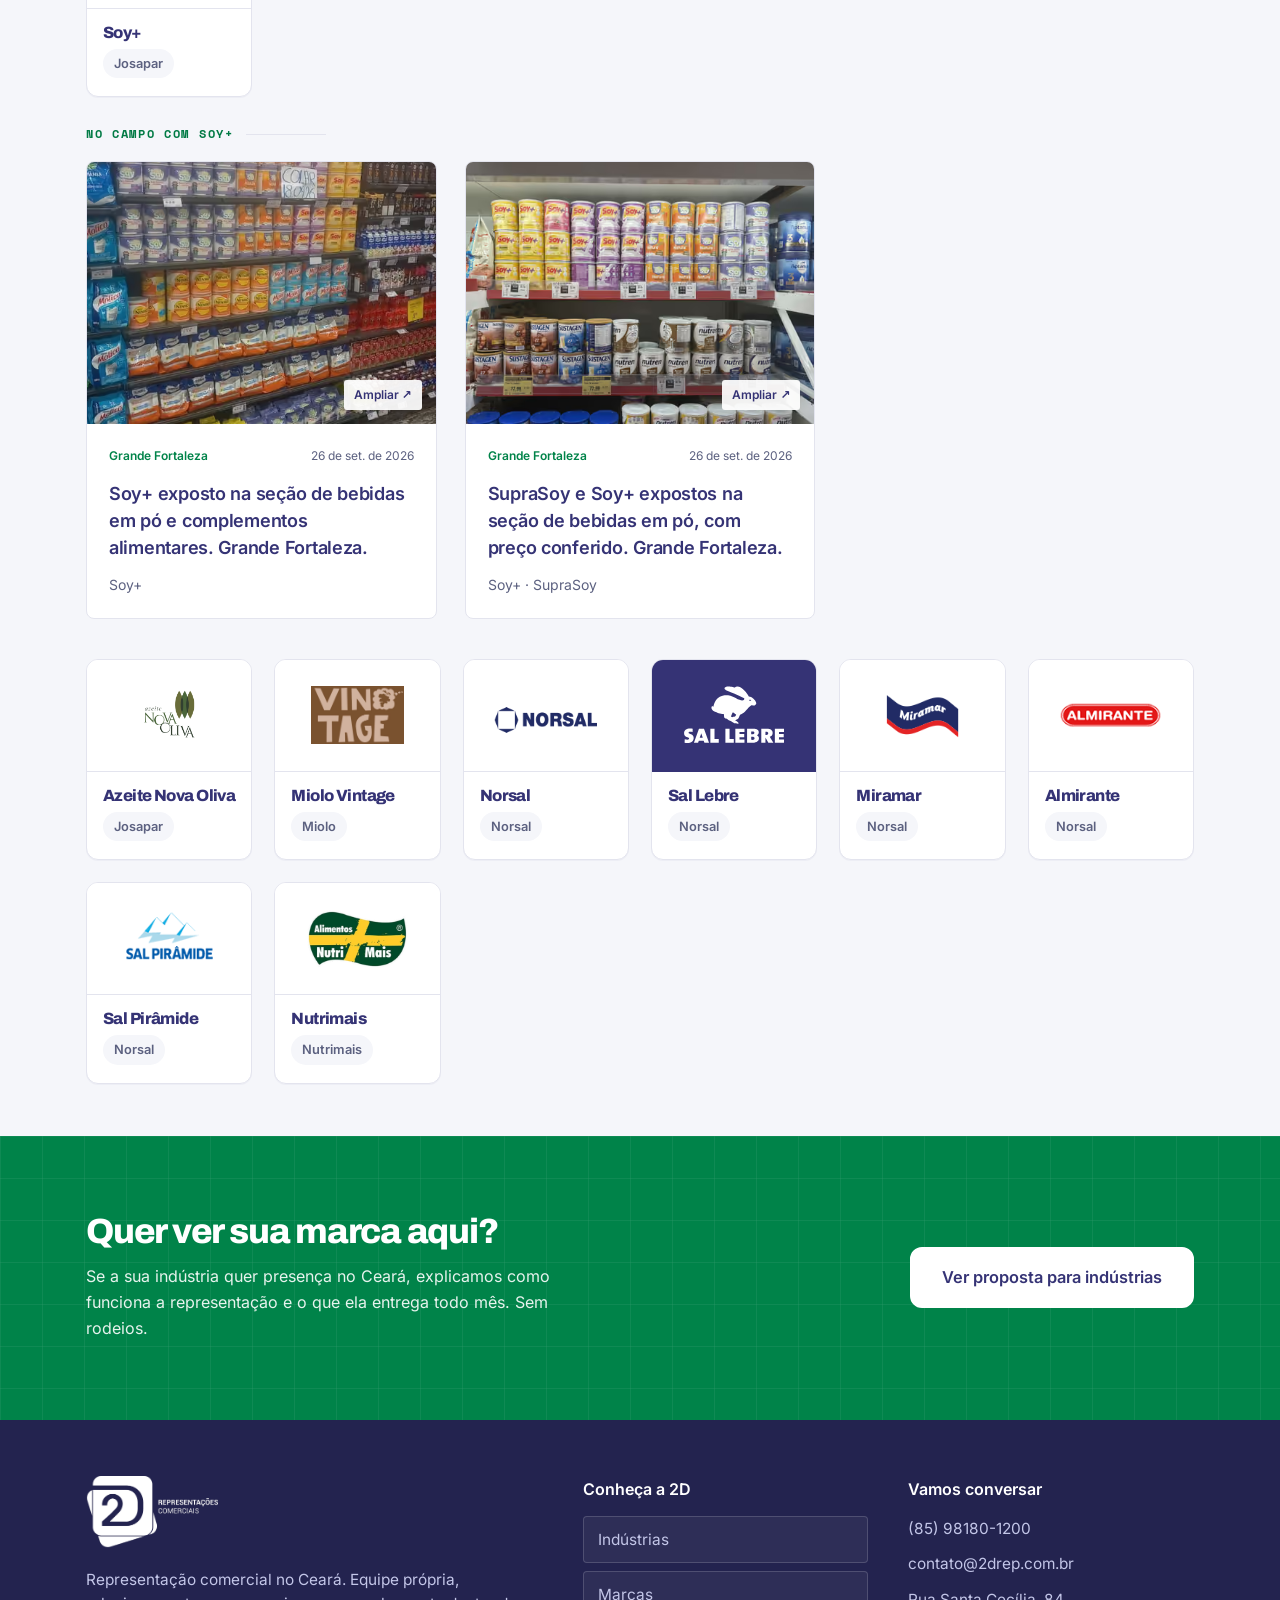
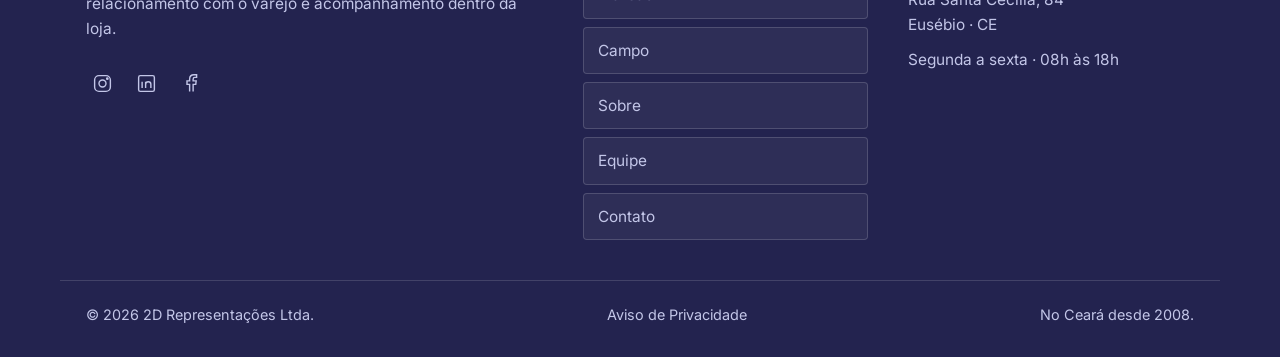
<file: marcas.html>
<!DOCTYPE html><html lang="pt-BR"><head><meta charset="utf-8"><meta name="viewport" content="width=device-width, initial-scale=1"><title>Marcas e indústrias representadas no Ceará | 2D Representações</title><meta name="description" content="As empresas representadas pela 2D Representações no mercado cearense — JBS, Josapar, Miolo, Norsal e Nutrimais — e as marcas que elas colocam na gôndola, de Friboi e Tio João a Miolo Vintage e Sal Lebre."><meta name="theme-color" content="#353375"><!-- Propriedade "https://2drep.com.br/" no Google Search Console, verificada por
         metatag em 27/09/2026. Fica no layout, e nao como arquivo solto na raiz, porque
         o arquivo alguem apaga numa faxina e a propriedade cai junto. NAO REMOVER:
         o Google reconfere de tempos em tempos. O Search Console e o que sustenta a
         indexacao, o envio do sitemap e a remocao de URL — e e pre-requisito da
         verificacao de marca que libera o acesso Basico da API do Google Ads. --><meta name="google-site-verification" content="L3gNY5Cax0-ZKSfytOoUNS5yZfPrORazYYEIP8anbDY"><!-- Verificação de domínio da Meta (Configurações do negócio › Domínios, 27/09/2026): sustenta a verificação da empresa do portfólio 2drepres. --><meta name="facebook-domain-verification" content="d10u3vdebnchkim8b451quhq4npfpv"><link rel="canonical" href="https://2drep.com.br/marcas.html"><meta property="og:title" content="Marcas e indústrias representadas no Ceará | 2D Representações"><meta property="og:description" content="As empresas representadas pela 2D Representações no mercado cearense — JBS, Josapar, Miolo, Norsal e Nutrimais — e as marcas que elas colocam na gôndola, de Friboi e Tio João a Miolo Vintage e Sal Lebre."><meta property="og:type" content="website"><meta property="og:url" content="https://2drep.com.br/marcas.html"><meta property="og:site_name" content="2D Representações"><meta property="og:locale" content="pt_BR"><meta property="og:image" content="https://2drep.com.br/assets/og/2d-compartilhar.jpg"><meta property="og:image:width" content="1200"><meta property="og:image:height" content="630"><meta property="og:image:alt" content="2D Representações: representação comercial no Ceará, com ponto extra Tio João no supermercado"><meta name="twitter:card" content="summary_large_image"><!-- Icone da aba e do resultado de busca. Ate 26/09/2026 isto apontava para
         logo-color.png, que e RETANGULAR (640x349): navegador e buscador espremem
         ou cortam. Agora sao quadrados de verdade, gerados do simbolo em alta
         (marca/logo/png/simbolo-cor.png, 3334px). Os tamanhos sao multiplos de 48
         porque e o que o Google exige para mostrar o icone ao lado do resultado. --><link rel="icon" type="image/png" sizes="48x48" href="/assets/logo/favicon-48.png"><link rel="icon" type="image/png" sizes="96x96" href="/assets/logo/favicon-96.png"><link rel="icon" type="image/png" sizes="192x192" href="/assets/logo/favicon-192.png"><link rel="apple-touch-icon" href="/assets/logo/apple-touch-icon.png"><!-- A logo do cabecalho e WEBP SEM PERDA de 320x175 (13,6 KB). Era o mesmo
         logo-color.png de 640x349 e 48,6 KB, que a home baixava inteiro para
         exibir 139px de largura (CSS: .logo{height:76px}) — 35 KB gastos em
         pixel que ninguem ve. O PNG continua no disco porque e ele que o
         JSON-LD entrega ao Google como logo da Organization. --><!-- Google tag: AW-18473481970 (Ads) + G-D82GPBVWT2 (GA4), servidos pelo mesmo
         conteiner. O GA4 entra como destino da tag, nao como config aqui: o porque,
         com os numeros, esta no AGENTS.md em `ga4-ratos`. --><script async src="https://www.googletagmanager.com/gtag/js?id=AW-18473481970"></script><script type="module">window.dataLayer=window.dataLayer||[];function e(){dataLayer.push(arguments)}window.gtag=e,e(`js`,new Date),e(`config`,`AW-18473481970`);</script><!-- Meta Pixel 1395801758838823 (conta de anuncios 2drep, portfolio 2drepres).
         Criado em 27/09/2026 pela skill meta-ads-ratos; mede visita (PageView) para
         publico de remarketing e conversao das campanhas da Meta. Aviso em /privacidade.
         O fbevents.js (~150 KB) so e baixado na primeira interacao (rolagem, toque,
         tecla) ou apos 5 s — o que vier antes. Assim o diretor no 4G recebe a pagina
         inteira antes do pixel, e a home continua dentro do teto de 1 MB da spec
         (tests/test-orcamento.mjs mede ate o networkidle). O fbq() enfileira
         chamadas ate o script chegar, entao o PageView nao se perde. --><script type="module">(function(e,t,n,r,i,a,o){if(e.fbq)return;i=e.fbq=function(){i.callMethod?i.callMethod.apply(i,arguments):i.queue.push(arguments)},e._fbq||=i,i.push=i,i.loaded=!0,i.version=`2.0`,i.queue=[];var s=!1;function c(){s||(s=!0,a=t.createElement(n),a.async=!0,a.src=r,o=t.getElementsByTagName(n)[0],o.parentNode.insertBefore(a,o))}[`scroll`,`pointerdown`,`touchstart`,`keydown`].forEach(function(t){e.addEventListener(t,c,{once:!0,passive:!0})}),e.setTimeout(c,5e3)})(window,document,`script`,`https://connect.facebook.net/en_US/fbevents.js`),fbq(`init`,`1395801758838823`),fbq(`track`,`PageView`);</script><noscript><img height="1" width="1" style="display:none" alt="" src="https://www.facebook.com/tr?id=1395801758838823&ev=PageView&noscript=1"></noscript><meta name="astro-view-transitions-enabled" content="true"><meta name="astro-view-transitions-fallback" content="animate"><script type="module" src="/_astro/ClientRouter.astro_astro_type_script_index_0_lang.CYDbzu1r.js"></script><link rel="preload" href="/assets/fonts/inter-400.woff2" as="font" type="font/woff2" crossorigin><link rel="preload" href="/assets/fonts/archivo-800.woff2" as="font" type="font/woff2" crossorigin><link rel="stylesheet" href="/_astro/Base.CYRR868E.css"></head><body><a class="skip-link" href="#conteudo">Pular para o conteúdo</a><header class="site-header"><div class="container header-inner"><a class="logo-link" href="/index.html" aria-label="2D Representações — início"><img class="logo" src="/assets/logo/logo-color.webp" alt="2D Representações" width="320" height="175"></a><button class="menu-toggle" aria-controls="navegacao" aria-expanded="false" hidden>Menu <span aria-hidden="true">☰</span></button><nav class="main-nav" id="navegacao" aria-label="Navegação principal"><a href="/industrias.html">Indústrias</a><a href="/marcas.html" aria-current="page">Marcas</a><a href="/campo.html">Campo</a><a href="/sobre.html">Sobre</a><a href="/equipe.html">Equipe</a><a href="/contato.html">Contato</a></nav><div class="header-redes"><div class="redes" aria-label="Redes sociais da 2D"><a href="https://instagram.com/2drepres" aria-label="Instagram" target="_blank" rel="noopener noreferrer"><svg viewBox="0 0 24 24" fill="none" stroke="currentColor" stroke-width="1.6" aria-hidden="true"><rect x="3" y="3" width="18" height="18" rx="5"/><circle cx="12" cy="12" r="4"/><circle cx="17.5" cy="6.5" r=".8"/></svg></a><a href="https://www.linkedin.com/company/2drepres/" aria-label="LinkedIn" target="_blank" rel="noopener noreferrer"><svg viewBox="0 0 24 24" fill="none" stroke="currentColor" stroke-width="1.6" aria-hidden="true"><rect x="3" y="3" width="18" height="18" rx="2"/><path d="M7 10v7m0-10v.1M11 17v-7m0 3c0-4 6-4 6 0v4"/></svg></a><a href="https://www.facebook.com/profile.php?id=61594897432743" aria-label="Facebook" target="_blank" rel="noopener noreferrer"><svg viewBox="0 0 24 24" fill="none" stroke="currentColor" stroke-width="1.6" aria-hidden="true"><path d="M15 21v-8h3l.5-4H15V7c0-1 .5-2 2-2h2V2h-3c-3 0-5 2-5 5v2H8v4h3v8"/></svg></a></div></div></div></header><script>(function(){var n=document.querySelector('.menu-toggle'),r=document.getElementById('navegacao');if(n&&r){n.hidden=false;document.documentElement.classList.add('menu-pronto')}})()</script><main id="conteudo" tabindex="-1"><section class="hero">
    <div class="container hero-inner">
      <div>
        <h1>As empresas que representamos e as marcas que elas põem na gôndola</h1>
        <p class="hero-lead">Do vinho ao sal. De um lado, as indústrias que entregam à 2D a operação comercial no Ceará; do outro, as marcas que o consumidor encontra na loja. Segmentos que não se parecem em nada — e que chegam ao varejo, ao atacado, aos distribuidores, ao atacarejo e às farmácias pela mesma estrutura de vendas, promoção e retaguarda.</p>
      </div>
    </div>
  </section>

  <section class="section">
    <div class="container">
      <div class="section-head">
        <h2 class="section-title rv d1">Empresas representadas</h2>
        <p class="rv d2">As indústrias que a 2D representa no mercado cearense. É com elas que acertamos política comercial, meta e relatório de vendas.</p>
      </div>
      <div class="grid grid-5">
        <div class="card rv">
          <div class="card-plate"><img src="/assets/empresas/jbs.svg" alt="JBS" width="130" height="52"></div>
          <div class="card-body">
            <h3>JBS</h3>
            <p class="tag">Carnes</p>
            <p>Indústria de carnes, com operação que exige acerto fino de pedido, entrega e estoque.</p>
          </div>
        </div>
        <div class="card rv">
          <div class="card-plate"><img src="/assets/empresas/josapar.webp" alt="Josapar" width="963" height="264"></div>
          <div class="card-body">
            <h3>Josapar</h3>
            <p class="tag">Arroz e derivados</p>
            <p>Indústria de alimentos especialista em arroz, do varejo ao atacarejo.</p>
          </div>
        </div>
        <div class="card rv">
          <div class="card-plate"><img src="/assets/empresas/miolo.webp" alt="Miolo" width="898" height="286"></div>
          <div class="card-body">
            <h3>Miolo</h3>
            <p class="tag">Vinhos e espumantes</p>
            <p>Vinícola que levamos à gôndola de bebidas do varejo e do atacado cearense.</p>
          </div>
        </div>
        <div class="card rv">
          <div class="card-plate"><img src="/assets/empresas/norsal.webp" alt="Norsal" width="144" height="76"></div>
          <div class="card-body">
            <h3>Norsal</h3>
            <p class="tag">Sal</p>
            <p>Indústria salina: básico de mercearia que ninguém deixa faltar na prateleira.</p>
          </div>
        </div>
        <div class="card rv">
          <div class="card-plate"><img src="/assets/empresas/nutrimais.webp" alt="Nutrimais" width="288" height="165"></div>
          <div class="card-body">
            <h3>Nutrimais</h3>
            <p class="tag">Grãos</p>
            <p>Indústria de grãos, com mix que acompanha a cesta do consumidor cearense.</p>
          </div>
        </div>
      </div>
    </div>
  </section>

<section class="section section-paper"><div class="container"><div class="section-head"><p class="mono rv">Marcas</p><h2 class="section-title rv d1">Marcas nas gôndolas</h2><p class="rv d2">O que o comprador vê na prateleira. Cada marca aparece com a indústria a que pertence, porque é assim que a conta é tratada no dia a dia.</p></div><div class="grid grid-6"><div class="card rv"><div class="card-plate"><img src="/assets/marcas/friboi.svg" alt="Friboi"></div><div class="card-body"><h3>Friboi</h3><p class="tag tag-owner">JBS</p></div></div><div class="card rv"><div class="card-plate"><img src="/assets/marcas/friboi-reserva.png" alt="Friboi Reserva"></div><div class="card-body"><h3>Friboi Reserva</h3><p class="tag tag-owner">JBS</p></div></div><div class="card rv"><div class="card-plate"><img src="/assets/marcas/black-friboi.png" alt="Black Friboi"></div><div class="card-body"><h3>Black Friboi</h3><p class="tag tag-owner">JBS</p></div></div><div class="card rv"><div class="card-plate"><img src="/assets/marcas/maturatta.png" alt="Maturatta"></div><div class="card-body"><h3>Maturatta</h3><p class="tag tag-owner">JBS</p></div></div><div class="card rv"><div class="card-plate"><img src="/assets/marcas/1953.png" alt="1953"></div><div class="card-body"><h3>1953</h3><p class="tag tag-owner">JBS</p></div></div><div class="card rv"><div class="card-plate"><img src="/assets/marcas/do-chef.png" alt="Do Chef"></div><div class="card-body"><h3>Do Chef</h3><p class="tag tag-owner">JBS</p></div></div><div class="card rv"><div class="card-plate"><img src="/assets/marcas/tiojoao.webp" alt="Tio João"></div><div class="card-body"><h3>Tio João</h3><p class="tag tag-owner">Josapar</p></div></div><div class="card-galeria-campo"><p class="mono">No campo com Tio João</p><div class="campo-grid"><article class="peca-campo" data-peca="2026-09-26-13" data-praca="grande-fortaleza" data-marcas="[&quot;tio-joao&quot;]"><div class="peca-midia"><a href="https://cdn.jsdelivr.net/gh/diegopesquera/2d-midia@main/campo/2026-09-26-13.jpg" data-foto aria-label="Ampliar: Tio João exposto na faixa de arroz e açúcar, com reposição a partir do piso. Grande Fortaleza."><picture><source srcset="/_astro/2026-09-26-13_ZGUPRj.avif 480w, /_astro/2026-09-26-13_Z1xTJzR.avif 960w, /_astro/2026-09-26-13_2gx2X8.avif 1600w" type="image/avif" sizes="(max-width: 760px) 100vw, 33vw"><source srcset="/_astro/2026-09-26-13_2ob7lw.webp 480w, /_astro/2026-09-26-13_1xcdCX.webp 960w, /_astro/2026-09-26-13_1DGof1.webp 1600w" type="image/webp" sizes="(max-width: 760px) 100vw, 33vw"><img src="/_astro/2026-09-26-13_1j9sIj.jpeg" srcset="/_astro/2026-09-26-13_cFmBB.jpeg 480w, /_astro/2026-09-26-13_ZDiw5W.jpeg 960w, /_astro/2026-09-26-13_Z1nvqji.jpeg 1600w" sizes="(max-width: 760px) 100vw, 33vw" alt="Tio João exposto na faixa de arroz e açúcar, com reposição a partir do piso. Grande Fortaleza." loading="lazy" fetchpriority="auto" decoding="async" width="1280" height="960"></picture><span class="ampliar" aria-hidden="true">Ampliar ↗</span></a></div><div class="peca-texto"><p class="peca-meta"><span>Grande Fortaleza</span><time datetime="2026-09-26">26 de set. de 2026</time></p><h3>Tio João exposto na faixa de arroz e açúcar, com reposição a partir do piso. Grande Fortaleza.</h3><p class="peca-marcas">Tio Joao</p></div></article><article class="peca-campo" data-peca="2026-09-26-12" data-praca="grande-fortaleza" data-marcas="[&quot;tio-joao&quot;]"><div class="peca-midia"><a href="https://cdn.jsdelivr.net/gh/diegopesquera/2d-midia@main/campo/2026-09-26-12.jpg" data-foto aria-label="Ampliar: Tio João na gôndola de arroz, frenteado e com o rótulo virado para o cliente. Grande Fortaleza."><picture><source srcset="/_astro/2026-09-26-12_ZC5D8W.avif 480w, /_astro/2026-09-26-12_Z1t4wQv.avif 960w, /_astro/2026-09-26-12_ZlCCiC.avif 1600w" type="image/avif" sizes="(max-width: 760px) 100vw, 33vw"><source srcset="/_astro/2026-09-26-12_2t1k4S.webp 480w, /_astro/2026-09-26-12_1C2qmk.webp 960w, /_astro/2026-09-26-12_ZXth1J.webp 1600w" type="image/webp" sizes="(max-width: 760px) 100vw, 33vw"><img src="/_astro/2026-09-26-12_Z1j1cxr.jpeg" srcset="/_astro/2026-09-26-12_hvzkX.jpeg 480w, /_astro/2026-09-26-12_ZysjmA.jpeg 960w, /_astro/2026-09-26-12_14v2dS.jpeg 1600w" sizes="(max-width: 760px) 100vw, 33vw" alt="Tio João na gôndola de arroz, frenteado e com o rótulo virado para o cliente. Grande Fortaleza." loading="lazy" fetchpriority="auto" decoding="async" width="1280" height="960"></picture><span class="ampliar" aria-hidden="true">Ampliar ↗</span></a></div><div class="peca-texto"><p class="peca-meta"><span>Grande Fortaleza</span><time datetime="2026-09-26">26 de set. de 2026</time></p><h3>Tio João na gôndola de arroz, frenteado e com o rótulo virado para o cliente. Grande Fortaleza.</h3><p class="peca-marcas">Tio Joao</p></div></article><article class="peca-campo" data-peca="2026-09-26-03" data-praca="grande-fortaleza" data-marcas="[&quot;tio-joao&quot;]"><div class="peca-midia"><a href="https://cdn.jsdelivr.net/gh/diegopesquera/2d-midia@main/campo/2026-09-26-03.jpg" data-foto aria-label="Ampliar: Tio João na altura dos olhos, com a faixa de arroz organizada por tipo. Grande Fortaleza."><picture><source srcset="/_astro/2026-09-26-03_1K5BER.avif 480w, /_astro/2026-09-26-03_T6HWj.avif 960w, /_astro/2026-09-26-03_2einxH.avif 1600w" type="image/avif" sizes="(max-width: 760px) 100vw, 33vw"><source srcset="/_astro/2026-09-26-03_ZdYxUe.webp 480w, /_astro/2026-09-26-03_Z14XrCM.webp 960w, /_astro/2026-09-26-03_1BrIOA.webp 1600w" type="image/webp" sizes="(max-width: 760px) 100vw, 33vw"><img src="/_astro/2026-09-26-03_1gTNiS.jpeg" srcset="/_astro/2026-09-26-03_Z2puiE9.jpeg 480w, /_astro/2026-09-26-03_1NHVre.jpeg 960w, /_astro/2026-09-26-03_Z1pK5II.jpeg 1600w" sizes="(max-width: 760px) 100vw, 33vw" alt="Tio João na altura dos olhos, com a faixa de arroz organizada por tipo. Grande Fortaleza." loading="lazy" fetchpriority="auto" decoding="async" width="1280" height="960"></picture><span class="ampliar" aria-hidden="true">Ampliar ↗</span></a></div><div class="peca-texto"><p class="peca-meta"><span>Grande Fortaleza</span><time datetime="2026-09-26">26 de set. de 2026</time></p><h3>Tio João na altura dos olhos, com a faixa de arroz organizada por tipo. Grande Fortaleza.</h3><p class="peca-marcas">Tio Joao</p></div></article></div></div><div class="card rv"><div class="card-plate"><img src="/assets/marcas/meubiju.png" alt="Meu Biju"></div><div class="card-body"><h3>Meu Biju</h3><p class="tag tag-owner">Josapar</p></div></div><div class="card rv"><div class="card-plate"><img src="/assets/marcas/suprasoy.webp" alt="SupraSoy"></div><div class="card-body"><h3>SupraSoy</h3><p class="tag tag-owner">Josapar</p></div></div><div class="card-galeria-campo"><p class="mono">No campo com SupraSoy</p><div class="campo-grid"><article class="peca-campo" data-peca="2026-09-26-11" data-praca="grande-fortaleza" data-marcas="[&quot;soy&quot;,&quot;suprasoy&quot;]"><div class="peca-midia"><a href="https://cdn.jsdelivr.net/gh/diegopesquera/2d-midia@main/campo/2026-09-26-11.jpg" data-foto aria-label="Ampliar: SupraSoy e Soy+ expostos na seção de bebidas em pó, com preço conferido. Grande Fortaleza."><picture><source srcset="/_astro/2026-09-26-11_ZxfqpA.avif 480w, /_astro/2026-09-26-11_Z1oek89.avif 960w, /_astro/2026-09-26-11_26nPey.avif 1600w" type="image/avif" sizes="(max-width: 760px) 100vw, 33vw"><source srcset="/_astro/2026-09-26-11_Z2wkB0G.webp 480w, /_astro/2026-09-26-11_1GRD5G.webp 960w, /_astro/2026-09-26-11_1txbvr.webp 1600w" type="image/webp" sizes="(max-width: 760px) 100vw, 33vw"><img src="/_astro/2026-09-26-11_p9hEI.jpeg" srcset="/_astro/2026-09-26-11_mlM4k.jpeg 480w, /_astro/2026-09-26-11_ZtC6De.jpeg 960w, /_astro/2026-09-26-11_Z1xED2R.jpeg 1600w" sizes="(max-width: 760px) 100vw, 33vw" alt="SupraSoy e Soy+ expostos na seção de bebidas em pó, com preço conferido. Grande Fortaleza." loading="lazy" fetchpriority="auto" decoding="async" width="2400" height="1800"></picture><span class="ampliar" aria-hidden="true">Ampliar ↗</span></a></div><div class="peca-texto"><p class="peca-meta"><span>Grande Fortaleza</span><time datetime="2026-09-26">26 de set. de 2026</time></p><h3>SupraSoy e Soy+ expostos na seção de bebidas em pó, com preço conferido. Grande Fortaleza.</h3><p class="peca-marcas">Soy+ · SupraSoy</p></div></article></div></div><div class="card rv"><div class="card-plate"><img src="/assets/marcas/soymais.png" alt="Soy+"></div><div class="card-body"><h3>Soy+</h3><p class="tag tag-owner">Josapar</p></div></div><div class="card-galeria-campo"><p class="mono">No campo com Soy+</p><div class="campo-grid"><article class="peca-campo" data-peca="2026-09-26-14" data-praca="grande-fortaleza" data-marcas="[&quot;soy&quot;]"><div class="peca-midia"><a href="https://cdn.jsdelivr.net/gh/diegopesquera/2d-midia@main/campo/2026-09-26-14.jpg" data-foto aria-label="Ampliar: Soy+ exposto na seção de bebidas em pó e complementos alimentares. Grande Fortaleza."><picture><source srcset="/_astro/2026-09-26-14_1sFRq3.avif 480w, /_astro/2026-09-26-14_2d0alT.avif 960w, /_astro/2026-09-26-14_6DPCM.avif 1600w" type="image/avif" sizes="(max-width: 760px) 100vw, 33vw"><source srcset="/_astro/2026-09-26-14_Zvoia3.webp 480w, /_astro/2026-09-26-14_1GKvP4.webp 960w, /_astro/2026-09-26-14_ZvbN5k.webp 1600w" type="image/webp" sizes="(max-width: 760px) 100vw, 33vw"><img src="/_astro/2026-09-26-14_1b8Obu.jpeg" srcset="/_astro/2026-09-26-14_2ni5TX.jpeg 480w, /_astro/2026-09-26-14_Z2gPlf.jpeg 960w, /_astro/2026-09-26-14_1wMvai.jpeg 1600w" sizes="(max-width: 760px) 100vw, 33vw" alt="Soy+ exposto na seção de bebidas em pó e complementos alimentares. Grande Fortaleza." loading="lazy" fetchpriority="auto" decoding="async" width="899" height="1599"></picture><span class="ampliar" aria-hidden="true">Ampliar ↗</span></a></div><div class="peca-texto"><p class="peca-meta"><span>Grande Fortaleza</span><time datetime="2026-09-26">26 de set. de 2026</time></p><h3>Soy+ exposto na seção de bebidas em pó e complementos alimentares. Grande Fortaleza.</h3><p class="peca-marcas">Soy+</p></div></article><article class="peca-campo" data-peca="2026-09-26-11" data-praca="grande-fortaleza" data-marcas="[&quot;soy&quot;,&quot;suprasoy&quot;]"><div class="peca-midia"><a href="https://cdn.jsdelivr.net/gh/diegopesquera/2d-midia@main/campo/2026-09-26-11.jpg" data-foto aria-label="Ampliar: SupraSoy e Soy+ expostos na seção de bebidas em pó, com preço conferido. Grande Fortaleza."><picture><source srcset="/_astro/2026-09-26-11_ZxfqpA.avif 480w, /_astro/2026-09-26-11_Z1oek89.avif 960w, /_astro/2026-09-26-11_26nPey.avif 1600w" type="image/avif" sizes="(max-width: 760px) 100vw, 33vw"><source srcset="/_astro/2026-09-26-11_Z2wkB0G.webp 480w, /_astro/2026-09-26-11_1GRD5G.webp 960w, /_astro/2026-09-26-11_1txbvr.webp 1600w" type="image/webp" sizes="(max-width: 760px) 100vw, 33vw"><img src="/_astro/2026-09-26-11_p9hEI.jpeg" srcset="/_astro/2026-09-26-11_mlM4k.jpeg 480w, /_astro/2026-09-26-11_ZtC6De.jpeg 960w, /_astro/2026-09-26-11_Z1xED2R.jpeg 1600w" sizes="(max-width: 760px) 100vw, 33vw" alt="SupraSoy e Soy+ expostos na seção de bebidas em pó, com preço conferido. Grande Fortaleza." loading="lazy" fetchpriority="auto" decoding="async" width="2400" height="1800"></picture><span class="ampliar" aria-hidden="true">Ampliar ↗</span></a></div><div class="peca-texto"><p class="peca-meta"><span>Grande Fortaleza</span><time datetime="2026-09-26">26 de set. de 2026</time></p><h3>SupraSoy e Soy+ expostos na seção de bebidas em pó, com preço conferido. Grande Fortaleza.</h3><p class="peca-marcas">Soy+ · SupraSoy</p></div></article></div></div><div class="card rv"><div class="card-plate"><img src="/assets/marcas/nova-oliva.png" alt="Azeite Nova Oliva"></div><div class="card-body"><h3>Azeite Nova Oliva</h3><p class="tag tag-owner">Josapar</p></div></div><div class="card rv"><div class="card-plate"><img src="/assets/marcas/vintage.png" alt="Miolo Vintage"></div><div class="card-body"><h3>Miolo Vintage</h3><p class="tag tag-owner">Miolo</p></div></div><div class="card rv"><div class="card-plate"><img src="/assets/marcas/norsal.png" alt="Norsal"></div><div class="card-body"><h3>Norsal</h3><p class="tag tag-owner">Norsal</p></div></div><div class="card rv"><div class="card-plate card-plate-dark"><img src="/assets/marcas/lebre.svg" alt="Sal Lebre"></div><div class="card-body"><h3>Sal Lebre</h3><p class="tag tag-owner">Norsal</p></div></div><div class="card rv"><div class="card-plate"><img src="/assets/marcas/miramar.png" alt="Miramar"></div><div class="card-body"><h3>Miramar</h3><p class="tag tag-owner">Norsal</p></div></div><div class="card rv"><div class="card-plate"><img src="/assets/marcas/almirante.png" alt="Almirante"></div><div class="card-body"><h3>Almirante</h3><p class="tag tag-owner">Norsal</p></div></div><div class="card rv"><div class="card-plate"><img src="/assets/marcas/piramide.png" alt="Sal Pirâmide"></div><div class="card-body"><h3>Sal Pirâmide</h3><p class="tag tag-owner">Norsal</p></div></div><div class="card rv"><div class="card-plate"><img src="/assets/marcas/nutrimais.png" alt="Nutrimais"></div><div class="card-body"><h3>Nutrimais</h3><p class="tag tag-owner">Nutrimais</p></div></div></div></div></section><section class="cta"><div class="container cta-inner"><div><h2 class="cta-h2">Quer ver sua marca aqui?</h2><p class="cta-p">Se a sua indústria quer presença no Ceará, explicamos como funciona a representação e o que ela entrega todo mês. Sem rodeios.</p></div><a href="/industrias.html" class="btn btn-light">Ver proposta para indústrias</a></div></section></main><footer class="site-footer"><div class="container footer-top"><div class="footer-brand"><a href="/index.html"><img src="/assets/logo/logo-white.png" alt="2D Representações" class="logo-footer" width="190" height="70" loading="lazy"></a><p>Representação comercial no Ceará. Equipe própria, relacionamento com o varejo e acompanhamento dentro da loja.</p><div class="redes" aria-label="Redes sociais da 2D"><a href="https://instagram.com/2drepres" aria-label="Instagram" target="_blank" rel="noopener noreferrer"><svg viewBox="0 0 24 24" fill="none" stroke="currentColor" stroke-width="1.6" aria-hidden="true"><rect x="3" y="3" width="18" height="18" rx="5"/><circle cx="12" cy="12" r="4"/><circle cx="17.5" cy="6.5" r=".8"/></svg></a><a href="https://www.linkedin.com/company/2drepres/" aria-label="LinkedIn" target="_blank" rel="noopener noreferrer"><svg viewBox="0 0 24 24" fill="none" stroke="currentColor" stroke-width="1.6" aria-hidden="true"><rect x="3" y="3" width="18" height="18" rx="2"/><path d="M7 10v7m0-10v.1M11 17v-7m0 3c0-4 6-4 6 0v4"/></svg></a><a href="https://www.facebook.com/profile.php?id=61594897432743" aria-label="Facebook" target="_blank" rel="noopener noreferrer"><svg viewBox="0 0 24 24" fill="none" stroke="currentColor" stroke-width="1.6" aria-hidden="true"><path d="M15 21v-8h3l.5-4H15V7c0-1 .5-2 2-2h2V2h-3c-3 0-5 2-5 5v2H8v4h3v8"/></svg></a></div></div><div class="footer-col"><p class="footer-title">Conheça a 2D</p><ul class="footer-list footer-nav"><li><a href="/industrias.html">Indústrias</a></li><li><a href="/marcas.html">Marcas</a></li><li><a href="/campo.html">Campo</a></li><li><a href="/sobre.html">Sobre</a></li><li><a href="/equipe.html">Equipe</a></li><li><a href="/contato.html">Contato</a></li></ul></div><div class="footer-col"><p class="footer-title">Vamos conversar</p><ul class="footer-list"><li><a href="https://wa.me/5585981801200">(85) 98180-1200</a></li><li><a href="mailto:contato@2drep.com.br">contato@2drep.com.br</a></li><li>Rua Santa Cecília, 84<br>Eusébio · CE</li><li>Segunda a sexta · 08h às 18h</li></ul></div></div><div class="container footer-bottom"><p>© 2026 2D Representações Ltda.</p><p><a href="/privacidade.html">Aviso de Privacidade</a></p><p>No Ceará desde 2008.</p></div></footer><dialog id="foto-ampliada" class="foto-dialog" aria-label="Foto de campo ampliada"><form method="dialog"><button>Fechar ×</button></form><figure><img alt=""><figcaption></figcaption></figure></dialog><script type="module">var e;function t(){e?.abort(),e=new AbortController;let{signal:t}=e,n=document.querySelector(`.menu-toggle`),r=document.querySelector(`#navegacao`);if(n&&r){n.hidden=!1,document.documentElement.classList.add(`menu-pronto`);let e=()=>{n.setAttribute(`aria-expanded`,`false`),r.classList.remove(`aberto`)};n.addEventListener(`click`,()=>{let e=n.getAttribute(`aria-expanded`)!==`true`;n.setAttribute(`aria-expanded`,String(e)),r.classList.toggle(`aberto`,e)},{signal:t}),document.addEventListener(`keydown`,t=>{t.key===`Escape`&&(e(),n.focus())},{signal:t}),r.addEventListener(`click`,e,{signal:t})}let i=document.querySelector(`[data-filtros]`);if(i){i.hidden=!1;let e=i.querySelector(`[name=praca]`),n=i.querySelector(`[name=marca]`),r=i.querySelector(`[role=status]`),a=[...document.querySelectorAll(`[data-peca]`)],o=(t=!0)=>{let i=0;for(let t of a){let r=JSON.parse(t.dataset.marcas||`[]`);t.hidden=!!(e.value&&t.dataset.praca!==e.value||n.value&&!r.includes(n.value)),t.hidden||i++}document.querySelectorAll(`[data-mes]`).forEach(e=>{e.hidden=!e.querySelector(`[data-peca]:not([hidden])`)});let o=document.querySelector(`.sem-resultado`);if(o&&(o.hidden=i>0),r.textContent=`${i} ${i===1?`registro`:`registros`}`,t){let t=new URL(location.href);for(let r of[e,n])r.value?t.searchParams.set(r.name,r.value):t.searchParams.delete(r.name);t.href!==location.href&&history.pushState({},``,t)}},s=()=>{let t=new URLSearchParams(location.search);for(let r of[e,n]){let e=t.get(r.name)||``;r.value=[...r.options].some(t=>t.value===e)?e:``}o(!1)};i.addEventListener(`change`,()=>o(),{signal:t}),i.addEventListener(`submit`,e=>{e.preventDefault(),o()},{signal:t}),i.addEventListener(`reset`,()=>{e.value=``,n.value=``,o()},{signal:t}),window.addEventListener(`popstate`,s,{signal:t}),s()}document.querySelectorAll(`[data-foto]`).forEach(e=>{e.addEventListener(`click`,t=>{if(t.ctrlKey||t.metaKey||t.shiftKey||t.altKey)return;let n=document.querySelector(`#foto-ampliada`),r=e.querySelector(`img`);if(!n||!r)return;t.preventDefault();let i=n.querySelector(`img`);i.src=r.currentSrc||r.src,i.alt=r.alt,n.querySelector(`figcaption`).textContent=r.alt,n.showModal()},{signal:t})});let a=document.querySelector(`#foto-ampliada`);a?.addEventListener(`click`,e=>{e.target===a&&a.close()},{signal:t}),document.addEventListener(`click`,e=>{let t=e.target instanceof Element?e.target.closest(`a[href]`):null;if(!t)return;let n=t.getAttribute(`href`)||``,r=n.startsWith(`mailto:`)?`email`:n.startsWith(`tel:`)?`telefone`:/^https?:\/\/(wa\.me|api\.whatsapp\.com)\//.test(n)?`whatsapp`:``;if(!r)return;let i=`sem texto`;if(r===`whatsapp`)try{i=new URL(n,location.href).searchParams.get(`text`)?.slice(0,60)||`sem texto`}catch{}let a={metodo:r,pagina:location.pathname,marcador:i},o=window;o.gtag?o.gtag(`event`,`generate_lead`,a):(o.dataLayer=o.dataLayer||[]).push([`event`,`generate_lead`,a]),o.fbq?.(`trackCustom`,`Contato`,a)},{signal:t,capture:!0});let o=document.querySelector(`#hero-video`);if(o&&!matchMedia(`(prefers-reduced-motion: reduce)`).matches&&matchMedia(`(min-width: 761px)`).matches){let e=()=>o.play().then(()=>!0).catch(()=>!1),n=async()=>{if(o.preload=`auto`,await e())return;let n=async()=>{await e()&&i()},r=[`pointerdown`,`touchstart`,`scroll`,`keydown`],i=()=>r.forEach(e=>window.removeEventListener(e,n));r.forEach(e=>window.addEventListener(e,n,{passive:!0,signal:t}))};document.readyState===`complete`?n():window.addEventListener(`load`,n,{once:!0,signal:t})}}document.addEventListener(`astro:page-load`,t),document.addEventListener(`astro:before-swap`,()=>e?.abort());</script></body></html>
</file>
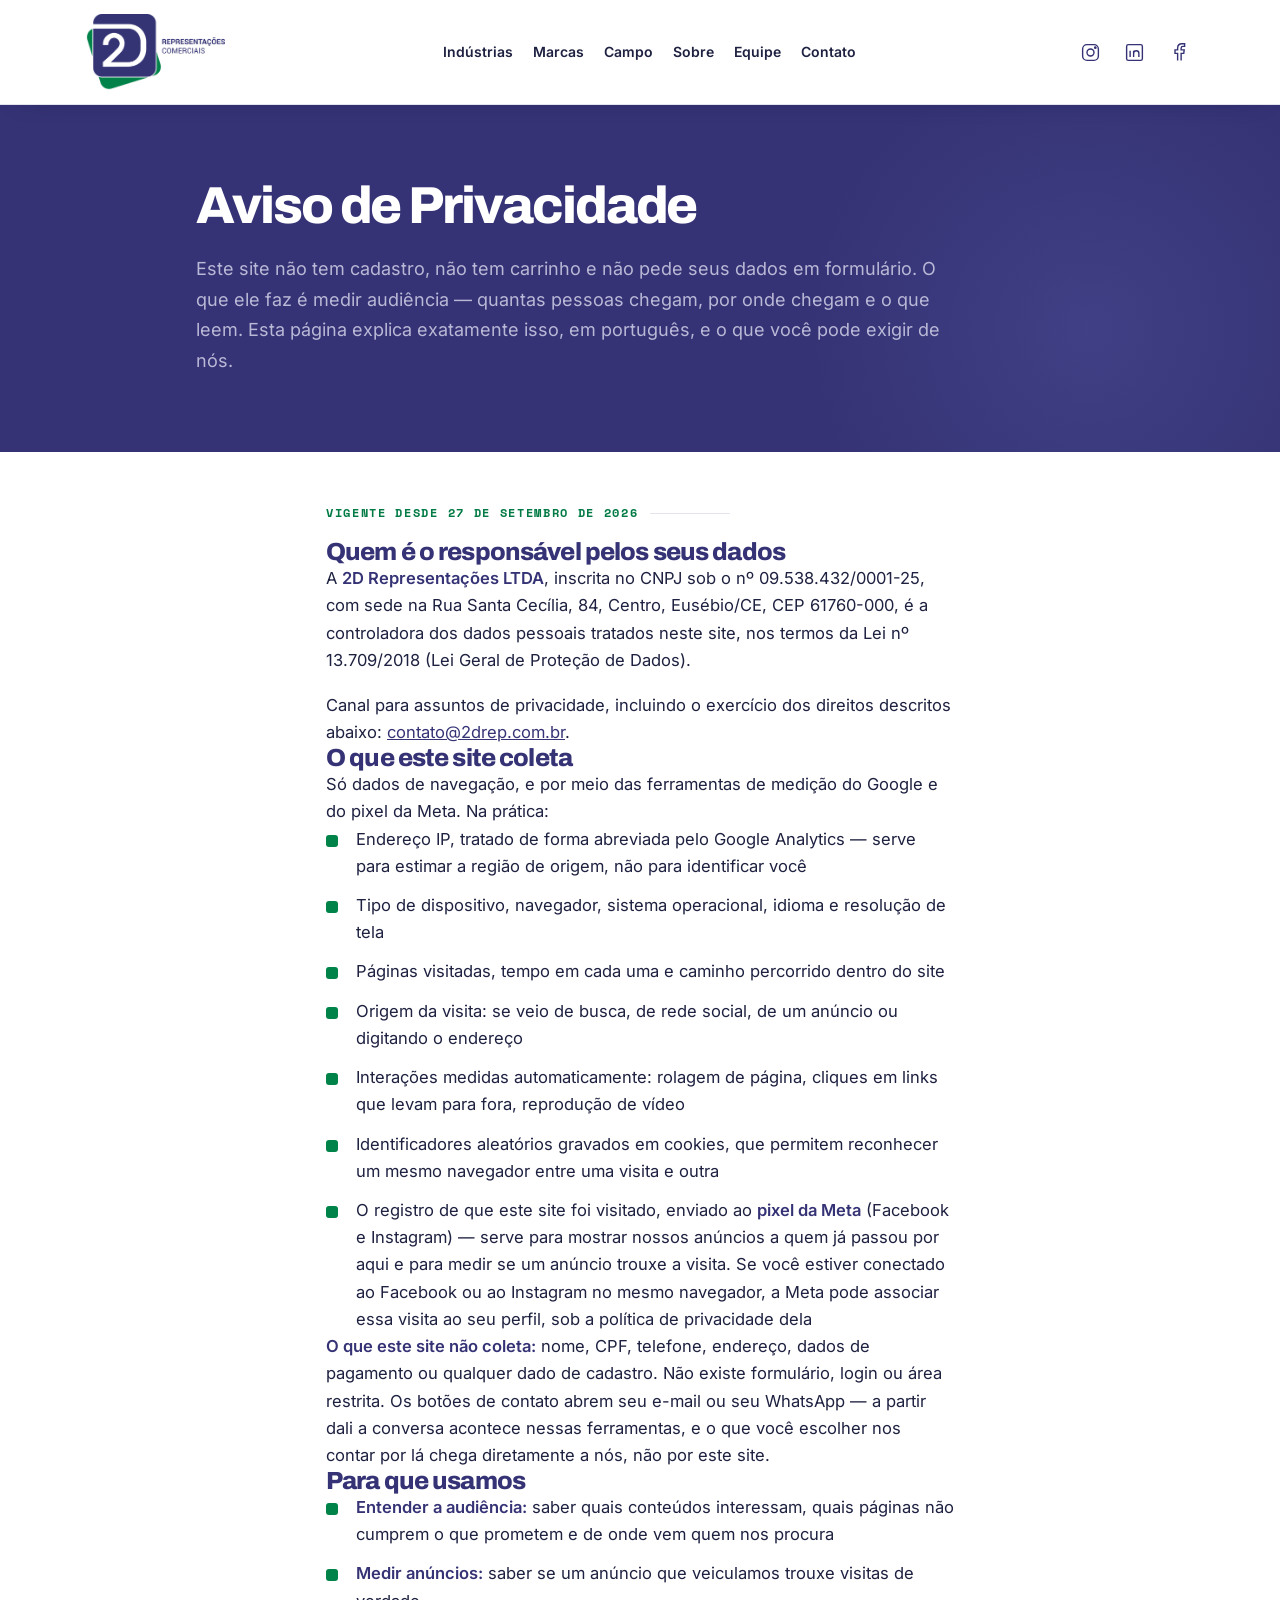
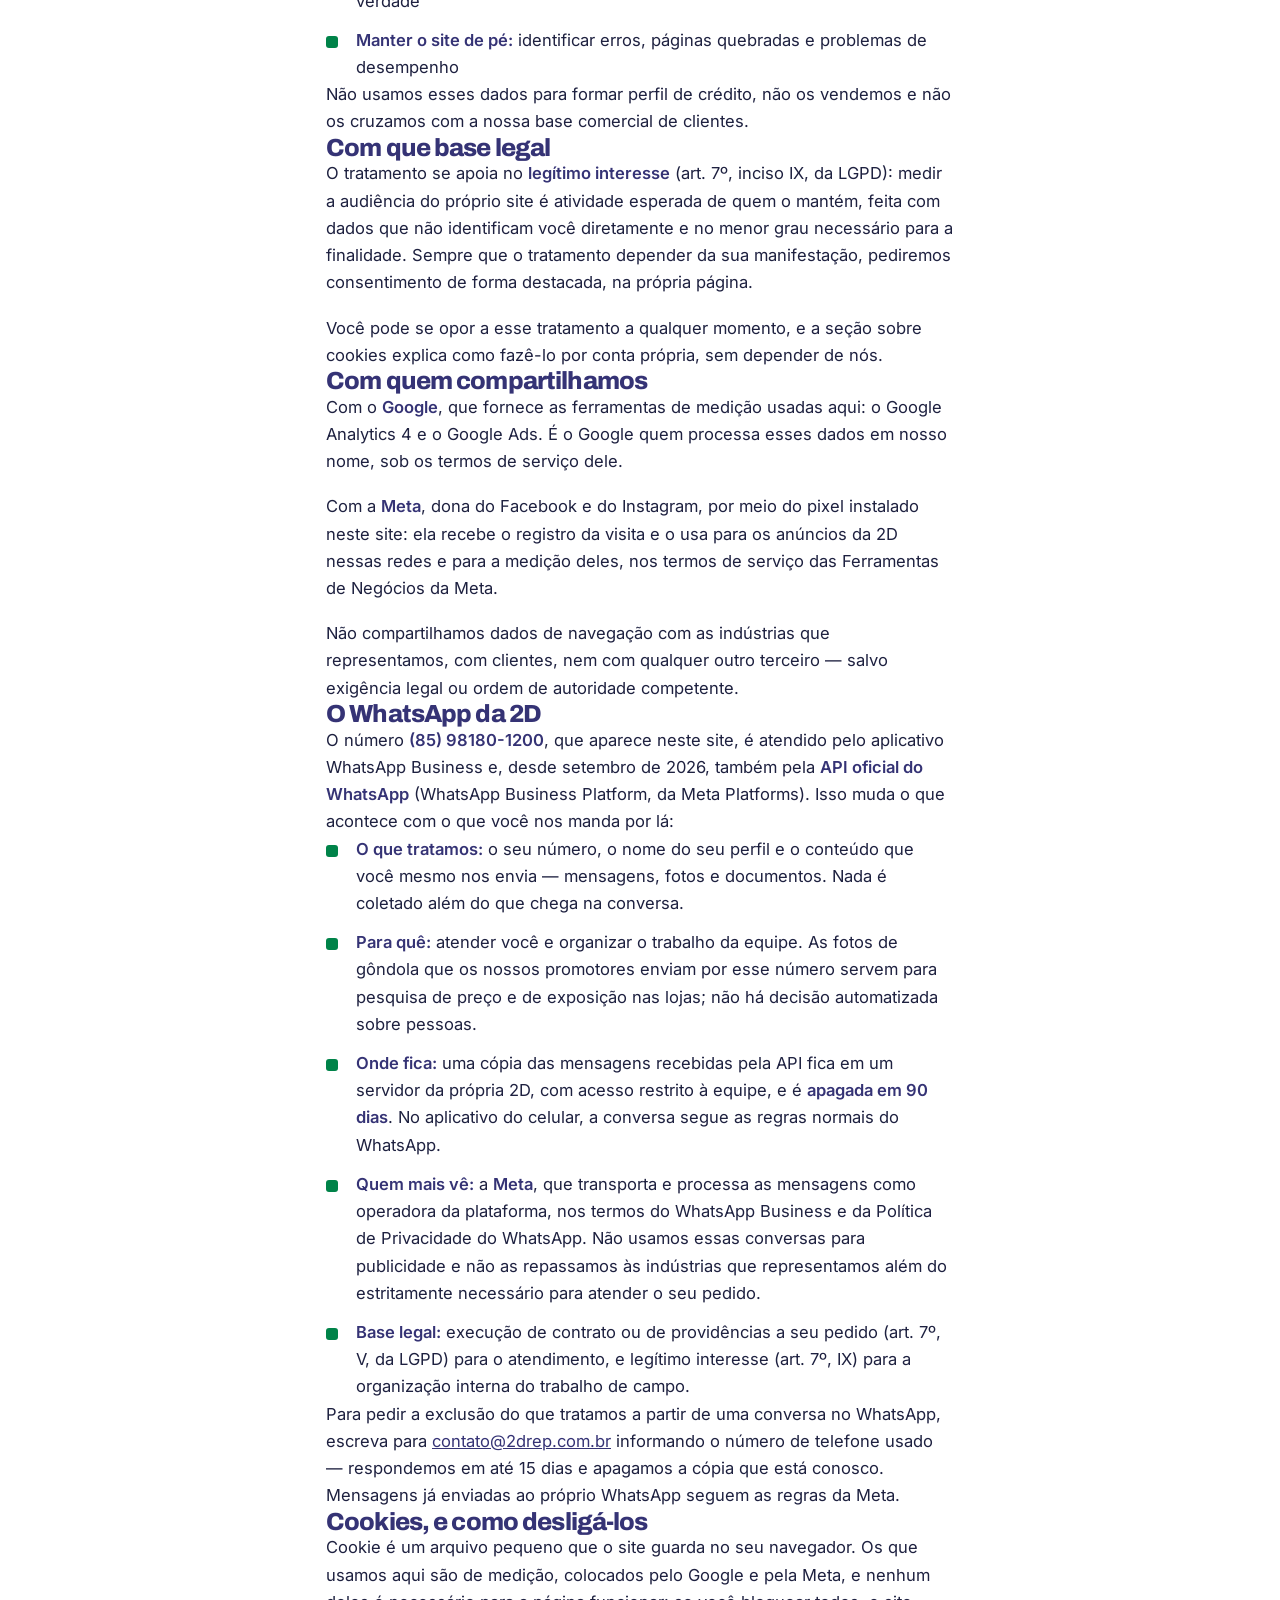
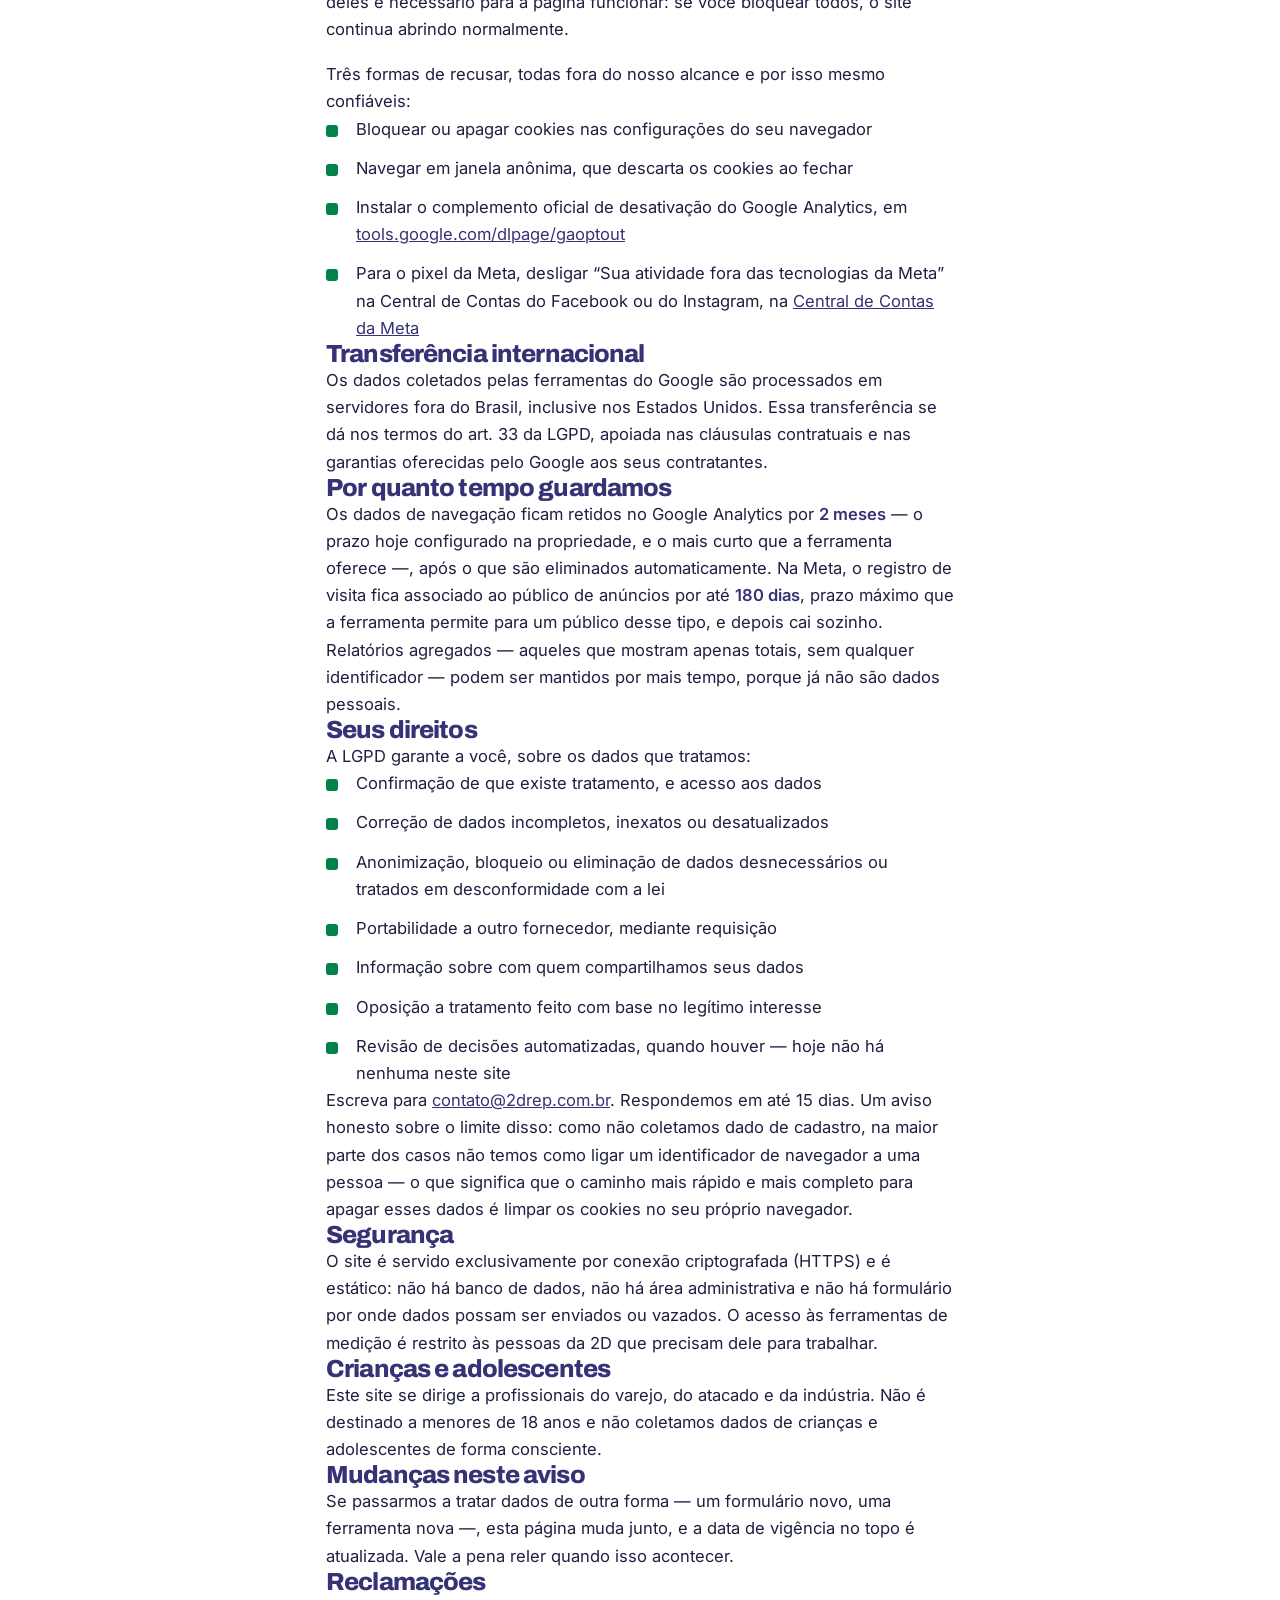
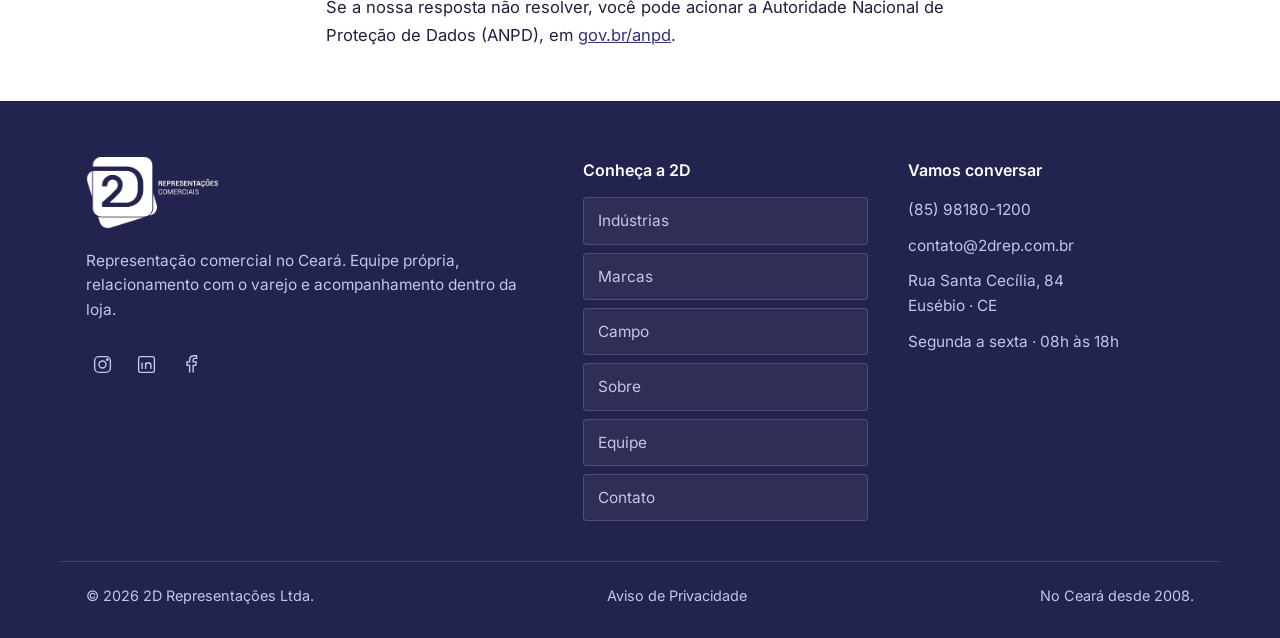
<file: privacidade.html>
<!DOCTYPE html><html lang="pt-BR"><head><meta charset="utf-8"><meta name="viewport" content="width=device-width, initial-scale=1"><title>Aviso de Privacidade | 2D Representações</title><meta name="description" content="Como o site da 2D Representações trata dados de navegação: o que o Google Analytics e o pixel da Meta medem, com que base legal, como recusar os cookies e quais direitos a LGPD garante a você."><meta name="theme-color" content="#353375"><!-- Propriedade "https://2drep.com.br/" no Google Search Console, verificada por
         metatag em 27/09/2026. Fica no layout, e nao como arquivo solto na raiz, porque
         o arquivo alguem apaga numa faxina e a propriedade cai junto. NAO REMOVER:
         o Google reconfere de tempos em tempos. O Search Console e o que sustenta a
         indexacao, o envio do sitemap e a remocao de URL — e e pre-requisito da
         verificacao de marca que libera o acesso Basico da API do Google Ads. --><meta name="google-site-verification" content="L3gNY5Cax0-ZKSfytOoUNS5yZfPrORazYYEIP8anbDY"><!-- Verificação de domínio da Meta (Configurações do negócio › Domínios, 27/09/2026): sustenta a verificação da empresa do portfólio 2drepres. --><meta name="facebook-domain-verification" content="d10u3vdebnchkim8b451quhq4npfpv"><link rel="canonical" href="https://2drep.com.br/privacidade.html"><meta property="og:title" content="Aviso de Privacidade | 2D Representações"><meta property="og:description" content="Como o site da 2D Representações trata dados de navegação: o que o Google Analytics e o pixel da Meta medem, com que base legal, como recusar os cookies e quais direitos a LGPD garante a você."><meta property="og:type" content="website"><meta property="og:url" content="https://2drep.com.br/privacidade.html"><meta property="og:site_name" content="2D Representações"><meta property="og:locale" content="pt_BR"><meta property="og:image" content="https://2drep.com.br/assets/og/2d-compartilhar.jpg"><meta property="og:image:width" content="1200"><meta property="og:image:height" content="630"><meta property="og:image:alt" content="2D Representações: representação comercial no Ceará, com ponto extra Tio João no supermercado"><meta name="twitter:card" content="summary_large_image"><!-- Icone da aba e do resultado de busca. Ate 26/09/2026 isto apontava para
         logo-color.png, que e RETANGULAR (640x349): navegador e buscador espremem
         ou cortam. Agora sao quadrados de verdade, gerados do simbolo em alta
         (marca/logo/png/simbolo-cor.png, 3334px). Os tamanhos sao multiplos de 48
         porque e o que o Google exige para mostrar o icone ao lado do resultado. --><link rel="icon" type="image/png" sizes="48x48" href="/assets/logo/favicon-48.png"><link rel="icon" type="image/png" sizes="96x96" href="/assets/logo/favicon-96.png"><link rel="icon" type="image/png" sizes="192x192" href="/assets/logo/favicon-192.png"><link rel="apple-touch-icon" href="/assets/logo/apple-touch-icon.png"><!-- A logo do cabecalho e WEBP SEM PERDA de 320x175 (13,6 KB). Era o mesmo
         logo-color.png de 640x349 e 48,6 KB, que a home baixava inteiro para
         exibir 139px de largura (CSS: .logo{height:76px}) — 35 KB gastos em
         pixel que ninguem ve. O PNG continua no disco porque e ele que o
         JSON-LD entrega ao Google como logo da Organization. --><!-- Google tag: AW-18473481970 (Ads) + G-D82GPBVWT2 (GA4), servidos pelo mesmo
         conteiner. O GA4 entra como destino da tag, nao como config aqui: o porque,
         com os numeros, esta no AGENTS.md em `ga4-ratos`. --><script async src="https://www.googletagmanager.com/gtag/js?id=AW-18473481970"></script><script type="module">window.dataLayer=window.dataLayer||[];function e(){dataLayer.push(arguments)}window.gtag=e,e(`js`,new Date),e(`config`,`AW-18473481970`);</script><!-- Meta Pixel 1395801758838823 (conta de anuncios 2drep, portfolio 2drepres).
         Criado em 27/09/2026 pela skill meta-ads-ratos; mede visita (PageView) para
         publico de remarketing e conversao das campanhas da Meta. Aviso em /privacidade.
         O fbevents.js (~150 KB) so e baixado na primeira interacao (rolagem, toque,
         tecla) ou apos 5 s — o que vier antes. Assim o diretor no 4G recebe a pagina
         inteira antes do pixel, e a home continua dentro do teto de 1 MB da spec
         (tests/test-orcamento.mjs mede ate o networkidle). O fbq() enfileira
         chamadas ate o script chegar, entao o PageView nao se perde. --><script type="module">(function(e,t,n,r,i,a,o){if(e.fbq)return;i=e.fbq=function(){i.callMethod?i.callMethod.apply(i,arguments):i.queue.push(arguments)},e._fbq||=i,i.push=i,i.loaded=!0,i.version=`2.0`,i.queue=[];var s=!1;function c(){s||(s=!0,a=t.createElement(n),a.async=!0,a.src=r,o=t.getElementsByTagName(n)[0],o.parentNode.insertBefore(a,o))}[`scroll`,`pointerdown`,`touchstart`,`keydown`].forEach(function(t){e.addEventListener(t,c,{once:!0,passive:!0})}),e.setTimeout(c,5e3)})(window,document,`script`,`https://connect.facebook.net/en_US/fbevents.js`),fbq(`init`,`1395801758838823`),fbq(`track`,`PageView`);</script><noscript><img height="1" width="1" style="display:none" alt="" src="https://www.facebook.com/tr?id=1395801758838823&ev=PageView&noscript=1"></noscript><meta name="astro-view-transitions-enabled" content="true"><meta name="astro-view-transitions-fallback" content="animate"><script type="module" src="/_astro/ClientRouter.astro_astro_type_script_index_0_lang.CYDbzu1r.js"></script><link rel="preload" href="/assets/fonts/inter-400.woff2" as="font" type="font/woff2" crossorigin><link rel="preload" href="/assets/fonts/archivo-800.woff2" as="font" type="font/woff2" crossorigin><link rel="stylesheet" href="/_astro/Base.CYRR868E.css"></head><body><a class="skip-link" href="#conteudo">Pular para o conteúdo</a><header class="site-header"><div class="container header-inner"><a class="logo-link" href="/index.html" aria-label="2D Representações — início"><img class="logo" src="/assets/logo/logo-color.webp" alt="2D Representações" width="320" height="175"></a><button class="menu-toggle" aria-controls="navegacao" aria-expanded="false" hidden>Menu <span aria-hidden="true">☰</span></button><nav class="main-nav" id="navegacao" aria-label="Navegação principal"><a href="/industrias.html">Indústrias</a><a href="/marcas.html">Marcas</a><a href="/campo.html">Campo</a><a href="/sobre.html">Sobre</a><a href="/equipe.html">Equipe</a><a href="/contato.html">Contato</a></nav><div class="header-redes"><div class="redes" aria-label="Redes sociais da 2D"><a href="https://instagram.com/2drepres" aria-label="Instagram" target="_blank" rel="noopener noreferrer"><svg viewBox="0 0 24 24" fill="none" stroke="currentColor" stroke-width="1.6" aria-hidden="true"><rect x="3" y="3" width="18" height="18" rx="5"/><circle cx="12" cy="12" r="4"/><circle cx="17.5" cy="6.5" r=".8"/></svg></a><a href="https://www.linkedin.com/company/2drepres/" aria-label="LinkedIn" target="_blank" rel="noopener noreferrer"><svg viewBox="0 0 24 24" fill="none" stroke="currentColor" stroke-width="1.6" aria-hidden="true"><rect x="3" y="3" width="18" height="18" rx="2"/><path d="M7 10v7m0-10v.1M11 17v-7m0 3c0-4 6-4 6 0v4"/></svg></a><a href="https://www.facebook.com/profile.php?id=61594897432743" aria-label="Facebook" target="_blank" rel="noopener noreferrer"><svg viewBox="0 0 24 24" fill="none" stroke="currentColor" stroke-width="1.6" aria-hidden="true"><path d="M15 21v-8h3l.5-4H15V7c0-1 .5-2 2-2h2V2h-3c-3 0-5 2-5 5v2H8v4h3v8"/></svg></a></div></div></div></header><script>(function(){var n=document.querySelector('.menu-toggle'),r=document.getElementById('navegacao');if(n&&r){n.hidden=false;document.documentElement.classList.add('menu-pronto')}})()</script><main id="conteudo" tabindex="-1"><section class="hero">
    <div class="container hero-inner">
      <div>
        <h1>Aviso de Privacidade</h1>
        <p class="hero-lead">Este site não tem cadastro, não tem carrinho e não pede seus dados em formulário. O que ele faz é medir audiência — quantas pessoas chegam, por onde chegam e o que leem. Esta página explica exatamente isso, em português, e o que você pode exigir de nós.</p>
      </div>
    </div>
  </section>

  <section class="section">
    <div class="container prose">
      <p class="mono">Vigente desde 27 de setembro de 2026</p>

      <h2>Quem é o responsável pelos seus dados</h2>
      <p>A <strong>2D Representações LTDA</strong>, inscrita no CNPJ sob o nº 09.538.432/0001-25, com sede na Rua Santa Cecília, 84, Centro, Eusébio/CE, CEP 61760-000, é a controladora dos dados pessoais tratados neste site, nos termos da Lei nº 13.709/2018 (Lei Geral de Proteção de Dados).</p>
      <p>Canal para assuntos de privacidade, incluindo o exercício dos direitos descritos abaixo: <a href="mailto:contato@2drep.com.br">contato@2drep.com.br</a>.</p>

      <h2>O que este site coleta</h2>
      <p>Só dados de navegação, e por meio das ferramentas de medição do Google e do pixel da Meta. Na prática:</p>
      <ul class="list-marks">
        <li>Endereço IP, tratado de forma abreviada pelo Google Analytics — serve para estimar a região de origem, não para identificar você</li>
        <li>Tipo de dispositivo, navegador, sistema operacional, idioma e resolução de tela</li>
        <li>Páginas visitadas, tempo em cada uma e caminho percorrido dentro do site</li>
        <li>Origem da visita: se veio de busca, de rede social, de um anúncio ou digitando o endereço</li>
        <li>Interações medidas automaticamente: rolagem de página, cliques em links que levam para fora, reprodução de vídeo</li>
        <li>Identificadores aleatórios gravados em cookies, que permitem reconhecer um mesmo navegador entre uma visita e outra</li>
        <li>O registro de que este site foi visitado, enviado ao <strong>pixel da Meta</strong> (Facebook e Instagram) — serve para mostrar nossos anúncios a quem já passou por aqui e para medir se um anúncio trouxe a visita. Se você estiver conectado ao Facebook ou ao Instagram no mesmo navegador, a Meta pode associar essa visita ao seu perfil, sob a política de privacidade dela</li>
      </ul>
      <p><strong>O que este site não coleta:</strong> nome, CPF, telefone, endereço, dados de pagamento ou qualquer dado de cadastro. Não existe formulário, login ou área restrita. Os botões de contato abrem seu e-mail ou seu WhatsApp — a partir dali a conversa acontece nessas ferramentas, e o que você escolher nos contar por lá chega diretamente a nós, não por este site.</p>

      <h2>Para que usamos</h2>
      <ul class="list-marks">
        <li><strong>Entender a audiência:</strong> saber quais conteúdos interessam, quais páginas não cumprem o que prometem e de onde vem quem nos procura</li>
        <li><strong>Medir anúncios:</strong> saber se um anúncio que veiculamos trouxe visitas de verdade</li>
        <li><strong>Manter o site de pé:</strong> identificar erros, páginas quebradas e problemas de desempenho</li>
      </ul>
      <p>Não usamos esses dados para formar perfil de crédito, não os vendemos e não os cruzamos com a nossa base comercial de clientes.</p>

      <h2>Com que base legal</h2>
      <p>O tratamento se apoia no <strong>legítimo interesse</strong> (art. 7º, inciso IX, da LGPD): medir a audiência do próprio site é atividade esperada de quem o mantém, feita com dados que não identificam você diretamente e no menor grau necessário para a finalidade. Sempre que o tratamento depender da sua manifestação, pediremos consentimento de forma destacada, na própria página.</p>
      <p>Você pode se opor a esse tratamento a qualquer momento, e a seção sobre cookies explica como fazê-lo por conta própria, sem depender de nós.</p>

      <h2>Com quem compartilhamos</h2>
      <p>Com o <strong>Google</strong>, que fornece as ferramentas de medição usadas aqui: o Google Analytics 4 e o Google Ads. É o Google quem processa esses dados em nosso nome, sob os termos de serviço dele.</p>
      <p>Com a <strong>Meta</strong>, dona do Facebook e do Instagram, por meio do pixel instalado neste site: ela recebe o registro da visita e o usa para os anúncios da 2D nessas redes e para a medição deles, nos termos de serviço das Ferramentas de Negócios da Meta.</p>
      <p>Não compartilhamos dados de navegação com as indústrias que representamos, com clientes, nem com qualquer outro terceiro — salvo exigência legal ou ordem de autoridade competente.</p>

      <h2>O WhatsApp da 2D</h2>
      <p>O número <strong>(85) 98180-1200</strong>, que aparece neste site, é atendido pelo aplicativo WhatsApp Business e, desde setembro de 2026, também pela <strong>API oficial do WhatsApp</strong> (WhatsApp Business Platform, da Meta Platforms). Isso muda o que acontece com o que você nos manda por lá:</p>
      <ul class="list-marks">
        <li><strong>O que tratamos:</strong> o seu número, o nome do seu perfil e o conteúdo que você mesmo nos envia — mensagens, fotos e documentos. Nada é coletado além do que chega na conversa.</li>
        <li><strong>Para quê:</strong> atender você e organizar o trabalho da equipe. As fotos de gôndola que os nossos promotores enviam por esse número servem para pesquisa de preço e de exposição nas lojas; não há decisão automatizada sobre pessoas.</li>
        <li><strong>Onde fica:</strong> uma cópia das mensagens recebidas pela API fica em um servidor da própria 2D, com acesso restrito à equipe, e é <strong>apagada em 90 dias</strong>. No aplicativo do celular, a conversa segue as regras normais do WhatsApp.</li>
        <li><strong>Quem mais vê:</strong> a <strong>Meta</strong>, que transporta e processa as mensagens como operadora da plataforma, nos termos do WhatsApp Business e da Política de Privacidade do WhatsApp. Não usamos essas conversas para publicidade e não as repassamos às indústrias que representamos além do estritamente necessário para atender o seu pedido.</li>
        <li><strong>Base legal:</strong> execução de contrato ou de providências a seu pedido (art. 7º, V, da LGPD) para o atendimento, e legítimo interesse (art. 7º, IX) para a organização interna do trabalho de campo.</li>
      </ul>
      <p>Para pedir a exclusão do que tratamos a partir de uma conversa no WhatsApp, escreva para <a href="mailto:contato@2drep.com.br">contato@2drep.com.br</a> informando o número de telefone usado — respondemos em até 15 dias e apagamos a cópia que está conosco. Mensagens já enviadas ao próprio WhatsApp seguem as regras da Meta.</p>

      <h2>Cookies, e como desligá-los</h2>
      <p>Cookie é um arquivo pequeno que o site guarda no seu navegador. Os que usamos aqui são de medição, colocados pelo Google e pela Meta, e nenhum deles é necessário para a página funcionar: se você bloquear todos, o site continua abrindo normalmente.</p>
      <p>Três formas de recusar, todas fora do nosso alcance e por isso mesmo confiáveis:</p>
      <ul class="list-marks">
        <li>Bloquear ou apagar cookies nas configurações do seu navegador</li>
        <li>Navegar em janela anônima, que descarta os cookies ao fechar</li>
        <li>Instalar o complemento oficial de desativação do Google Analytics, em <a href="https://tools.google.com/dlpage/gaoptout">tools.google.com/dlpage/gaoptout</a></li>
        <li>Para o pixel da Meta, desligar &ldquo;Sua atividade fora das tecnologias da Meta&rdquo; na Central de Contas do Facebook ou do Instagram, na <a href="https://accountscenter.facebook.com/info_and_permissions/">Central de Contas da Meta</a></li>
      </ul>

      <h2>Transferência internacional</h2>
      <p>Os dados coletados pelas ferramentas do Google são processados em servidores fora do Brasil, inclusive nos Estados Unidos. Essa transferência se dá nos termos do art. 33 da LGPD, apoiada nas cláusulas contratuais e nas garantias oferecidas pelo Google aos seus contratantes.</p>

      <h2>Por quanto tempo guardamos</h2>
      <p>Os dados de navegação ficam retidos no Google Analytics por <strong>2 meses</strong> — o prazo hoje configurado na propriedade, e o mais curto que a ferramenta oferece —, após o que são eliminados automaticamente. Na Meta, o registro de visita fica associado ao público de anúncios por até <strong>180 dias</strong>, prazo máximo que a ferramenta permite para um público desse tipo, e depois cai sozinho. Relatórios agregados — aqueles que mostram apenas totais, sem qualquer identificador — podem ser mantidos por mais tempo, porque já não são dados pessoais.</p>

      <h2>Seus direitos</h2>
      <p>A LGPD garante a você, sobre os dados que tratamos:</p>
      <ul class="list-marks">
        <li>Confirmação de que existe tratamento, e acesso aos dados</li>
        <li>Correção de dados incompletos, inexatos ou desatualizados</li>
        <li>Anonimização, bloqueio ou eliminação de dados desnecessários ou tratados em desconformidade com a lei</li>
        <li>Portabilidade a outro fornecedor, mediante requisição</li>
        <li>Informação sobre com quem compartilhamos seus dados</li>
        <li>Oposição a tratamento feito com base no legítimo interesse</li>
        <li>Revisão de decisões automatizadas, quando houver — hoje não há nenhuma neste site</li>
      </ul>
      <p>Escreva para <a href="mailto:contato@2drep.com.br">contato@2drep.com.br</a>. Respondemos em até 15 dias. Um aviso honesto sobre o limite disso: como não coletamos dado de cadastro, na maior parte dos casos não temos como ligar um identificador de navegador a uma pessoa — o que significa que o caminho mais rápido e mais completo para apagar esses dados é limpar os cookies no seu próprio navegador.</p>

      <h2>Segurança</h2>
      <p>O site é servido exclusivamente por conexão criptografada (HTTPS) e é estático: não há banco de dados, não há área administrativa e não há formulário por onde dados possam ser enviados ou vazados. O acesso às ferramentas de medição é restrito às pessoas da 2D que precisam dele para trabalhar.</p>

      <h2>Crianças e adolescentes</h2>
      <p>Este site se dirige a profissionais do varejo, do atacado e da indústria. Não é destinado a menores de 18 anos e não coletamos dados de crianças e adolescentes de forma consciente.</p>

      <h2>Mudanças neste aviso</h2>
      <p>Se passarmos a tratar dados de outra forma — um formulário novo, uma ferramenta nova —, esta página muda junto, e a data de vigência no topo é atualizada. Vale a pena reler quando isso acontecer.</p>

      <h2>Reclamações</h2>
      <p>Se a nossa resposta não resolver, você pode acionar a Autoridade Nacional de Proteção de Dados (ANPD), em <a href="https://www.gov.br/anpd">gov.br/anpd</a>.</p>
    </div>
  </section>
</main><footer class="site-footer"><div class="container footer-top"><div class="footer-brand"><a href="/index.html"><img src="/assets/logo/logo-white.png" alt="2D Representações" class="logo-footer" width="190" height="70" loading="lazy"></a><p>Representação comercial no Ceará. Equipe própria, relacionamento com o varejo e acompanhamento dentro da loja.</p><div class="redes" aria-label="Redes sociais da 2D"><a href="https://instagram.com/2drepres" aria-label="Instagram" target="_blank" rel="noopener noreferrer"><svg viewBox="0 0 24 24" fill="none" stroke="currentColor" stroke-width="1.6" aria-hidden="true"><rect x="3" y="3" width="18" height="18" rx="5"/><circle cx="12" cy="12" r="4"/><circle cx="17.5" cy="6.5" r=".8"/></svg></a><a href="https://www.linkedin.com/company/2drepres/" aria-label="LinkedIn" target="_blank" rel="noopener noreferrer"><svg viewBox="0 0 24 24" fill="none" stroke="currentColor" stroke-width="1.6" aria-hidden="true"><rect x="3" y="3" width="18" height="18" rx="2"/><path d="M7 10v7m0-10v.1M11 17v-7m0 3c0-4 6-4 6 0v4"/></svg></a><a href="https://www.facebook.com/profile.php?id=61594897432743" aria-label="Facebook" target="_blank" rel="noopener noreferrer"><svg viewBox="0 0 24 24" fill="none" stroke="currentColor" stroke-width="1.6" aria-hidden="true"><path d="M15 21v-8h3l.5-4H15V7c0-1 .5-2 2-2h2V2h-3c-3 0-5 2-5 5v2H8v4h3v8"/></svg></a></div></div><div class="footer-col"><p class="footer-title">Conheça a 2D</p><ul class="footer-list footer-nav"><li><a href="/industrias.html">Indústrias</a></li><li><a href="/marcas.html">Marcas</a></li><li><a href="/campo.html">Campo</a></li><li><a href="/sobre.html">Sobre</a></li><li><a href="/equipe.html">Equipe</a></li><li><a href="/contato.html">Contato</a></li></ul></div><div class="footer-col"><p class="footer-title">Vamos conversar</p><ul class="footer-list"><li><a href="https://wa.me/5585981801200">(85) 98180-1200</a></li><li><a href="mailto:contato@2drep.com.br">contato@2drep.com.br</a></li><li>Rua Santa Cecília, 84<br>Eusébio · CE</li><li>Segunda a sexta · 08h às 18h</li></ul></div></div><div class="container footer-bottom"><p>© 2026 2D Representações Ltda.</p><p><a href="/privacidade.html">Aviso de Privacidade</a></p><p>No Ceará desde 2008.</p></div></footer><dialog id="foto-ampliada" class="foto-dialog" aria-label="Foto de campo ampliada"><form method="dialog"><button>Fechar ×</button></form><figure><img alt=""><figcaption></figcaption></figure></dialog><script type="module">var e;function t(){e?.abort(),e=new AbortController;let{signal:t}=e,n=document.querySelector(`.menu-toggle`),r=document.querySelector(`#navegacao`);if(n&&r){n.hidden=!1,document.documentElement.classList.add(`menu-pronto`);let e=()=>{n.setAttribute(`aria-expanded`,`false`),r.classList.remove(`aberto`)};n.addEventListener(`click`,()=>{let e=n.getAttribute(`aria-expanded`)!==`true`;n.setAttribute(`aria-expanded`,String(e)),r.classList.toggle(`aberto`,e)},{signal:t}),document.addEventListener(`keydown`,t=>{t.key===`Escape`&&(e(),n.focus())},{signal:t}),r.addEventListener(`click`,e,{signal:t})}let i=document.querySelector(`[data-filtros]`);if(i){i.hidden=!1;let e=i.querySelector(`[name=praca]`),n=i.querySelector(`[name=marca]`),r=i.querySelector(`[role=status]`),a=[...document.querySelectorAll(`[data-peca]`)],o=(t=!0)=>{let i=0;for(let t of a){let r=JSON.parse(t.dataset.marcas||`[]`);t.hidden=!!(e.value&&t.dataset.praca!==e.value||n.value&&!r.includes(n.value)),t.hidden||i++}document.querySelectorAll(`[data-mes]`).forEach(e=>{e.hidden=!e.querySelector(`[data-peca]:not([hidden])`)});let o=document.querySelector(`.sem-resultado`);if(o&&(o.hidden=i>0),r.textContent=`${i} ${i===1?`registro`:`registros`}`,t){let t=new URL(location.href);for(let r of[e,n])r.value?t.searchParams.set(r.name,r.value):t.searchParams.delete(r.name);t.href!==location.href&&history.pushState({},``,t)}},s=()=>{let t=new URLSearchParams(location.search);for(let r of[e,n]){let e=t.get(r.name)||``;r.value=[...r.options].some(t=>t.value===e)?e:``}o(!1)};i.addEventListener(`change`,()=>o(),{signal:t}),i.addEventListener(`submit`,e=>{e.preventDefault(),o()},{signal:t}),i.addEventListener(`reset`,()=>{e.value=``,n.value=``,o()},{signal:t}),window.addEventListener(`popstate`,s,{signal:t}),s()}document.querySelectorAll(`[data-foto]`).forEach(e=>{e.addEventListener(`click`,t=>{if(t.ctrlKey||t.metaKey||t.shiftKey||t.altKey)return;let n=document.querySelector(`#foto-ampliada`),r=e.querySelector(`img`);if(!n||!r)return;t.preventDefault();let i=n.querySelector(`img`);i.src=r.currentSrc||r.src,i.alt=r.alt,n.querySelector(`figcaption`).textContent=r.alt,n.showModal()},{signal:t})});let a=document.querySelector(`#foto-ampliada`);a?.addEventListener(`click`,e=>{e.target===a&&a.close()},{signal:t}),document.addEventListener(`click`,e=>{let t=e.target instanceof Element?e.target.closest(`a[href]`):null;if(!t)return;let n=t.getAttribute(`href`)||``,r=n.startsWith(`mailto:`)?`email`:n.startsWith(`tel:`)?`telefone`:/^https?:\/\/(wa\.me|api\.whatsapp\.com)\//.test(n)?`whatsapp`:``;if(!r)return;let i=`sem texto`;if(r===`whatsapp`)try{i=new URL(n,location.href).searchParams.get(`text`)?.slice(0,60)||`sem texto`}catch{}let a={metodo:r,pagina:location.pathname,marcador:i},o=window;o.gtag?o.gtag(`event`,`generate_lead`,a):(o.dataLayer=o.dataLayer||[]).push([`event`,`generate_lead`,a]),o.fbq?.(`trackCustom`,`Contato`,a)},{signal:t,capture:!0});let o=document.querySelector(`#hero-video`);if(o&&!matchMedia(`(prefers-reduced-motion: reduce)`).matches&&matchMedia(`(min-width: 761px)`).matches){let e=()=>o.play().then(()=>!0).catch(()=>!1),n=async()=>{if(o.preload=`auto`,await e())return;let n=async()=>{await e()&&i()},r=[`pointerdown`,`touchstart`,`scroll`,`keydown`],i=()=>r.forEach(e=>window.removeEventListener(e,n));r.forEach(e=>window.addEventListener(e,n,{passive:!0,signal:t}))};document.readyState===`complete`?n():window.addEventListener(`load`,n,{once:!0,signal:t})}}document.addEventListener(`astro:page-load`,t),document.addEventListener(`astro:before-swap`,()=>e?.abort());</script></body></html>
</file>
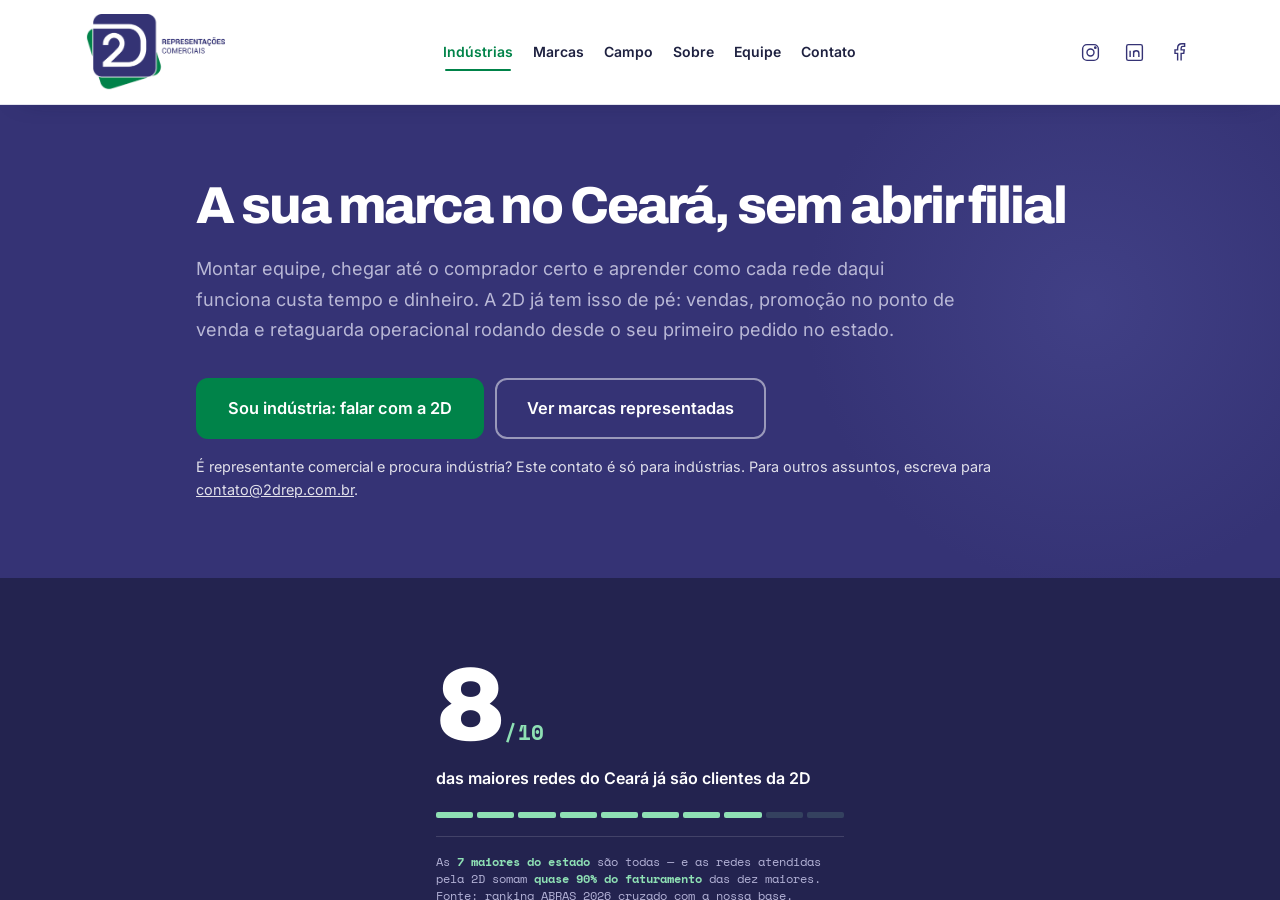
<file: processos.html>
<!doctype html>
<html lang="pt-BR"><head><meta charset="utf-8"><title>2D Representações · Indústrias</title>
<meta name="robots" content="noindex"><link rel="canonical" href="https://2drep.com.br/industrias.html">
<meta http-equiv="refresh" content="0; url=/industrias.html"></head>
<body><p>Esta página mudou de endereço: <a href="/industrias.html">representação comercial para a indústria</a>.</p></body></html>
</file>
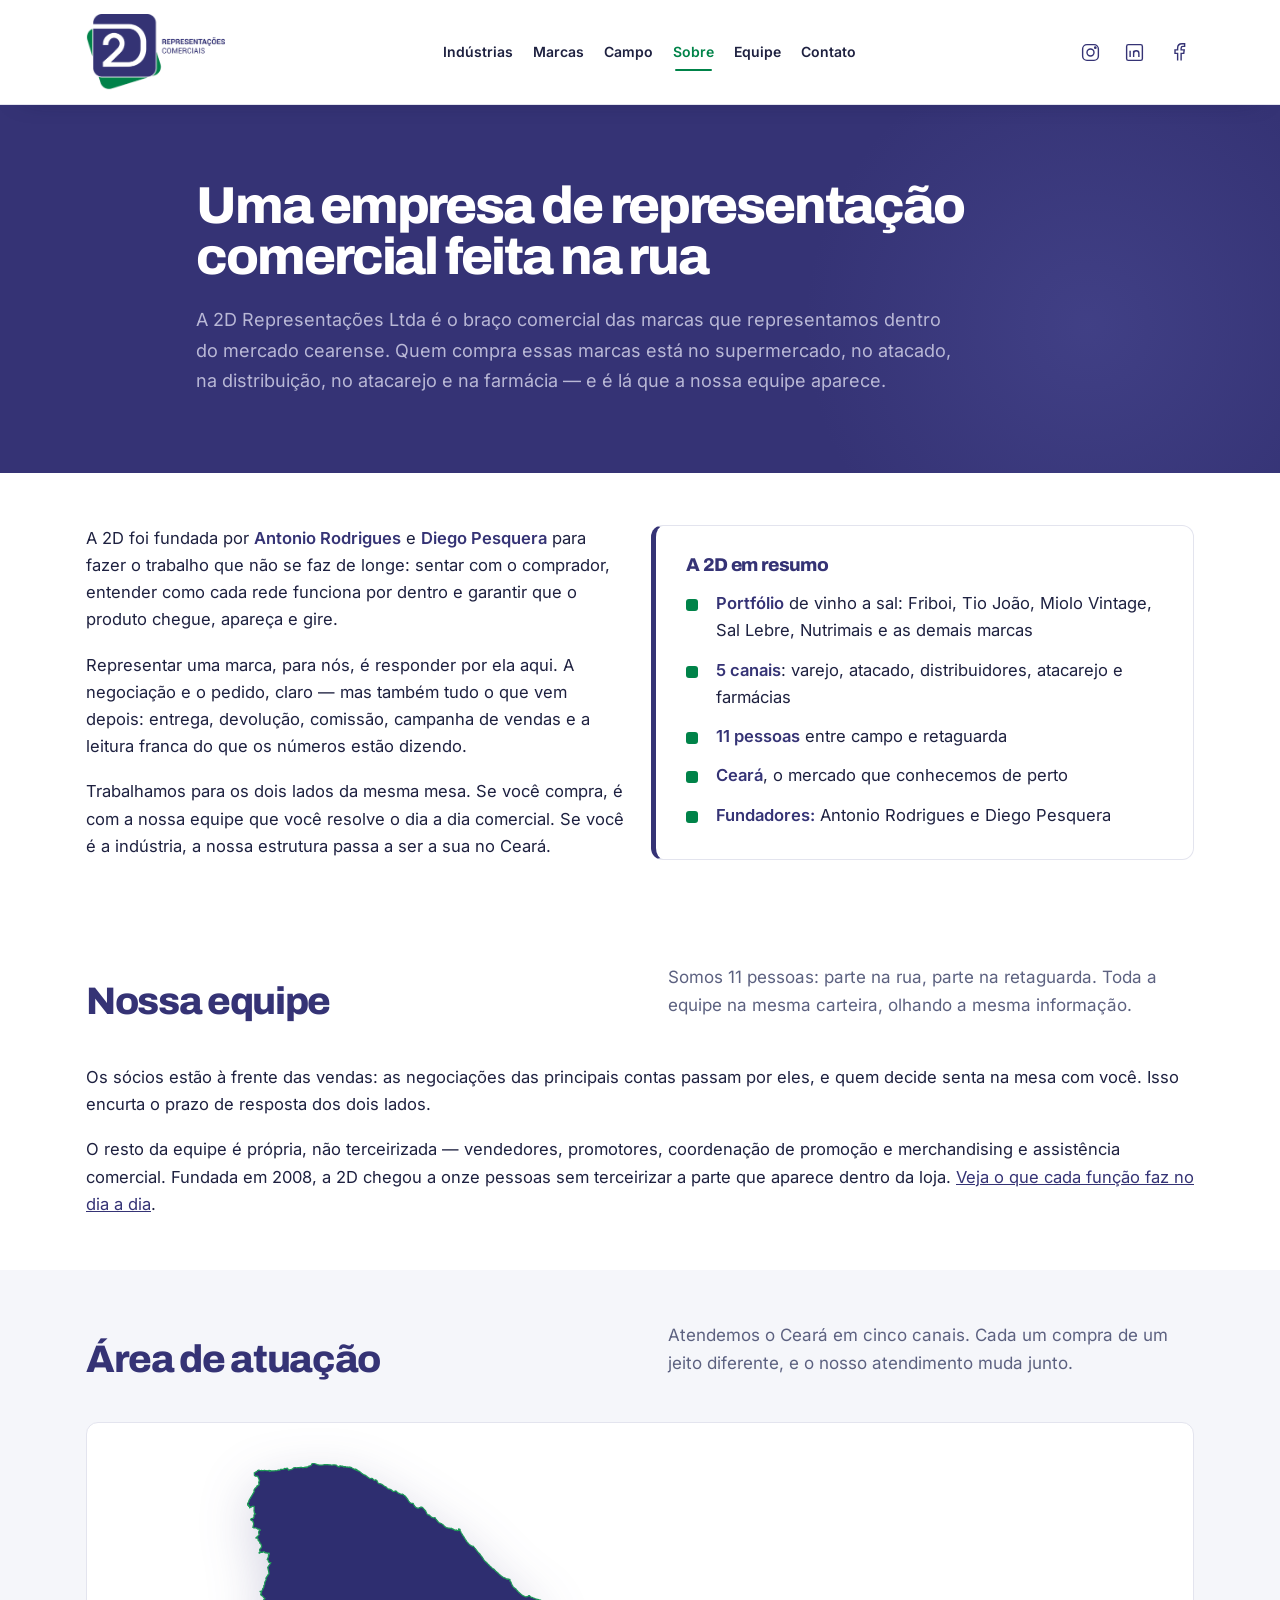
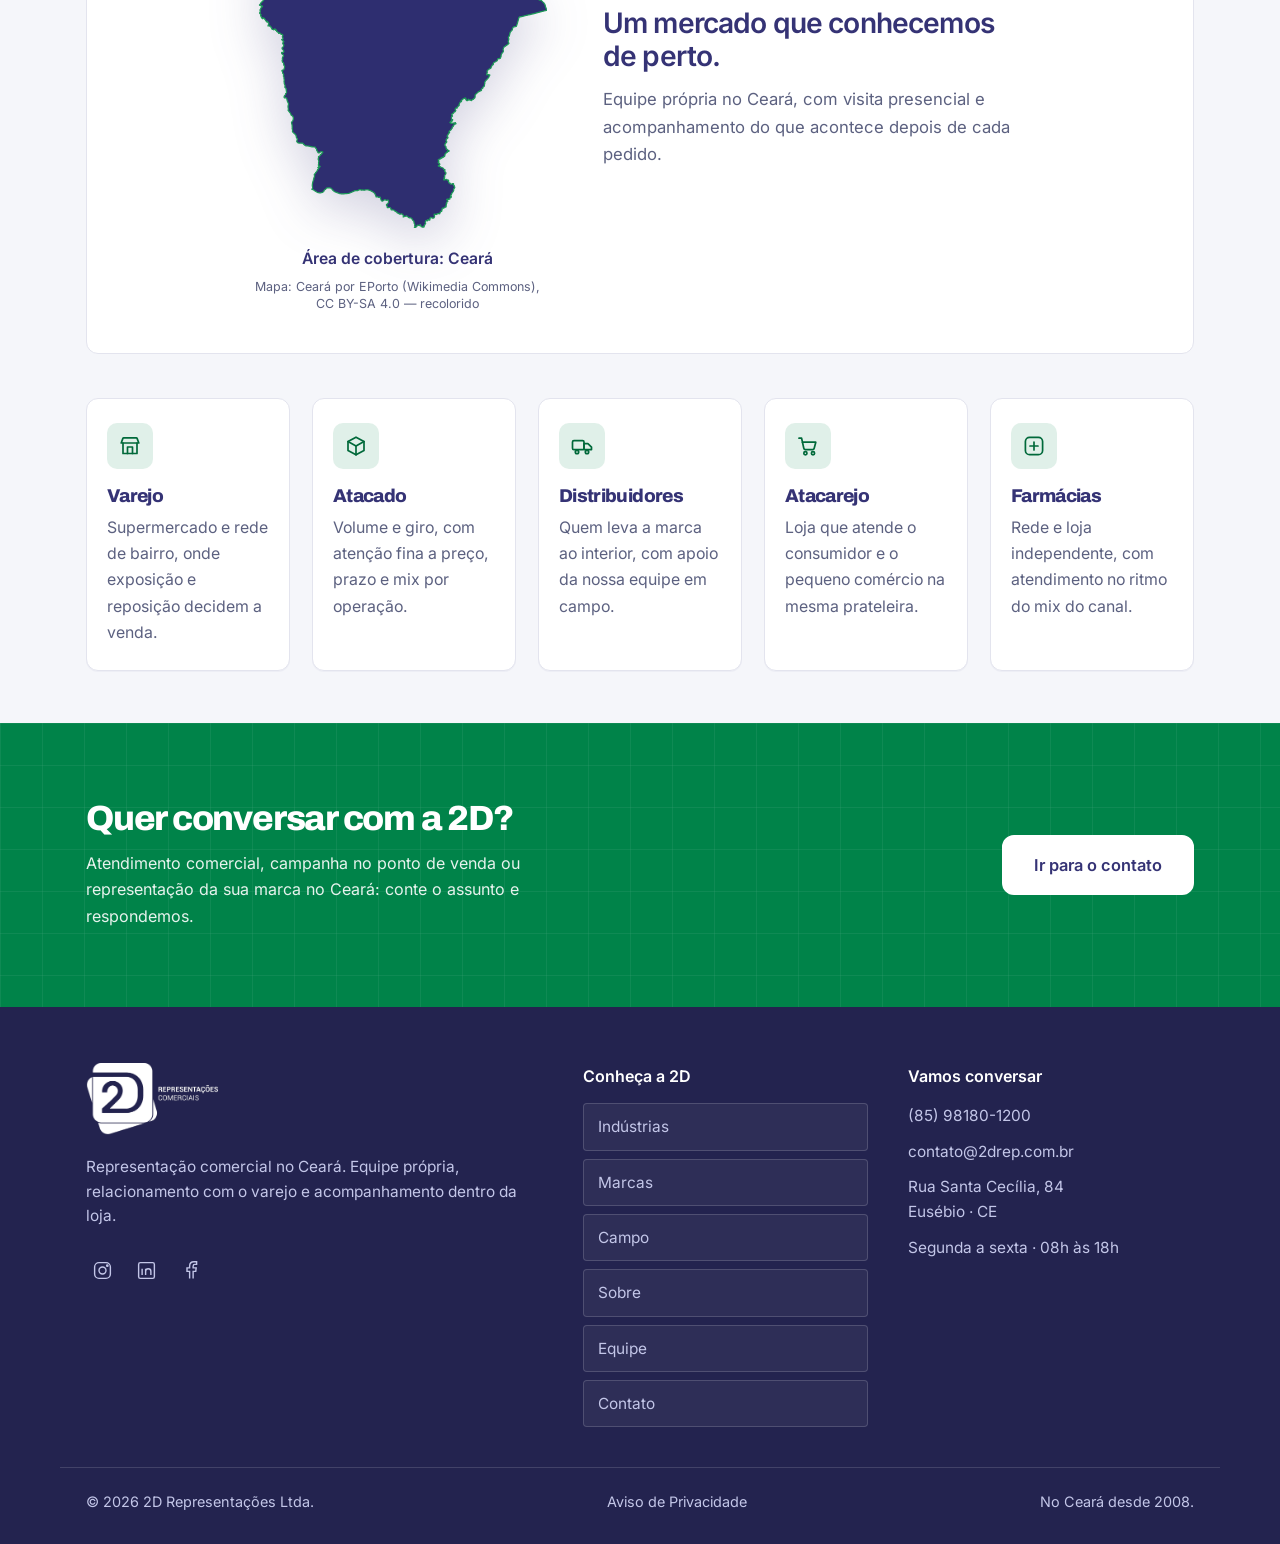
<file: sobre.html>
<!DOCTYPE html><html lang="pt-BR"><head><meta charset="utf-8"><meta name="viewport" content="width=device-width, initial-scale=1"><title>Sobre a 2D Representações | Eusébio, Ceará, desde 2008</title><meta name="description" content="Quem é a 2D Representações: empresa de representação comercial no Ceará, fundada por Antonio Rodrigues e Diego Pesquera, com equipe de 11 pessoas em campo e na retaguarda."><meta name="theme-color" content="#353375"><!-- Propriedade "https://2drep.com.br/" no Google Search Console, verificada por
         metatag em 27/09/2026. Fica no layout, e nao como arquivo solto na raiz, porque
         o arquivo alguem apaga numa faxina e a propriedade cai junto. NAO REMOVER:
         o Google reconfere de tempos em tempos. O Search Console e o que sustenta a
         indexacao, o envio do sitemap e a remocao de URL — e e pre-requisito da
         verificacao de marca que libera o acesso Basico da API do Google Ads. --><meta name="google-site-verification" content="L3gNY5Cax0-ZKSfytOoUNS5yZfPrORazYYEIP8anbDY"><!-- Verificação de domínio da Meta (Configurações do negócio › Domínios, 27/09/2026): sustenta a verificação da empresa do portfólio 2drepres. --><meta name="facebook-domain-verification" content="d10u3vdebnchkim8b451quhq4npfpv"><link rel="canonical" href="https://2drep.com.br/sobre.html"><meta property="og:title" content="Sobre a 2D Representações | Eusébio, Ceará, desde 2008"><meta property="og:description" content="Quem é a 2D Representações: empresa de representação comercial no Ceará, fundada por Antonio Rodrigues e Diego Pesquera, com equipe de 11 pessoas em campo e na retaguarda."><meta property="og:type" content="website"><meta property="og:url" content="https://2drep.com.br/sobre.html"><meta property="og:site_name" content="2D Representações"><meta property="og:locale" content="pt_BR"><meta property="og:image" content="https://2drep.com.br/assets/og/2d-compartilhar.jpg"><meta property="og:image:width" content="1200"><meta property="og:image:height" content="630"><meta property="og:image:alt" content="2D Representações: representação comercial no Ceará, com ponto extra Tio João no supermercado"><meta name="twitter:card" content="summary_large_image"><!-- Icone da aba e do resultado de busca. Ate 26/09/2026 isto apontava para
         logo-color.png, que e RETANGULAR (640x349): navegador e buscador espremem
         ou cortam. Agora sao quadrados de verdade, gerados do simbolo em alta
         (marca/logo/png/simbolo-cor.png, 3334px). Os tamanhos sao multiplos de 48
         porque e o que o Google exige para mostrar o icone ao lado do resultado. --><link rel="icon" type="image/png" sizes="48x48" href="/assets/logo/favicon-48.png"><link rel="icon" type="image/png" sizes="96x96" href="/assets/logo/favicon-96.png"><link rel="icon" type="image/png" sizes="192x192" href="/assets/logo/favicon-192.png"><link rel="apple-touch-icon" href="/assets/logo/apple-touch-icon.png"><!-- A logo do cabecalho e WEBP SEM PERDA de 320x175 (13,6 KB). Era o mesmo
         logo-color.png de 640x349 e 48,6 KB, que a home baixava inteiro para
         exibir 139px de largura (CSS: .logo{height:76px}) — 35 KB gastos em
         pixel que ninguem ve. O PNG continua no disco porque e ele que o
         JSON-LD entrega ao Google como logo da Organization. --><!-- Google tag: AW-18473481970 (Ads) + G-D82GPBVWT2 (GA4), servidos pelo mesmo
         conteiner. O GA4 entra como destino da tag, nao como config aqui: o porque,
         com os numeros, esta no AGENTS.md em `ga4-ratos`. --><script async src="https://www.googletagmanager.com/gtag/js?id=AW-18473481970"></script><script type="module">window.dataLayer=window.dataLayer||[];function e(){dataLayer.push(arguments)}window.gtag=e,e(`js`,new Date),e(`config`,`AW-18473481970`);</script><!-- Meta Pixel 1395801758838823 (conta de anuncios 2drep, portfolio 2drepres).
         Criado em 27/09/2026 pela skill meta-ads-ratos; mede visita (PageView) para
         publico de remarketing e conversao das campanhas da Meta. Aviso em /privacidade.
         O fbevents.js (~150 KB) so e baixado na primeira interacao (rolagem, toque,
         tecla) ou apos 5 s — o que vier antes. Assim o diretor no 4G recebe a pagina
         inteira antes do pixel, e a home continua dentro do teto de 1 MB da spec
         (tests/test-orcamento.mjs mede ate o networkidle). O fbq() enfileira
         chamadas ate o script chegar, entao o PageView nao se perde. --><script type="module">(function(e,t,n,r,i,a,o){if(e.fbq)return;i=e.fbq=function(){i.callMethod?i.callMethod.apply(i,arguments):i.queue.push(arguments)},e._fbq||=i,i.push=i,i.loaded=!0,i.version=`2.0`,i.queue=[];var s=!1;function c(){s||(s=!0,a=t.createElement(n),a.async=!0,a.src=r,o=t.getElementsByTagName(n)[0],o.parentNode.insertBefore(a,o))}[`scroll`,`pointerdown`,`touchstart`,`keydown`].forEach(function(t){e.addEventListener(t,c,{once:!0,passive:!0})}),e.setTimeout(c,5e3)})(window,document,`script`,`https://connect.facebook.net/en_US/fbevents.js`),fbq(`init`,`1395801758838823`),fbq(`track`,`PageView`);</script><noscript><img height="1" width="1" style="display:none" alt="" src="https://www.facebook.com/tr?id=1395801758838823&ev=PageView&noscript=1"></noscript><meta name="astro-view-transitions-enabled" content="true"><meta name="astro-view-transitions-fallback" content="animate"><script type="module" src="/_astro/ClientRouter.astro_astro_type_script_index_0_lang.CYDbzu1r.js"></script><link rel="preload" href="/assets/fonts/inter-400.woff2" as="font" type="font/woff2" crossorigin><link rel="preload" href="/assets/fonts/archivo-800.woff2" as="font" type="font/woff2" crossorigin><link rel="stylesheet" href="/_astro/Base.CYRR868E.css"></head><body><a class="skip-link" href="#conteudo">Pular para o conteúdo</a><header class="site-header"><div class="container header-inner"><a class="logo-link" href="/index.html" aria-label="2D Representações — início"><img class="logo" src="/assets/logo/logo-color.webp" alt="2D Representações" width="320" height="175"></a><button class="menu-toggle" aria-controls="navegacao" aria-expanded="false" hidden>Menu <span aria-hidden="true">☰</span></button><nav class="main-nav" id="navegacao" aria-label="Navegação principal"><a href="/industrias.html">Indústrias</a><a href="/marcas.html">Marcas</a><a href="/campo.html">Campo</a><a href="/sobre.html" aria-current="page">Sobre</a><a href="/equipe.html">Equipe</a><a href="/contato.html">Contato</a></nav><div class="header-redes"><div class="redes" aria-label="Redes sociais da 2D"><a href="https://instagram.com/2drepres" aria-label="Instagram" target="_blank" rel="noopener noreferrer"><svg viewBox="0 0 24 24" fill="none" stroke="currentColor" stroke-width="1.6" aria-hidden="true"><rect x="3" y="3" width="18" height="18" rx="5"/><circle cx="12" cy="12" r="4"/><circle cx="17.5" cy="6.5" r=".8"/></svg></a><a href="https://www.linkedin.com/company/2drepres/" aria-label="LinkedIn" target="_blank" rel="noopener noreferrer"><svg viewBox="0 0 24 24" fill="none" stroke="currentColor" stroke-width="1.6" aria-hidden="true"><rect x="3" y="3" width="18" height="18" rx="2"/><path d="M7 10v7m0-10v.1M11 17v-7m0 3c0-4 6-4 6 0v4"/></svg></a><a href="https://www.facebook.com/profile.php?id=61594897432743" aria-label="Facebook" target="_blank" rel="noopener noreferrer"><svg viewBox="0 0 24 24" fill="none" stroke="currentColor" stroke-width="1.6" aria-hidden="true"><path d="M15 21v-8h3l.5-4H15V7c0-1 .5-2 2-2h2V2h-3c-3 0-5 2-5 5v2H8v4h3v8"/></svg></a></div></div></div></header><script>(function(){var n=document.querySelector('.menu-toggle'),r=document.getElementById('navegacao');if(n&&r){n.hidden=false;document.documentElement.classList.add('menu-pronto')}})()</script><main id="conteudo" tabindex="-1"><section class="hero">
    <div class="container hero-inner">
      <div>
        <h1>Uma empresa de representação comercial feita na rua</h1>
        <p class="hero-lead">A 2D Representações Ltda é o braço comercial das marcas que representamos dentro do mercado cearense. Quem compra essas marcas está no supermercado, no atacado, na distribuição, no atacarejo e na farmácia — e é lá que a nossa equipe aparece.</p>
      </div>
    </div>
  </section>

  <section class="section">
    <div class="container">
      <div class="cards cards-2">
        <div class="prose rv">
          <p>A 2D foi fundada por <strong>Antonio Rodrigues</strong> e <strong>Diego Pesquera</strong> para fazer o trabalho que não se faz de longe: sentar com o comprador, entender como cada rede funciona por dentro e garantir que o produto chegue, apareça e gire.</p>
          <p>Representar uma marca, para nós, é responder por ela aqui. A negociação e o pedido, claro — mas também tudo o que vem depois: entrega, devolução, comissão, campanha de vendas e a leitura franca do que os números estão dizendo.</p>
          <p>Trabalhamos para os dois lados da mesma mesa. Se você compra, é com a nossa equipe que você resolve o dia a dia comercial. Se você é a indústria, a nossa estrutura passa a ser a sua no Ceará.</p>
        </div>
        <div class="panel rv d1">
          <h3>A 2D em resumo</h3>
          <ul class="list-marks">
            <li><strong>Portfólio</strong> de vinho a sal: Friboi, Tio João, Miolo Vintage, Sal Lebre, Nutrimais e as demais marcas</li>
            <li><strong>5 canais</strong>: varejo, atacado, distribuidores, atacarejo e farmácias</li>
            <li><strong>11 pessoas</strong> entre campo e retaguarda</li>
            <li><strong>Ceará</strong>, o mercado que conhecemos de perto</li>
            <li><strong>Fundadores:</strong> Antonio Rodrigues e Diego Pesquera</li>
          </ul>
        </div>
      </div>
    </div>
  </section>


  <section class="section">
    <div class="container">
      <div class="section-head">
        <h2 class="section-title rv d1">Nossa equipe</h2>
        <p class="rv d2">Somos 11 pessoas: parte na rua, parte na retaguarda. Toda a equipe na mesma carteira, olhando a mesma informação.</p>
      </div>
      <div class="prose rv" style="max-width:none">
        <div>
          <p>Os sócios estão à frente das vendas: as negociações das principais contas passam por eles, e quem decide senta na mesa com você. Isso encurta o prazo de resposta dos dois lados.</p>
          <p>O resto da equipe é própria, não terceirizada — vendedores, promotores, coordenação de promoção e merchandising e assistência comercial. Fundada em 2008, a 2D chegou a onze pessoas sem terceirizar a parte que aparece dentro da loja. <a href="/equipe.html">Veja o que cada função faz no dia a dia</a>.</p>
        </div>
      </div>
    </div>
  </section>

  <section class="section section-paper">
    <div class="container">
      <div class="section-head">
        <h2 class="section-title rv d1">Área de atuação</h2>
        <p class="rv d2">Atendemos o Ceará em cinco canais. Cada um compra de um jeito diferente, e o nosso atendimento muda junto.</p>
      </div>

      <div class="mapa-bloco rv">
        <figure class="mapa-figura">
          <img src="/assets/mapa/ceara.svg" alt="Contorno do estado do Ceará" class="mapa-ceara" width="746" height="907">
          <figcaption>
            Área de cobertura: Ceará
            <span class="mapa-credito">Mapa: Ceará por EPorto (Wikimedia Commons), CC BY-SA 4.0 — recolorido</span>
          </figcaption>
        </figure>
        <div class="mapa-texto">
          <p class="mapa-destaque">Um mercado que conhecemos de perto.</p>
          <p>Equipe própria no Ceará, com visita presencial e acompanhamento do que acontece depois de cada pedido.</p>
        </div>
      </div>

      <div class="cards cards-5">
        <div class="card rv">
          <span class="icon" aria-hidden="true">
            <svg viewBox="0 0 24 24" fill="none" stroke="currentColor" stroke-width="1.7" stroke-linecap="round" stroke-linejoin="round"><path d="M3.2 9h17.6l-1.6-4.4a1 1 0 0 0-.94-.66H5.74a1 1 0 0 0-.94.66L3.2 9z"/><path d="M5 9v10.5h14V9"/><path d="M9.5 19.5V13h5v6.5"/></svg>
          </span>
          <h3>Varejo</h3>
          <p>Supermercado e rede de bairro, onde exposição e reposição decidem a venda.</p>
        </div>
        <div class="card rv">
          <span class="icon" aria-hidden="true">
            <svg viewBox="0 0 24 24" fill="none" stroke="currentColor" stroke-width="1.7" stroke-linecap="round" stroke-linejoin="round"><path d="M12 3.2l8 4.4v8.8L12 20.8 4 16.4V7.6z"/><path d="M4 7.6l8 4.4 8-4.4"/><path d="M12 12v8.8"/></svg>
          </span>
          <h3>Atacado</h3>
          <p>Volume e giro, com atenção fina a preço, prazo e mix por operação.</p>
        </div>
        <div class="card rv">
          <span class="icon" aria-hidden="true">
            <svg viewBox="0 0 24 24" fill="none" stroke="currentColor" stroke-width="1.7" stroke-linecap="round" stroke-linejoin="round"><rect x="2.5" y="6.6" width="11.5" height="9" rx="1.4"/><path d="M14 9.6h3.9l3.6 3.6v2.4H14z"/><circle cx="7" cy="18" r="1.7"/><circle cx="17" cy="18" r="1.7"/></svg>
          </span>
          <h3>Distribuidores</h3>
          <p>Quem leva a marca ao interior, com apoio da nossa equipe em campo.</p>
        </div>
        <div class="card rv">
          <span class="icon" aria-hidden="true">
            <svg viewBox="0 0 24 24" fill="none" stroke="currentColor" stroke-width="1.7" stroke-linecap="round" stroke-linejoin="round"><path d="M3 4.2h2.6l2.2 10.1a1.6 1.6 0 0 0 1.55 1.25h7.3a1.6 1.6 0 0 0 1.55-1.25L19.8 8.2H6.2"/><circle cx="9.4" cy="19.2" r="1.6"/><circle cx="17" cy="19.2" r="1.6"/></svg>
          </span>
          <h3>Atacarejo</h3>
          <p>Loja que atende o consumidor e o pequeno comércio na mesma prateleira.</p>
        </div>
        <div class="card rv">
          <span class="icon" aria-hidden="true">
            <svg viewBox="0 0 24 24" fill="none" stroke="currentColor" stroke-width="1.7" stroke-linecap="round" stroke-linejoin="round"><rect x="3.4" y="3.4" width="17.2" height="17.2" rx="4.2"/><path d="M12 8v8"/><path d="M8 12h8"/></svg>
          </span>
          <h3>Farmácias</h3>
          <p>Rede e loja independente, com atendimento no ritmo do mix do canal.</p>
        </div>
      </div>
    </div>
  </section>

  <section class="cta">
    <div class="container cta-inner">
      <div>
        <h2 class="cta-h2">Quer conversar com a 2D?</h2>
        <p class="cta-p">Atendimento comercial, campanha no ponto de venda ou representação da sua marca no Ceará: conte o assunto e respondemos.</p>
      </div>
      <a href="/contato.html" class="btn btn-light">Ir para o contato</a>
    </div>
  </section></main><footer class="site-footer"><div class="container footer-top"><div class="footer-brand"><a href="/index.html"><img src="/assets/logo/logo-white.png" alt="2D Representações" class="logo-footer" width="190" height="70" loading="lazy"></a><p>Representação comercial no Ceará. Equipe própria, relacionamento com o varejo e acompanhamento dentro da loja.</p><div class="redes" aria-label="Redes sociais da 2D"><a href="https://instagram.com/2drepres" aria-label="Instagram" target="_blank" rel="noopener noreferrer"><svg viewBox="0 0 24 24" fill="none" stroke="currentColor" stroke-width="1.6" aria-hidden="true"><rect x="3" y="3" width="18" height="18" rx="5"/><circle cx="12" cy="12" r="4"/><circle cx="17.5" cy="6.5" r=".8"/></svg></a><a href="https://www.linkedin.com/company/2drepres/" aria-label="LinkedIn" target="_blank" rel="noopener noreferrer"><svg viewBox="0 0 24 24" fill="none" stroke="currentColor" stroke-width="1.6" aria-hidden="true"><rect x="3" y="3" width="18" height="18" rx="2"/><path d="M7 10v7m0-10v.1M11 17v-7m0 3c0-4 6-4 6 0v4"/></svg></a><a href="https://www.facebook.com/profile.php?id=61594897432743" aria-label="Facebook" target="_blank" rel="noopener noreferrer"><svg viewBox="0 0 24 24" fill="none" stroke="currentColor" stroke-width="1.6" aria-hidden="true"><path d="M15 21v-8h3l.5-4H15V7c0-1 .5-2 2-2h2V2h-3c-3 0-5 2-5 5v2H8v4h3v8"/></svg></a></div></div><div class="footer-col"><p class="footer-title">Conheça a 2D</p><ul class="footer-list footer-nav"><li><a href="/industrias.html">Indústrias</a></li><li><a href="/marcas.html">Marcas</a></li><li><a href="/campo.html">Campo</a></li><li><a href="/sobre.html">Sobre</a></li><li><a href="/equipe.html">Equipe</a></li><li><a href="/contato.html">Contato</a></li></ul></div><div class="footer-col"><p class="footer-title">Vamos conversar</p><ul class="footer-list"><li><a href="https://wa.me/5585981801200">(85) 98180-1200</a></li><li><a href="mailto:contato@2drep.com.br">contato@2drep.com.br</a></li><li>Rua Santa Cecília, 84<br>Eusébio · CE</li><li>Segunda a sexta · 08h às 18h</li></ul></div></div><div class="container footer-bottom"><p>© 2026 2D Representações Ltda.</p><p><a href="/privacidade.html">Aviso de Privacidade</a></p><p>No Ceará desde 2008.</p></div></footer><dialog id="foto-ampliada" class="foto-dialog" aria-label="Foto de campo ampliada"><form method="dialog"><button>Fechar ×</button></form><figure><img alt=""><figcaption></figcaption></figure></dialog><script type="module">var e;function t(){e?.abort(),e=new AbortController;let{signal:t}=e,n=document.querySelector(`.menu-toggle`),r=document.querySelector(`#navegacao`);if(n&&r){n.hidden=!1,document.documentElement.classList.add(`menu-pronto`);let e=()=>{n.setAttribute(`aria-expanded`,`false`),r.classList.remove(`aberto`)};n.addEventListener(`click`,()=>{let e=n.getAttribute(`aria-expanded`)!==`true`;n.setAttribute(`aria-expanded`,String(e)),r.classList.toggle(`aberto`,e)},{signal:t}),document.addEventListener(`keydown`,t=>{t.key===`Escape`&&(e(),n.focus())},{signal:t}),r.addEventListener(`click`,e,{signal:t})}let i=document.querySelector(`[data-filtros]`);if(i){i.hidden=!1;let e=i.querySelector(`[name=praca]`),n=i.querySelector(`[name=marca]`),r=i.querySelector(`[role=status]`),a=[...document.querySelectorAll(`[data-peca]`)],o=(t=!0)=>{let i=0;for(let t of a){let r=JSON.parse(t.dataset.marcas||`[]`);t.hidden=!!(e.value&&t.dataset.praca!==e.value||n.value&&!r.includes(n.value)),t.hidden||i++}document.querySelectorAll(`[data-mes]`).forEach(e=>{e.hidden=!e.querySelector(`[data-peca]:not([hidden])`)});let o=document.querySelector(`.sem-resultado`);if(o&&(o.hidden=i>0),r.textContent=`${i} ${i===1?`registro`:`registros`}`,t){let t=new URL(location.href);for(let r of[e,n])r.value?t.searchParams.set(r.name,r.value):t.searchParams.delete(r.name);t.href!==location.href&&history.pushState({},``,t)}},s=()=>{let t=new URLSearchParams(location.search);for(let r of[e,n]){let e=t.get(r.name)||``;r.value=[...r.options].some(t=>t.value===e)?e:``}o(!1)};i.addEventListener(`change`,()=>o(),{signal:t}),i.addEventListener(`submit`,e=>{e.preventDefault(),o()},{signal:t}),i.addEventListener(`reset`,()=>{e.value=``,n.value=``,o()},{signal:t}),window.addEventListener(`popstate`,s,{signal:t}),s()}document.querySelectorAll(`[data-foto]`).forEach(e=>{e.addEventListener(`click`,t=>{if(t.ctrlKey||t.metaKey||t.shiftKey||t.altKey)return;let n=document.querySelector(`#foto-ampliada`),r=e.querySelector(`img`);if(!n||!r)return;t.preventDefault();let i=n.querySelector(`img`);i.src=r.currentSrc||r.src,i.alt=r.alt,n.querySelector(`figcaption`).textContent=r.alt,n.showModal()},{signal:t})});let a=document.querySelector(`#foto-ampliada`);a?.addEventListener(`click`,e=>{e.target===a&&a.close()},{signal:t}),document.addEventListener(`click`,e=>{let t=e.target instanceof Element?e.target.closest(`a[href]`):null;if(!t)return;let n=t.getAttribute(`href`)||``,r=n.startsWith(`mailto:`)?`email`:n.startsWith(`tel:`)?`telefone`:/^https?:\/\/(wa\.me|api\.whatsapp\.com)\//.test(n)?`whatsapp`:``;if(!r)return;let i=`sem texto`;if(r===`whatsapp`)try{i=new URL(n,location.href).searchParams.get(`text`)?.slice(0,60)||`sem texto`}catch{}let a={metodo:r,pagina:location.pathname,marcador:i},o=window;o.gtag?o.gtag(`event`,`generate_lead`,a):(o.dataLayer=o.dataLayer||[]).push([`event`,`generate_lead`,a]),o.fbq?.(`trackCustom`,`Contato`,a)},{signal:t,capture:!0});let o=document.querySelector(`#hero-video`);if(o&&!matchMedia(`(prefers-reduced-motion: reduce)`).matches&&matchMedia(`(min-width: 761px)`).matches){let e=()=>o.play().then(()=>!0).catch(()=>!1),n=async()=>{if(o.preload=`auto`,await e())return;let n=async()=>{await e()&&i()},r=[`pointerdown`,`touchstart`,`scroll`,`keydown`],i=()=>r.forEach(e=>window.removeEventListener(e,n));r.forEach(e=>window.addEventListener(e,n,{passive:!0,signal:t}))};document.readyState===`complete`?n():window.addEventListener(`load`,n,{once:!0,signal:t})}}document.addEventListener(`astro:page-load`,t),document.addEventListener(`astro:before-swap`,()=>e?.abort());</script></body></html>
</file>
<file: _astro/Base.CYRR868E.css>
.astro-route-announcer{clip:rect(0 0 0 0);clip-path:inset(50%);white-space:nowrap;width:1px;height:1px;position:absolute;top:0;left:0;overflow:hidden}@font-face{font-family:Archivo;src:url(/assets/fonts/archivo-800.woff2)format("woff2");font-weight:800;font-style:normal;font-display:swap}@font-face{font-family:Archivo;src:url(/assets/fonts/archivo-900.woff2)format("woff2");font-weight:900;font-style:normal;font-display:swap}@font-face{font-family:Inter;src:url(/assets/fonts/inter-400.woff2)format("woff2");font-weight:400;font-style:normal;font-display:swap}@font-face{font-family:Inter;src:url(/assets/fonts/inter-600.woff2)format("woff2");font-weight:600;font-style:normal;font-display:swap}@font-face{font-family:Space Mono;src:url(/assets/fonts/spacemono-400.woff2)format("woff2");font-weight:400;font-style:normal;font-display:swap}@font-face{font-family:Space Mono;src:url(/assets/fonts/spacemono-700.woff2)format("woff2");font-weight:700;font-style:normal;font-display:swap}:root{--navy:#353375;--deep:#1a1940;--deep2:#23234f;--soft:#4a4a93;--green:#008349;--green-d:#00693a;--mint:#8ee0b4;--ink:#1e2140;--muted:#5c6180;--line:#e3e4ee;--paper:#f5f6fa;--white:#fff;--container:1160px;--disp:"Archivo",system-ui,-apple-system,"Segoe UI",sans-serif;--body:"Inter",system-ui,-apple-system,"Segoe UI",sans-serif;--mono:"Space Mono",ui-monospace,"Cascadia Mono",Consolas,monospace;--navy-deep:#23234f;--green-deep:#00693a;--radius:12px;--radius-sm:8px}*{box-sizing:border-box}html{-webkit-text-size-adjust:100%}body{background:var(--white);color:var(--ink);font-family:var(--body);overflow-wrap:break-word;-webkit-font-smoothing:antialiased;margin:0;font-size:16.5px;line-height:1.65}img{max-width:100%}h1,h2,h3,p,ul,ol,figure{margin:0}h1,h2,h3{font-family:var(--disp);color:var(--navy);letter-spacing:-.035em;font-weight:800;line-height:1}a{color:var(--navy)}a:focus-visible,button:focus-visible{outline:3px solid var(--green);outline-offset:3px;border-radius:4px}.container{max-width:var(--container);margin:0 auto;padding:0 26px}.mono{font:700 10.5px/1 var(--mono);letter-spacing:.2em;text-transform:uppercase;color:#007a44;align-items:center;gap:12px;margin-bottom:18px;display:flex}.mono:after{content:"";background:linear-gradient(90deg,#00834973,#0000);flex:1;height:1px}.mono.on-dark{color:var(--mint)}.site-header{z-index:30;background:var(--white);border-bottom:1px solid var(--line);position:sticky;top:0;box-shadow:0 12px 28px -26px #14143cbf}.header-inner{justify-content:space-between;align-items:center;gap:24px;padding-top:14px;padding-bottom:14px;display:flex}.logo-link{line-height:0;display:block}.logo{width:auto;height:76px;display:block}@media (width<=720px){.hero-ctas{flex-direction:column;align-items:stretch}.hero-ctas .btn{text-align:center;justify-content:center;width:100%}.logo{height:68px}}.main-nav{flex-wrap:wrap;gap:6px;display:flex}.main-nav a{border-radius:var(--radius-sm);color:var(--ink);padding:8px 12px;font-size:.94rem;font-weight:600;text-decoration:none;transition:background-color .18s,color .18s;display:block;position:relative}.main-nav a:after{content:"";background:var(--green);transform-origin:0;border-radius:2px;height:2px;transition:transform .18s;position:absolute;bottom:3px;left:12px;right:12px;transform:scaleX(0)}.main-nav a:hover{background:var(--paper);color:var(--navy)}.main-nav a:hover:after{transform:scaleX(1)}.hero{background:var(--deep);color:#fff;padding:84px 0 74px;position:relative;overflow:hidden}.hero:before{content:"";opacity:.34;pointer-events:none;background-image:linear-gradient(#8ee0b421 1px,#0000 1px),linear-gradient(90deg,#8ee0b421 1px,#0000 1px);background-size:42px 42px;animation:30s ease-in-out infinite alternate grade;position:absolute;inset:0;-webkit-mask-image:radial-gradient(120% 95% at 72% 20%,#000 20%,#0000 72%);mask-image:radial-gradient(120% 95% at 72% 20%,#000 20%,#0000 72%)}@keyframes grade{0%{transform:translate(0,0)}to{transform:translate(-42px,-42px)}}.hero:after{content:"";aspect-ratio:1;pointer-events:none;background:radial-gradient(circle,#4a4a938c,#0000 68%);border-radius:50%;width:46%;position:absolute;top:-20%;right:-8%}.hero-inner{max-width:940px;display:block;position:relative}@media (width<=920px){.hero-inner{grid-template-columns:1fr;gap:40px}}.hero h1{color:#fff;letter-spacing:-.04em;font-size:clamp(32px,4.2vw,52px);font-weight:800;line-height:.98}.hero-lead{color:#b9b8d6;max-width:48ch;margin-top:22px;font-size:17px;line-height:1.62}.hero-ctas{flex-wrap:wrap;gap:11px;margin-top:32px;display:flex}.hero-bg{z-index:0;position:absolute;inset:0;overflow:hidden}.hero-bg:after{content:"";background:linear-gradient(97deg,#1a1940f2 0%,#1a1940e6 34%,#1a1940bd 68%,#23234fcc 100%);position:absolute;inset:0}.hero-video{object-fit:cover;filter:saturate(.9);width:100%;height:100%;display:block}.hero:before,.hero:after{z-index:1}.hero-inner{z-index:2}.sec-filme{background:var(--paper)}.filme-wrap{grid-template-columns:.82fr 1.18fr;align-items:center;gap:54px;display:grid}.filme-so{text-align:center}.filme-so .mono{justify-content:center}.filme-so h2{margin-bottom:34px}.filme-so .filme-player{max-width:780px;margin:0 auto}@media (width<=920px){.filme-wrap{grid-template-columns:1fr;gap:32px}}.filme-lead{color:var(--muted);max-width:46ch;margin-top:16px}.filme-etapas{gap:12px;max-width:46ch;margin-top:26px;padding:0;list-style:none;display:grid}.filme-etapas li{color:var(--muted);padding-left:18px;font-size:15.5px;line-height:1.5;position:relative}.filme-etapas li:before{content:"";background:var(--green);border-radius:2px;width:7px;height:7px;position:absolute;top:.62em;left:0}.filme-etapas b{color:var(--ink);font-weight:600}.filme-player{margin:0}.filme-player video{aspect-ratio:16/9;border-radius:var(--radius);background:var(--deep);width:100%;display:block;box-shadow:0 18px 44px #1a19402e}.filme-player figcaption{font-family:var(--mono);letter-spacing:.06em;text-transform:uppercase;color:var(--muted);margin-top:12px;font-size:12px}.instr{padding:34px 26px 6px}.instr .big{font-family:var(--disp);letter-spacing:-.065em;color:#fff;align-items:baseline;gap:6px;font-size:clamp(74px,9vw,104px);font-weight:900;line-height:.8;display:flex}.instr .big em{font:700 .2em/1 var(--mono);color:var(--mint);letter-spacing:.03em;font-style:normal}.instr .lbl{font-family:var(--body);color:#fff;margin-top:20px;font-size:16px;font-weight:600;line-height:1.4}.rulebar{gap:4px;margin-top:22px;display:flex}.rulebar i{background:var(--mint);border-radius:2px;flex:1;height:6px;display:block;transform:scaleY(1)}.rulebar i:nth-child(n+9){background:#8ee0b429}html.js-ok .rulebar i{transform-origin:bottom;background:#8ee0b429;transition:transform .45s cubic-bezier(.3,1.1,.4,1),background-color .45s;transform:scaleY(.4)}html.js-ok .instr.on .rulebar i{transform:scaleY(1)}html.js-ok .instr.on .rulebar i:nth-child(-n+8){background:var(--mint)}.rulebar i:first-child{transition-delay:50ms}.rulebar i:nth-child(2){transition-delay:.11s}.rulebar i:nth-child(3){transition-delay:.17s}.rulebar i:nth-child(4){transition-delay:.23s}.rulebar i:nth-child(5){transition-delay:.29s}.rulebar i:nth-child(6){transition-delay:.35s}.rulebar i:nth-child(7){transition-delay:.41s}.rulebar i:nth-child(8){transition-delay:.47s}.rulebar i:nth-child(9){transition-delay:.53s}.rulebar i:nth-child(10){transition-delay:.59s}.instr .fonte{font:400 11.5px/1.5 var(--mono);color:#b3b2d6;border-top:1px solid #ffffff24;margin-top:18px;padding-top:16px}.instr .fonte b{color:var(--mint);font-weight:700}.btn{border-radius:var(--radius);padding:15px 30px;font-size:1.02rem;font-weight:700;text-decoration:none;transition:background-color .18s,color .18s,border-color .18s,transform .18s,box-shadow .18s;display:inline-block}.btn:hover{transform:translateY(-2px)}.btn-primary{background:var(--green);color:var(--white);border:2px solid var(--green)}.btn-primary:hover{background:var(--green-deep);border-color:var(--green-deep);box-shadow:0 16px 30px -18px #157a45d9}.btn-secondary{color:var(--white);background:0 0;border:2px solid #ffffff80}.btn-secondary:hover{background:var(--white);color:var(--navy);border-color:var(--white)}.btn-navy{background:var(--navy);color:var(--white);border:2px solid var(--navy)}.btn-navy:hover{background:var(--navy-deep);border-color:var(--navy-deep);box-shadow:0 16px 30px -18px #353375d9}.btn-light{background:var(--white);color:var(--navy);border:2px solid var(--white)}.btn-light:hover{color:var(--white);background:0 0}.link-more{color:var(--navy);border-bottom:2px solid var(--green);padding-bottom:2px;font-weight:700;text-decoration:none;transition:color .18s,transform .18s;display:inline-block}.link-more:hover{color:var(--green-deep);transform:translate(3px)}.section{padding:52px 0}.section-paper{background:var(--paper)}.section-title{letter-spacing:-.035em;font-size:clamp(1.85rem,3vw,2.6rem);font-weight:800}.section-head{grid-template-columns:minmax(0,1fr) minmax(0,1fr);align-items:end;gap:24px 56px;margin-bottom:44px;display:grid}.section-head p{color:var(--muted);max-width:58ch;font-size:1.06rem}.page-head{padding-top:72px;padding-bottom:8px}.page-head h1{letter-spacing:-.038em;max-width:18ch;font-size:clamp(2rem,3.9vw,3rem);font-weight:800;line-height:1.04}.page-head .lead{color:var(--muted);max-width:62ch;margin-top:22px;font-size:1.16rem}.prose p+p{margin-top:18px}.prose{max-width:68ch;color:var(--ink)}.prose strong{color:var(--navy)}.sec{padding:52px 0}.sec-paper{background:var(--paper)}.sec-dark{background:var(--deep2);color:#fff}.sec-head{max-width:64ch;margin-bottom:46px}.sec-head h2{font-size:clamp(26px,2.9vw,37px);font-weight:800}.sec-dark h2{color:#fff}.sec-head p{color:var(--muted);margin-top:16px;font-size:17px}.sec-dark .sec-head p{color:#b9b8d6}html.js-ok .rv{opacity:0;transition:opacity .68s cubic-bezier(.22,.8,.3,1),transform .68s cubic-bezier(.22,.8,.3,1);transform:translateY(20px)}html.js-ok .rv.on{opacity:1;transform:none}.rv.d1{transition-delay:80ms}.rv.d2{transition-delay:.16s}.rv.d3{transition-delay:.24s}.cards{grid-template-columns:repeat(auto-fit,minmax(260px,1fr));gap:22px;display:grid}.cards-2{grid-template-columns:repeat(auto-fit,minmax(320px,1fr))}.cards-4{grid-template-columns:repeat(4,minmax(0,1fr))}.cards-5{grid-template-columns:repeat(5,minmax(0,1fr))}.cards-4 .card{padding:26px 22px}.cards-5 .card{padding:24px 20px}.card{background:var(--white);border:1px solid var(--line);border-radius:var(--radius);padding:28px;transition:transform .18s,box-shadow .18s,border-color .18s}.card:hover{border-color:#cdd0e6;transform:translateY(-3px);box-shadow:0 22px 44px -30px #1e214099}.section-paper .card{box-shadow:0 1px #3533750a}.section-paper .card:hover{box-shadow:0 22px 44px -30px #1e214099}.card h3{margin-bottom:10px;font-size:1.16rem;font-weight:700}.card p{color:var(--muted);font-size:.99rem}.card p+p{margin-top:12px}.card .list-marks{margin-top:16px}.card .btn{margin-top:22px}.icon{width:46px;height:46px;color:var(--green-deep);background:#0083491f;border-radius:10px;justify-content:center;align-items:center;margin-bottom:18px;display:flex}.icon svg{width:24px;height:24px;display:block}.icon-navy{color:var(--navy);background:#35337517}.cards-num{background:0 0;border:0;grid-template-columns:repeat(3,1fr);gap:40px;display:grid}@media (width<=920px){.cards-num{grid-template-columns:1fr}}.card-num{background:#fff;padding:34px 28px;transition:background-color .2s}.card-num:hover{background:#fcfcfe}.card-num .n{font:700 11px/1 var(--mono);color:var(--green);letter-spacing:.16em;margin-bottom:22px;display:block}.card-num h3{letter-spacing:-.025em;margin-bottom:13px;font-size:19px;font-weight:700}.card-num p{color:var(--muted);font-size:15px;line-height:1.62}.card-num p+p{margin-top:10px}.faixa{background:var(--deep2);color:#fff;padding:0}.faixa-g{grid-template-columns:repeat(4,1fr);display:grid}@media (width<=820px){.faixa-g{grid-template-columns:repeat(2,1fr)}}.faixa-i{border-right:1px solid #ffffff1a;padding:38px 26px}.faixa-i:last-child{border-right:none}.faixa-nota{font:400 13px/1.6 var(--body);color:#ffffff9e;max-width:78ch;margin:0;padding:18px 26px 30px}.faixa-nota b{color:#fff;font-weight:600}@media (width<=820px){.faixa-nota{padding:16px 20px 26px}.faixa-i:nth-child(2){border-right:none}.faixa-i:nth-child(-n+2){border-bottom:1px solid #ffffff1a}}.faixa-i b{font-family:var(--disp);letter-spacing:-.05em;color:#fff;font-size:clamp(28px,3.4vw,40px);font-weight:900;line-height:.95;display:block}.faixa-i b small{font:700 .32em/1 var(--mono);color:var(--mint);letter-spacing:.04em;margin-left:4px}.faixa-i span{font:400 13px/1.5 var(--body);color:#a9a8c9;margin-top:12px;display:block}.steps{counter-reset:passo;grid-template-columns:repeat(auto-fit,minmax(260px,1fr));gap:26px;padding:0;list-style:none;display:grid}.steps li{counter-increment:passo;border-top:2px solid var(--navy);padding-top:22px}.steps li:before{content:counter(passo);color:var(--green);margin-bottom:14px;font-size:1.5rem;font-weight:800;line-height:1;display:block}.steps h3{margin-bottom:8px;font-size:1.12rem;font-weight:700}.steps p{color:var(--muted);font-size:.99rem}.passos-wrap{grid-template-columns:1fr .88fr;align-items:center;gap:54px;display:grid}@media (width<=920px){.passos-wrap{grid-template-columns:1fr}}.passos{counter-reset:passo-inst;margin:0;padding:0;list-style:none}.passos li{counter-increment:passo-inst;padding-bottom:32px;padding-left:60px;position:relative}.passos li:before{content:"0" counter(passo-inst);font:700 15px/1 var(--mono);color:var(--green);letter-spacing:.04em;position:absolute;top:-2px;left:0}.passos li:after{content:"";background:var(--line);width:1px;position:absolute;top:22px;bottom:8px;left:13px}.passos li:last-child{padding-bottom:0}.passos li:last-child:after{display:none}.passos h3{letter-spacing:-.025em;margin-bottom:8px;font-size:18px;font-weight:700}.passos p{color:var(--muted);font-size:15px;line-height:1.62}.gondola{background:0 0;border:0;padding:0}.gondola svg{width:100%;height:auto;display:block}.gondola .prod{opacity:1;transform:none}html.js-ok .gondola .prod{opacity:0;transition:opacity .48s,transform .48s cubic-bezier(.3,1.2,.5,1);transition-delay:calc(var(--i,0) * 62ms);transform:translateY(-12px)}html.js-ok .gondola.on .prod{opacity:1;transform:none}.gondola-cap{font:400 11.5px/1.5 var(--mono);color:var(--muted);text-align:center;letter-spacing:.04em;margin-top:14px}.list-marks{gap:12px;padding:0;list-style:none;display:grid}.list-marks li{color:var(--ink);padding-left:30px;position:relative}.list-marks li:before{content:"";background:var(--green);border-radius:3px;width:12px;height:12px;position:absolute;top:9px;left:0}.list-marks strong{color:var(--navy)}.panel{background:var(--white);border:1px solid var(--line);border-radius:var(--radius);border-left:5px solid var(--navy);padding:30px}.panel-after{margin-top:26px}.panel h3{margin-bottom:16px;font-size:1.16rem;font-weight:700}.mapa-bloco{background:var(--white);border:1px solid var(--line);border-radius:var(--radius);grid-template-columns:minmax(0,300px) minmax(0,430px);justify-content:center;align-items:center;gap:56px;margin-bottom:44px;padding:40px 36px;display:grid}.mapa-figura{text-align:center;margin:0}.mapa-ceara{filter:drop-shadow(0 16px 26px #35337538);width:100%;max-width:300px;height:auto;margin:0 auto;display:block}.mapa-figura figcaption{color:var(--navy);margin-top:18px;font-size:.98rem;font-weight:700}.mapa-credito{color:var(--muted);margin-top:6px;font-size:.78rem;font-weight:400;line-height:1.4;display:block}.mapa-destaque{color:var(--navy);letter-spacing:-.03em;margin-bottom:14px;font-size:clamp(1.35rem,2.2vw,1.8rem);font-weight:800;line-height:1.15}.mapa-texto p:not(.mapa-destaque){color:var(--muted);max-width:46ch;font-size:1.04rem}.mapa-wrap{grid-template-columns:1fr .8fr;align-items:center;gap:54px;display:grid}@media (width<=920px){.mapa-wrap{grid-template-columns:1fr}}.mapa svg{width:100%;height:auto;display:block}.mapa .m{fill:#e7e7f0;stroke:#fff;stroke-width:.7px}html.js-ok .mapa .m.a{fill:#e7e7f0;transition:fill .55s cubic-bezier(.3,.9,.4,1)}html.js-ok .mapa.on .m.a{fill:var(--navy);transition-delay:var(--d,0s)}.legenda{color:var(--muted);flex-wrap:wrap;gap:22px;margin-top:26px;font-size:13.5px;display:flex}.legenda span{align-items:center;gap:9px;display:flex}.sw{border-radius:3px;width:15px;height:15px;display:block}.nota{border:1px solid var(--line);border-left:3px solid var(--green);color:var(--muted);background:#fff;border-radius:6px;margin-top:26px;padding:16px 18px;font-size:14px;line-height:1.55}.nota b{color:var(--navy)}.mapa-title{font-size:clamp(26px,2.9vw,37px)}.mapa-lead{color:var(--muted);margin-top:16px;font-size:17px}.logos{grid-template-columns:repeat(5,1fr);align-items:center;gap:32px;display:grid}@media (width<=920px){.logos{grid-template-columns:repeat(2,1fr)}}.tile{justify-content:center;align-items:center;height:92px;display:flex}.tile img{width:auto;max-width:82%;height:auto;max-height:var(--h,44px);object-fit:contain;display:block}.logos-nota{color:var(--muted);margin-top:20px;font-size:13.5px}.logos-nota b{color:var(--navy)}.grid{grid-template-columns:repeat(4,minmax(0,1fr));gap:22px;display:grid}.grid-5{grid-template-columns:repeat(5,minmax(0,1fr))}.grid-5 .card-body{padding:20px 18px 24px}.grid-6{grid-template-columns:repeat(6,minmax(0,1fr))}.grid-6 .card-plate{background:var(--white);height:112px;padding:16px}.grid-6 .card img{max-width:86%;max-height:72px}.grid-6 .card-body{padding:16px 16px 18px}.grid-6 .card h3{margin-bottom:8px;font-size:1.02rem}.grid .card{flex-direction:column;padding:0;display:flex;overflow:hidden}.grid .card img{object-fit:contain;width:auto;max-width:78%;max-height:58px;margin:0 auto;display:block}.card-plate{background:var(--paper);border-bottom:1px solid var(--line);justify-content:center;align-items:center;height:118px;padding:20px;display:flex}.card-plate-dark,.grid-6 .card-plate-dark{background:var(--navy);border-bottom-color:var(--navy)}.card-body{padding:22px 24px 26px}.card-body h3{margin-bottom:10px}.card-body .tag{color:var(--green-deep);background:#0083491f;border-radius:999px;margin:0 0 12px;padding:4px 11px;font-size:.8rem;font-weight:700;display:inline-block}.card-body .tag+p{margin-top:0}.card-body .tag-owner{background:var(--paper);color:var(--muted);margin-bottom:0;font-weight:600}.cta{background:var(--green);color:#fff;padding:78px 0;position:relative;overflow:hidden}.cta:before{content:"";opacity:.2;pointer-events:none;background-image:linear-gradient(#ffffff4d 1px,#0000 1px),linear-gradient(90deg,#ffffff4d 1px,#0000 1px);background-size:42px 42px;position:absolute;inset:0}.cta-inner{flex-wrap:wrap;justify-content:space-between;align-items:center;gap:36px;display:flex;position:relative}.cta-h2{color:#fff;font-size:clamp(25px,2.8vw,35px);font-weight:800}.cta-p{color:#ffffffe6;max-width:50ch;margin-top:14px;font-size:16px}.cta .fine{font:400 12px/1.5 var(--mono);color:#ffffffb8;letter-spacing:.03em;margin-top:18px}.cta .btn-light{align-items:center;gap:9px;display:inline-flex}.cta .btn-light svg{flex:none;width:18px;height:18px}.site-footer{background:var(--navy-deep);color:#c3c6e8;font-size:.96rem}.footer-top{grid-template-columns:1.6fr 1fr 1fr;gap:40px;padding-top:56px;padding-bottom:40px;display:grid}.logo-footer{width:auto;height:72px;margin-bottom:20px;display:block}.footer-brand p{max-width:44ch;line-height:1.6}.footer-title{color:var(--white);margin-bottom:14px;font-size:1rem;font-weight:700}.footer-list{gap:10px;padding:0;list-style:none;display:grid}.site-footer a{color:#c3c6e8;text-decoration:none}.footer-nav{gap:8px}.footer-nav a{background:#ffffff0d;border:1px solid #ffffff29;border-radius:4px;padding:10px 14px;transition:background-color .18s,border-color .18s,color .18s;display:block}.footer-nav a:hover,.footer-nav a:focus-visible{color:var(--white);background:#ffffff1f;border-color:#ffffff57;text-decoration:none}.site-footer a:hover{color:var(--white);text-decoration:underline}.footer-bottom{border-top:1px solid #ffffff24;padding-top:22px;padding-bottom:30px;font-size:.9rem}@media (width<=980px){.mapa-bloco{grid-template-columns:minmax(0,1fr);justify-content:stretch;gap:30px;padding:32px 28px}.mapa-texto p:not(.mapa-destaque){max-width:none}.section-head{grid-template-columns:1fr;align-items:start;gap:16px}.cards-4,.cards-5,.grid,.logos{grid-template-columns:repeat(2,minmax(0,1fr))}.grid-5,.grid-6{grid-template-columns:repeat(3,minmax(0,1fr))}.footer-top{grid-template-columns:1fr 1fr;gap:32px}.footer-brand{grid-column:1/-1}}@media (width<=720px){body{font-size:16px}.container{padding-left:18px;padding-right:18px}.header-inner{flex-direction:row;justify-content:space-between;align-items:center;gap:12px;padding-top:8px;padding-bottom:8px}.logo{height:50px}.main-nav{gap:2px}.main-nav a{padding:5px 9px;font-size:.86rem}.main-nav a:after{bottom:1px;left:9px;right:9px}.section{padding:44px 0}.page-head{padding-top:48px}.mapa-bloco{padding:24px 20px}.mapa-ceara{max-width:260px}.cards,.cards-2,.cards-4,.cards-5,.grid,.steps{grid-template-columns:1fr}.grid-6{grid-template-columns:repeat(2,minmax(0,1fr))}.card-plate{height:96px}.card{padding:24px}.panel{padding:24px 22px}.footer-top{grid-template-columns:1fr;gap:28px;padding-top:44px}}@media (prefers-reduced-motion:reduce){*{transition:none!important;animation:none!important}}.rv{opacity:1!important;transform:none!important}.mapa .m.a{fill:var(--navy)!important}[hidden]{display:none!important}.skip-link{background:var(--navy);color:#fff;z-index:100;padding:14px;position:fixed;top:-90px;left:20px}.skip-link:focus{top:16px}.header-inner{min-height:96px}.logo{width:auto;height:76px}.main-nav{gap:0}.main-nav a{padding:10px;font-size:14px}.main-nav a[aria-current=page]{color:var(--green)}.main-nav a[aria-current=page]:after{transform:scaleX(1)}.redes{gap:12px;display:flex}.redes a{width:32px;height:36px;color:inherit;justify-content:center;align-items:center;display:flex}.redes svg{width:21px;height:21px}.header-redes{color:var(--navy)}.footer-brand .redes{margin-top:24px}.menu-toggle{border:1px solid var(--line);font:600 14px var(--body);color:var(--navy);background:0 0;border-radius:6px;padding:10px 14px;display:none}.mono{letter-spacing:.14em;font-size:12px;line-height:1.5}.mono:after{background:var(--line);max-width:80px}.mono.on-dark:after{background:#757591}.hero:before{display:none}.hero{background:var(--navy);padding:76px 0}.hero h1{max-width:880px;font-size:clamp(32px,4.2vw,52px)}.hero-lead{max-width:760px;font-size:18px;line-height:1.7}.hero-inner{gap:48px}.instr{border-radius:4px}.fine{font-size:12px}.page-intro{border-bottom:1px solid var(--line);background:var(--paper);padding:78px 0 62px}.page-intro h1{font-size:clamp(34px,4.5vw,56px);line-height:1.03}.page-intro>div>p:last-child{max-width:660px;color:var(--muted);margin-top:28px;font-size:18px}.home-hero{border-bottom:1px solid var(--line);background:#fff;padding:78px 0 64px}.home-hero-grid{grid-template-columns:1.25fr .8fr;align-items:center;gap:64px;display:grid}.home-hero h1{font-size:clamp(36px,4.7vw,60px);line-height:1.02}.home-hero h1 span{color:var(--green)}.home-hero .lead{max-width:600px;color:var(--muted);margin:28px 0 30px;font-size:18px;line-height:1.75}.home-hero .hero-ctas{gap:16px}.hero-proof{background:var(--navy);color:#fff;border-radius:6px;padding:38px}.hero-proof h2{color:#fff;font-size:22px;line-height:1.3}.hero-proof .big{font:900 clamp(80px,10vw,126px)/1 var(--disp);letter-spacing:-.07em;margin:24px 0 12px}.hero-proof .big em{font:400 34px var(--mono);letter-spacing:-.06em;color:#c9c8e0}.hero-proof .fonte{color:#deddef;margin-top:24px;font-size:13px;line-height:1.7}.hero-proof .lbl{font-size:18px;line-height:1.45}.hero-proof .rulebar{margin-top:26px}.hero-proof .mono{color:#b8efcf}.hero-proof .mono:after{background:#8583b0}.home-hero-com-midia .home-hero-grid{grid-template-columns:1fr 1fr}.hero-foto .peca-midia{aspect-ratio:4/5}.hero-foto .peca-texto{padding-left:0;padding-right:0}.home-proof-section{background:var(--navy);color:#fff;padding:38px 0}.home-proof-section .hero-proof{grid-template-columns:200px 1fr 1fr;align-items:center;gap:28px;padding:0;display:grid}.home-proof-section .big{margin:0}.home-proof-section .rulebar{display:none}.section-heading{justify-content:space-between;align-items:end;gap:24px;margin-bottom:34px;display:flex}.section-heading h2,.campo-vazio h2{font-size:clamp(32px,4vw,50px)}.text-link{text-underline-offset:5px;font-weight:600}.campo-grid{grid-template-columns:repeat(3,minmax(0,1fr));gap:28px;display:grid}.peca-campo{border:1px solid var(--line);background:#fff;border-radius:8px;min-width:0;overflow:hidden}.peca-midia{aspect-ratio:4/3;background:var(--paper);position:relative}.peca-midia>a,.peca-midia picture{height:100%;display:block}.peca-midia img{object-fit:cover;width:100%;height:100%;display:block}.peca-midia video{object-fit:contain;width:100%;height:100%;position:absolute;inset:0}.ampliar{color:var(--navy);background:#ffffffed;border-radius:3px;padding:5px 10px;font-size:12px;font-weight:600;position:absolute;bottom:14px;right:14px}.peca-texto{padding:22px}.peca-meta{color:var(--muted);justify-content:space-between;gap:8px;margin-bottom:14px;font-size:12px;display:flex}.peca-meta>span{color:var(--green);font-weight:600}.peca-texto h3{font:600 18px/1.5 var(--body);letter-spacing:-.015em}.peca-loja,.peca-marcas{color:var(--muted);margin-top:12px;font-size:14px}.peca-texto .text-link{margin-top:18px;font-size:14px;display:inline-block}.filtros-campo{background:var(--paper);border-radius:8px;align-items:end;gap:20px;margin-bottom:44px;padding:24px;display:flex}.filtros-campo>div{flex:1}.filtros-campo label{margin-bottom:7px;font-size:14px;font-weight:600;display:block}.filtros-campo select{width:100%;color:var(--ink);font:400 16px var(--body);background:#fff;border:1px solid #aeb2c5;border-radius:4px;padding:12px}.btn-outline{border:1px solid var(--navy);color:var(--navy);background:#fff}.filtro-status{white-space:nowrap;align-self:center;font-size:14px}.campo-mes{margin-bottom:56px}.campo-mes>h2{text-transform:capitalize;margin-bottom:24px;font-size:26px}.campo-vazio{max-width:690px;padding:24px 0 40px}.campo-vazio>p:not(.mono){color:var(--muted);max-width:560px;margin:24px 0 28px}.sem-resultado{background:var(--paper);padding:32px}.equipe-rotina{grid-template-columns:1fr 1fr;gap:64px;display:grid}.equipe-rotina h2{font-size:40px}.equipe-rotina p+p{margin-top:22px}.card-num h2{font-size:28px;line-height:1.15}.card-num p{margin-top:18px}.audiencias{grid-template-columns:1fr 1fr;gap:30px;padding:48px 0;display:grid}.audiencia{border:1px solid var(--line);border-radius:8px;padding:32px}.audiencia h2{font-size:28px}.audiencia p{color:var(--muted);margin:18px 0 22px}.foto-dialog{background:#fff;border:0;border-radius:8px;max-width:min(1100px,94vw);max-height:94vh;padding:16px}.foto-dialog::backdrop{background:#11112ddd}.foto-dialog img{object-fit:contain;max-width:100%;max-height:74vh;margin:auto;display:block}.foto-dialog figcaption{padding:14px 4px;font-size:14px}.foto-dialog form{justify-content:flex-end;margin-bottom:12px;display:flex}.foto-dialog button{font:600 14px var(--body);border:1px solid var(--line);cursor:pointer;background:#fff;border-radius:4px;padding:8px 14px}.footer-bottom{justify-content:space-between;gap:24px;display:flex}@media (prefers-reduced-motion:no-preference){@supports (animation-timeline:view()){.campo-grid .peca-campo{animation:linear both campo-entrada view();animation-range:entry entry 18%}@keyframes campo-entrada{0%{transform:translateY(16px)}to{transform:translateY(0)}}}}@media (width<=1000px){.header-redes{display:none}.home-hero-grid{gap:32px}.hero-proof{padding:26px}.campo-grid{grid-template-columns:repeat(2,minmax(0,1fr))}}@media (width<=760px){.container{padding-left:22px;padding-right:22px}.header-inner{flex-wrap:wrap;gap:12px;min-height:72px}.logo{height:58px}.main-nav{justify-content:flex-start;width:100%;padding-bottom:8px}.main-nav a{padding:10px 12px}.menu-pronto .menu-toggle{display:block}.menu-pronto .main-nav:not(.aberto){display:none}.menu-pronto .main-nav.aberto{grid-template-columns:1fr 1fr;display:grid}.home-hero{padding:46px 0}.home-hero-grid,.home-hero-com-midia .home-hero-grid{grid-template-columns:1fr;gap:36px}.home-hero h1{font-size:40px}.home-hero .lead{font-size:17px}.hero-proof .big{font-size:94px}.home-proof-section .hero-proof{grid-template-columns:1fr;gap:14px}.home-hero .hero-ctas{flex-direction:column;align-items:stretch}.page-intro{padding:46px 0}.page-intro h1{font-size:40px}.page-intro>div>p:last-child{font-size:17px}.hero{padding:50px 0}.hero h1{font-size:39px}.campo-grid{grid-template-columns:1fr}.section-heading{flex-direction:column;align-items:start}.filtros-campo{flex-wrap:wrap;gap:14px;padding:18px}.filtros-campo>div{flex-basis:100%}.equipe-rotina,.audiencias{grid-template-columns:1fr;gap:24px}.equipe-rotina h2{font-size:32px}.footer-bottom{flex-direction:column;gap:8px}.faixa-i b{font-size:28px}.hero-foto .peca-midia{aspect-ratio:4/3}}@media (prefers-reduced-motion:reduce){*,:before,:after{scroll-behavior:auto!important;transition:none!important;animation:none!important}}.card-galeria-campo{grid-column:1/-1;margin:6px 0 18px}
</file>
